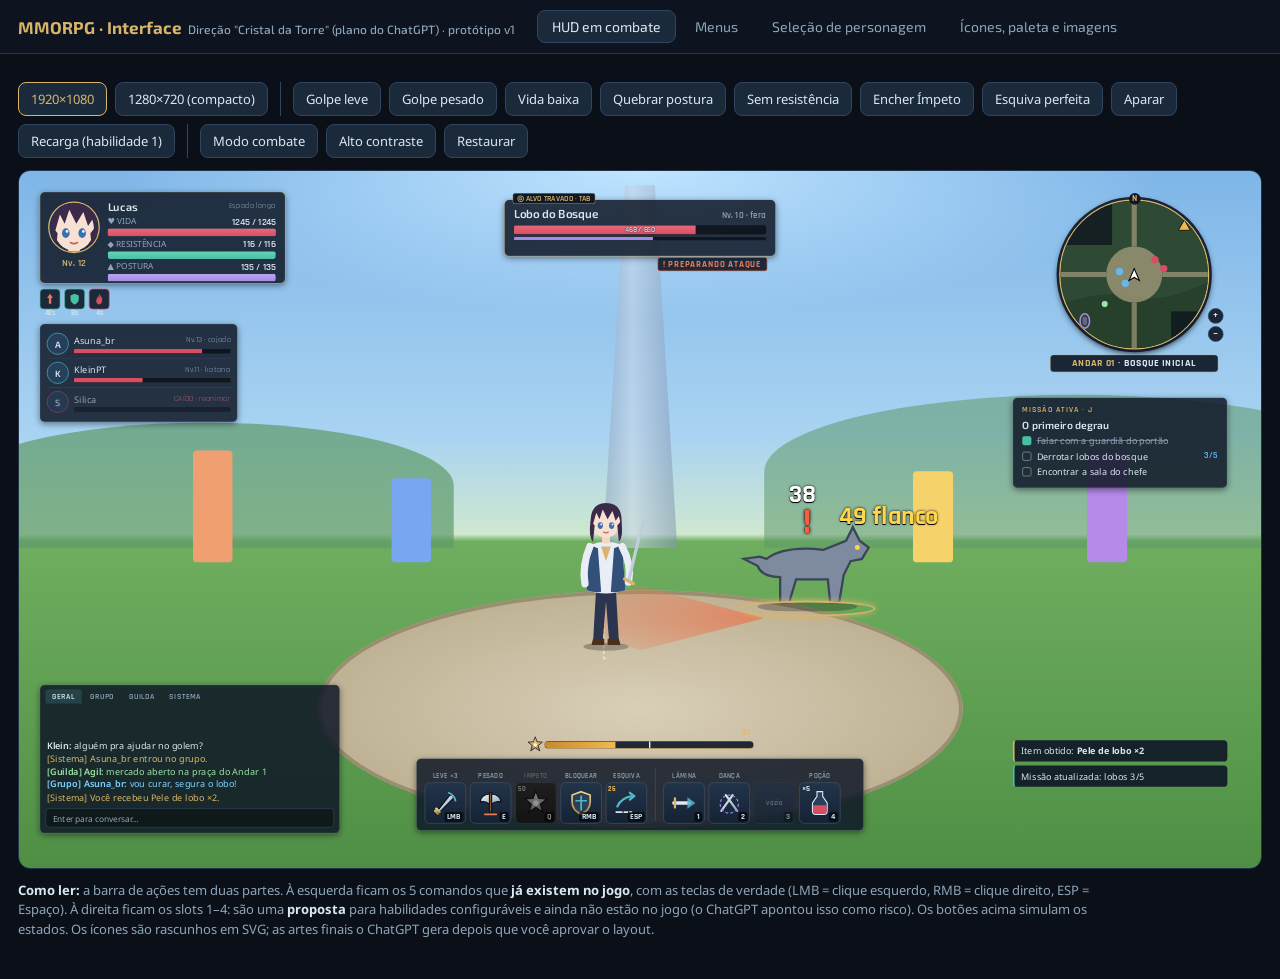
<file: ui/prototipo_interface_v1.html>
<!DOCTYPE html>
<html lang="pt-BR">
<head>
<meta charset="utf-8">
<meta name="viewport" content="width=device-width, initial-scale=1">
<title>MMORPG — Protótipo de Interface (Cristal da Torre) v1</title>
<link rel="preconnect" href="https://fonts.googleapis.com">
<link href="https://fonts.googleapis.com/css2?family=Rajdhani:wght@500;600;700&family=Exo+2:wght@500;600;700&family=Noto+Sans:wght@400;500;600&display=swap" rel="stylesheet">
<style>
:root{
  --bg:#101827; --panel:#1B2A3B; --txt:#D9E7F0; --txt2:#8EA6B9; --ouro:#D8B56A; --cristal:#52B6C7;
  --vida:#D94D62; --res:#49BFA3; --post:#A38AE5; --imp:#F0B94F; --aviso:#E97954; --info:#65B9ED;
  --hudop:.86;
}
*{box-sizing:border-box;margin:0;padding:0}
html,body{height:100%;background:#0a0f18;color:var(--txt);font-family:"Noto Sans",system-ui,sans-serif}
button{font:inherit;color:inherit;cursor:pointer}
.num{font-family:Rajdhani,sans-serif;font-weight:600;letter-spacing:.02em}
.tit{font-family:"Exo 2",sans-serif;font-weight:600}

/* ---------- barra superior da página ---------- */
.topo{display:flex;align-items:center;gap:14px;padding:10px 18px;background:#0d1420;border-bottom:1px solid #22344a;position:sticky;top:0;z-index:50;flex-wrap:wrap}
.topo h1{font-family:"Exo 2";font-size:17px;font-weight:700;color:var(--ouro);margin-right:8px}
.topo h1 small{color:var(--txt2);font-weight:500;font-size:12px;margin-left:6px}
.abas{display:flex;gap:4px;flex-wrap:wrap}
.abas a{padding:7px 14px;border-radius:8px;color:var(--txt2);text-decoration:none;font-family:"Exo 2";font-size:14px;border:1px solid transparent}
.abas a.on{color:var(--txt);background:var(--panel);border-color:#2f4560}
.vista{display:none;padding:16px 18px 40px}
.vista.on{display:block}

/* ---------- palco do HUD (escala para caber) ---------- */
.palco-wrap{position:relative;width:100%;overflow:hidden;border-radius:12px;border:1px solid #22344a;background:#000}
.palco{position:absolute;left:0;top:0;transform-origin:0 0;overflow:hidden}
.palco.r1080{width:1920px;height:1080px}
.palco.r720{width:1280px;height:720px}
.controles{display:flex;flex-wrap:wrap;gap:8px;margin:12px 0}
.controles button,.chip{background:var(--panel);border:1px solid #2f4560;border-radius:8px;padding:7px 12px;font-size:13px}
.controles button:hover{border-color:var(--cristal)}
.controles .sep{width:1px;background:#2f4560;margin:0 4px}
.controles button.on{border-color:var(--ouro);color:var(--ouro)}
.nota{color:var(--txt2);font-size:13px;line-height:1.5;max-width:1100px}
.nota b{color:var(--txt)}

/* cena de fundo (sem imagens: só gradientes) */
.cena{position:absolute;inset:0;background:
  radial-gradient(ellipse 60% 30% at 50% 0%,#bfe4ff 0%,transparent 70%),
  linear-gradient(#7fb6e8 0%,#a9d3f2 38%,#cfe8d0 52%,#6fae5f 53%,#4f8f45 100%)}
.cena .torre{position:absolute;left:47%;top:2%;width:6%;height:52%;background:linear-gradient(90deg,#8aa0bd,#c9d6e6 40%,#7d93b0);clip-path:polygon(30% 0,70% 0,100% 100%,0 100%);opacity:.55}
.cena .morro{position:absolute;bottom:46%;border-radius:50% 50% 0 0;background:#5f9a6a;opacity:.7}
.cena .piso{position:absolute;left:24%;top:60%;width:52%;height:34%;border-radius:50%;background:radial-gradient(#d9cfb8,#bfb294 70%,#a99c7d);box-shadow:0 0 0 6px #9a8e70 inset}
.cena .pilar{position:absolute;width:3.2%;height:16%;border-radius:6px;bottom:44%}
.r720 .cena .pilar{border-radius:4px}
.telegrafo{position:absolute;left:47%;top:58%;width:13%;height:12%;background:radial-gradient(ellipse at 100% 50%,rgba(233,121,84,.8),rgba(233,121,84,.25) 75%,transparent 77%);clip-path:polygon(100% 50%,0 0,0 100%);animation:pul 1s infinite}
.telegrafo::after{content:"";position:absolute;inset:0;border:3px dashed rgba(255,230,210,.8);clip-path:inherit}
@keyframes pul{50%{opacity:.55}}
.ent{position:absolute}
.ent svg{width:100%;height:100%;overflow:visible}
.excl{position:absolute;left:50%;transform:translateX(-50%);top:-22%;font:700 54px Rajdhani;color:#ff5a3c;text-shadow:0 0 6px #000,0 0 2px #000}
.r720 .excl{font-size:36px}
.anel-alvo{position:absolute;left:8%;right:8%;bottom:-6%;height:18%;border:3px solid var(--ouro);border-radius:50%;box-shadow:0 0 10px var(--ouro)}
.dano{position:absolute;font:700 40px Rajdhani;color:#fff;text-shadow:0 2px 0 #000,0 0 4px #000;animation:sobe 1.4s ease-out infinite}
.dano.fl{color:#ffd54a}.dano.pq{color:#ff8ad8}
.r720 .dano{font-size:28px}
@keyframes sobe{0%{transform:translateY(0);opacity:0}10%{opacity:1}70%{opacity:1}100%{transform:translateY(-60px);opacity:0}}

/* ---------- componentes do HUD ---------- */
.hud{position:absolute;inset:0;font-size:16px}
.pn{position:absolute;background:rgba(16,24,39,var(--hudop));border:1px solid rgba(142,166,185,.28);border-radius:8px;box-shadow:0 3px 10px rgba(0,0,0,.45)}
.pn.ouro{border-color:rgba(216,181,106,.55)}
.alto-contraste .pn{background:rgba(5,8,14,.96);border-color:#fff}
.alto-contraste .barra .fundo{background:#000;outline:1px solid #fff}

/* jogador */
#pJog{left:32px;top:32px;width:380px;height:142px;padding:12px 14px 12px 104px}
.retrato{position:absolute;left:12px;top:14px;width:80px;height:80px;border-radius:50%;border:2px solid var(--ouro);background:radial-gradient(circle at 50% 35%,#35506e,#152234);overflow:hidden}
.retrato svg{width:100%;height:100%}
.nv{position:absolute;left:12px;top:100px;width:80px;text-align:center;font-size:15px;color:var(--ouro)}
.nome{font-size:17px;margin-bottom:6px;display:flex;justify-content:space-between}
.nome span:last-child{color:var(--txt2);font-size:13px;font-family:Rajdhani}
.barra{margin:5px 0}
.barra .rot{display:flex;justify-content:space-between;font-size:13px;color:var(--txt2);line-height:1}
.barra .rot b{font-family:Rajdhani;font-weight:600;color:var(--txt);font-size:15px}
.barra .fundo{position:relative;height:12px;background:rgba(0,0,0,.55);border-radius:3px;overflow:hidden;margin-top:3px}
.barra .ench{position:absolute;inset:0 auto 0 0;border-radius:3px;transition:width .25s}
.barra .atras{position:absolute;inset:0 auto 0 0;background:#fff8;transition:width .6s .35s}
.barra.vida .ench{background:linear-gradient(#e8687b,var(--vida))}
.barra.res .ench{background:linear-gradient(#63d6b9,var(--res))}
.barra.post .ench{background:linear-gradient(#bba6f0,var(--post))}
.barra .ico{display:inline-block;width:12px;margin-right:4px}
.vida-baixa .barra.vida .fundo{animation:perigo .9s infinite}
@keyframes perigo{50%{box-shadow:0 0 0 2px #ff3b55,0 0 12px #ff3b55}}
.quebrada{position:absolute;right:10px;top:8px;font:700 13px Rajdhani;color:#ff8ad8;letter-spacing:.06em;display:none;align-items:center;gap:4px}
.post-quebrada .quebrada{display:flex}
.post-quebrada .nome span:last-child{visibility:hidden}
.post-quebrada .barra.post .fundo{background:repeating-linear-gradient(45deg,#3a2a52 0 6px,#20172e 6px 12px)}
.sem-res .barra.res .fundo{animation:pisca .18s 2}
@keyframes pisca{50%{box-shadow:0 0 0 2px #fff}}

/* buffs (abaixo do painel do jogador) */
#buffs{position:absolute;left:32px;top:182px;display:flex;gap:6px}
.buff{width:32px;height:32px;border-radius:6px;background:rgba(16,24,39,.9);border:1px solid #49BFA3;position:relative;display:grid;place-items:center}
.buff.deb{border-color:var(--vida)}
.buff svg{width:22px;height:22px}
.buff i{position:absolute;bottom:-14px;left:0;right:0;text-align:center;font:600 12px Rajdhani;font-style:normal;color:var(--txt)}
.buff.fim{animation:pisca 1s infinite}

/* grupo */
#pGrupo{left:32px;top:236px;width:306px;padding:8px 10px}
.memb{display:flex;align-items:center;gap:8px;padding:5px 0;border-bottom:1px solid rgba(142,166,185,.15)}
.memb:last-child{border:0}
.memb .av{width:34px;height:34px;border-radius:50%;background:#26405c;border:1px solid var(--cristal);display:grid;place-items:center;font:600 14px "Exo 2"}
.memb .info{flex:1}
.memb .info div:first-child{font-size:14px;display:flex;justify-content:space-between}
.memb .info small{color:var(--txt2);font-family:Rajdhani;font-size:13px}
.memb .mini{height:7px;background:rgba(0,0,0,.55);border-radius:2px;margin-top:3px;overflow:hidden}
.memb .mini i{display:block;height:100%;background:var(--vida)}
.memb.caido{opacity:.6}.memb.caido .av{border-color:var(--vida)}

/* alvo travado */
#pAlvo{left:750px;top:44px;width:420px;height:88px;padding:10px 14px}
#pAlvo .l1{display:flex;justify-content:space-between;align-items:baseline}
#pAlvo .l1 .tit{font-size:18px}
#pAlvo .l1 .num{color:var(--txt2);font-size:14px}
#pAlvo .hp{height:14px;background:rgba(0,0,0,.55);border-radius:3px;margin-top:6px;position:relative;overflow:hidden}
#pAlvo .hp i{position:absolute;inset:0 auto 0 0;background:linear-gradient(#e8687b,var(--vida))}
#pAlvo .hp span{position:absolute;inset:0;text-align:center;font:600 12px/14px Rajdhani;text-shadow:0 1px 2px #000}
#pAlvo .pt{height:5px;background:rgba(0,0,0,.55);border-radius:2px;margin-top:4px;overflow:hidden}
#pAlvo .pt i{display:block;height:100%;background:var(--post)}
#pAlvo .estado{position:absolute;right:12px;bottom:-24px;font:700 14px Rajdhani;color:var(--aviso);letter-spacing:.08em;background:rgba(16,24,39,.9);padding:1px 8px;border-radius:4px;border:1px solid var(--aviso)}
.alvo-trava{position:absolute;left:12px;top:-11px;font:600 12px Rajdhani;color:var(--ouro);background:var(--bg);padding:0 6px;border:1px solid rgba(216,181,106,.55);border-radius:4px}

/* minimapa */
#mini{left:1580px;top:32px;width:288px;height:288px;background:none;border:0;box-shadow:none}
.mapa-c{position:absolute;left:28px;top:12px;width:232px;height:232px;border-radius:50%;overflow:hidden;border:2px solid var(--ouro);box-shadow:0 0 0 4px rgba(16,24,39,.9),0 4px 12px #000;background:#22382a}
.mapa-c svg{width:100%;height:100%}
.norte{position:absolute;left:136px;top:2px;font:700 14px Rajdhani;color:var(--ouro);background:var(--bg);border-radius:50%;width:18px;height:18px;text-align:center;line-height:18px}
.andar{position:absolute;left:14px;right:14px;top:252px;text-align:center;font:700 15px Rajdhani;letter-spacing:.08em;background:rgba(16,24,39,.92);border:1px solid rgba(216,181,106,.55);border-radius:6px;padding:3px 0;color:var(--txt)}
.andar b{color:var(--ouro)}
.mini-bts{position:absolute;right:6px;top:180px;display:flex;flex-direction:column;gap:4px}
.mini-bts span{width:24px;height:24px;border-radius:50%;background:rgba(16,24,39,.92);border:1px solid #2f4560;display:grid;place-items:center;font:700 14px Rajdhani}

/* missão */
#pMissao{left:1536px;top:350px;width:332px;padding:10px 14px}
#pMissao h4{font:600 13px Rajdhani;letter-spacing:.1em;color:var(--ouro);margin-bottom:6px}
.obj{font-size:14px;margin:5px 0;display:flex;gap:8px;align-items:flex-start}
.obj .ck{width:14px;height:14px;border:1px solid var(--txt2);border-radius:3px;margin-top:3px;flex:none}
.obj.ok{color:var(--txt2);text-decoration:line-through}
.obj.ok .ck{background:var(--res);border-color:var(--res)}
.obj .num{margin-left:auto;color:var(--info)}
.qtit{font:600 16px "Exo 2";margin-bottom:4px}

/* chat */
#pChat{left:32px;top:794px;width:464px;height:230px;display:flex;flex-direction:column}
.chat-abas{display:flex;gap:2px;padding:6px 8px 0}
.chat-abas span{font:600 13px Rajdhani;letter-spacing:.05em;padding:3px 10px;border-radius:5px 5px 0 0;color:var(--txt2)}
.chat-abas span.on{background:rgba(82,182,199,.18);color:var(--txt)}
.chat-msgs{flex:1;padding:6px 10px;font-size:14px;line-height:1.45;overflow:hidden;display:flex;flex-direction:column;justify-content:flex-end}
.chat-msgs .g{color:#d9e7f0}.chat-msgs .p{color:#7fd3ff}.chat-msgs .s{color:var(--ouro)}.chat-msgs .gu{color:#9be3a5}
.chat-msgs b{font-weight:600}
.chat-in{margin:0 8px 8px;height:30px;border-radius:6px;background:rgba(0,0,0,.4);border:1px solid #2f4560;color:var(--txt2);font-size:13px;padding:6px 10px}

/* barra de ações */
#barra{left:614px;top:908px;width:692px;height:112px;padding:10px 12px;display:flex;gap:10px;align-items:flex-end}
.grupo-acoes{display:flex;gap:6px}
.div-v{width:1px;align-self:stretch;background:rgba(142,166,185,.3);margin:4px 2px}
.slot{width:64px;height:64px;border-radius:8px;position:relative;background:linear-gradient(#22344a,#152234);border:1px solid #3a5470;display:grid;place-items:center}
.slot svg{width:42px;height:42px}
.slot .tecla{position:absolute;right:3px;bottom:2px;font:700 12px Rajdhani;background:rgba(0,0,0,.6);padding:0 4px;border-radius:3px;color:var(--txt)}
.slot .nm{position:absolute;left:0;right:0;top:-17px;text-align:center;font:600 11px Rajdhani;color:var(--txt2);letter-spacing:.04em;white-space:nowrap}
.slot.vazio{border-style:dashed;opacity:.55}
.slot.vazio::after{content:"vazio";font:600 11px Rajdhani;color:var(--txt2)}
.slot .cd{position:absolute;inset:0;border-radius:7px;background:conic-gradient(rgba(0,0,0,.72) var(--p,0%),transparent 0);display:none;place-items:center;font:700 22px Rajdhani;text-shadow:0 1px 2px #000}
.slot.recarga .cd{display:grid}
.slot.indisp{filter:grayscale(1) brightness(.6)}
.slot.pronto{border-color:var(--imp);box-shadow:0 0 0 1px var(--imp),0 0 14px rgba(240,185,79,.6)}
.slot.flash{animation:flash .25s}
@keyframes flash{50%{box-shadow:0 0 0 3px #fff,0 0 22px #fff}}
.slot.custo::before{content:attr(data-custo);position:absolute;left:3px;top:2px;font:700 11px Rajdhani;color:var(--imp)}

/* ímpeto */
#imp{left:784px;top:876px;width:352px;height:22px;background:none;border:0;box-shadow:none}
#imp .fundo{position:absolute;left:28px;right:0;top:5px;height:12px;background:rgba(16,24,39,.9);border:1px solid rgba(240,185,79,.5);border-radius:6px;overflow:hidden}
#imp .ench{position:absolute;inset:0 auto 0 0;background:linear-gradient(90deg,#c98a2a,var(--imp));transition:width .3s}
#imp .marca{position:absolute;left:50%;top:-3px;bottom:-3px;width:2px;background:#fff}
#imp .emb{position:absolute;left:0;top:-3px;width:28px;height:28px}
#imp .val{position:absolute;right:4px;top:-17px;font:700 14px Rajdhani;color:var(--imp)}
#imp.cheio .fundo{box-shadow:0 0 10px rgba(240,185,79,.8)}

/* notificações */
#notif{position:absolute;left:1536px;top:880px;width:332px;display:flex;flex-direction:column;gap:6px}
.nt{background:rgba(16,24,39,.92);border-left:3px solid var(--info);border-radius:6px;padding:7px 10px;font-size:14px;animation:entra .25s}
.nt.ouro{border-color:var(--ouro)}.nt.res{border-color:var(--res)}
@keyframes entra{from{transform:translateX(30px);opacity:0}}

/* mensagens centrais de combate */
#msgCentro{position:absolute;left:0;right:0;top:300px;text-align:center;font:700 34px "Exo 2";letter-spacing:.06em;text-shadow:0 2px 0 #000,0 0 10px #000;opacity:0;transition:opacity .2s}
#msgCentro.on{opacity:1}
.flashTela{position:absolute;inset:0;pointer-events:none;opacity:0}
.flashTela.on{animation:fl .4s}
@keyframes fl{20%{opacity:1}}

/* modo combate: esconde o secundário */
.modo-combate #pChat .chat-msgs, .modo-combate #pChat .chat-abas{opacity:.15}
.modo-combate #pMissao{opacity:.35}
.modo-combate #pGrupo{opacity:.55}

/* ---------- versão 1280x720 (compacta) ---------- */
.r720 .hud{font-size:14px}
.r720 #pJog{left:20px;top:20px;width:290px;height:116px;padding:8px 10px 8px 78px}
.r720 .retrato{left:8px;top:10px;width:60px;height:60px}
.r720 .nv{left:8px;top:74px;width:60px;font-size:13px}
.r720 .nome{font-size:14px;margin-bottom:2px}
.r720 .barra{margin:3px 0}
.r720 .barra .rot{font-size:12px}.r720 .barra .rot b{font-size:14px}
.r720 .barra .fundo{height:9px;margin-top:2px}
.r720 #buffs{left:20px;top:142px}
.r720 .buff{width:26px;height:26px}.r720 .buff svg{width:18px;height:18px}
.r720 #pGrupo{left:20px;top:184px;width:240px;padding:5px 8px}
.r720 .memb{padding:3px 0}.r720 .memb .av{width:26px;height:26px;font-size:12px}
.r720 .memb .info div:first-child{font-size:13px}
.r720 #pAlvo{left:485px;top:22px;width:310px;height:66px;padding:6px 10px}
.r720 #pAlvo .l1 .tit{font-size:15px}
.r720 #pAlvo .hp{height:11px;margin-top:4px}
.r720 #pAlvo .estado{font-size:12px;bottom:-20px}
.r720 #mini{left:1086px;top:16px;width:174px;height:174px}
.r720 .mapa-c{left:14px;top:8px;width:146px;height:146px}
.r720 .norte{left:78px;top:0;font-size:12px;width:16px;height:16px;line-height:16px}
.r720 .andar{left:-20px;right:-20px;top:160px;font-size:12px;padding:2px 0;white-space:nowrap}
.r720 .mini-bts{display:none}
.r720 #pMissao{left:1010px;top:214px;width:250px;padding:6px 10px}
.r720 #pMissao .obj:nth-of-type(n+3){display:none}
.r720 .obj{font-size:13px}.r720 .qtit{font-size:14px}
.r720 #pChat{left:20px;top:560px;width:330px;height:140px}
.r720 .chat-msgs{font-size:13px}
.r720 .chat-msgs div:nth-last-child(n+3){display:none}
.r720 #barra{left:416px;top:628px;width:476px;height:80px;padding:6px 8px;gap:6px}
.r720 .grupo-acoes{gap:4px}
.r720 .slot{width:44px;height:44px}.r720 .slot svg{width:28px;height:28px}
.r720 .slot .nm{display:none}
.r720 .slot .tecla{font-size:11px}
.r720 .slot.vazio::after{font-size:10px}
.r720 .slot .cd{font-size:16px}
.r720 #imp{left:500px;top:604px;width:280px}
.r720 #notif{left:1010px;top:600px;width:250px}
.r720 .nt{font-size:13px;padding:5px 8px}
.r720 #msgCentro{top:200px;font-size:26px}

/* ---------- menus ---------- */
.menu{max-width:1280px;margin:0 auto;background:rgba(16,24,39,.96);border:1px solid rgba(216,181,106,.45);border-radius:12px;box-shadow:0 10px 40px #000;overflow:hidden;display:grid;grid-template-rows:auto 1fr auto;min-height:680px}
.menu-topo{display:flex;align-items:center;gap:4px;padding:10px 14px;border-bottom:1px solid rgba(142,166,185,.25);background:linear-gradient(#1B2A3B,#152234);flex-wrap:wrap}
.menu-topo .tt{font:700 18px "Exo 2";color:var(--ouro);margin-right:14px}
.mt{padding:6px 12px;border-radius:7px;font:600 14px "Exo 2";color:var(--txt2);border:1px solid transparent;background:none}
.mt kbd{font:700 11px Rajdhani;background:#0b121d;border:1px solid #2f4560;border-radius:3px;padding:0 4px;margin-left:6px;color:var(--txt2)}
.mt.on{background:rgba(82,182,199,.15);color:var(--txt);border-color:rgba(82,182,199,.5)}
.menu-corpo{padding:16px;min-height:560px}
.menu-rodape{display:flex;justify-content:space-between;padding:10px 16px;border-top:1px solid rgba(142,166,185,.25);font-size:13px;color:var(--txt2)}
.menu-rodape kbd,.k{font:700 12px Rajdhani;background:#0b121d;border:1px solid #2f4560;border-radius:3px;padding:0 5px;margin:0 3px;color:var(--txt)}
.mp{display:none}.mp.on{display:block}
.cols{display:grid;gap:16px}
.cx{background:rgba(27,42,59,.55);border:1px solid rgba(142,166,185,.22);border-radius:10px;padding:14px}
.cx h3{font:600 15px "Exo 2";color:var(--ouro);margin-bottom:10px;letter-spacing:.03em}
.filtros{display:flex;gap:6px;margin-bottom:10px;flex-wrap:wrap}
.filtros span{font:600 13px Rajdhani;padding:3px 10px;border-radius:12px;border:1px solid #2f4560;color:var(--txt2)}
.filtros span.on{border-color:var(--cristal);color:var(--txt)}
.grade{display:grid;grid-template-columns:repeat(8,64px);gap:6px}
.cel{width:64px;height:64px;border-radius:8px;background:#0e1724;border:1px solid #2a3d54;position:relative;display:grid;place-items:center}
.cel svg{width:40px;height:40px}
.cel i{position:absolute;right:4px;bottom:1px;font:700 13px Rajdhani;font-style:normal}
.cel.comum{border-color:#8EA6B9}.cel.inc{border-color:#49BFA3}.cel.raro{border-color:#65B9ED}.cel.epico{border-color:#A38AE5}.cel.lend{border-color:#D8B56A;box-shadow:0 0 8px rgba(216,181,106,.4) inset}
.cel.sel{outline:2px solid #fff;outline-offset:1px}
.raridade{font:600 13px Rajdhani;letter-spacing:.08em}
.linha{display:flex;justify-content:space-between;padding:4px 0;font-size:14px;border-bottom:1px solid rgba(142,166,185,.12)}
.linha b{font-family:Rajdhani;font-size:16px;font-weight:600}
.mais{color:#6be3a0}.menos{color:#ff7a8a}
.bt{background:linear-gradient(#2a4058,#1d2e42);border:1px solid #3e5a78;border-radius:8px;padding:8px 14px;font:600 14px "Exo 2"}
.bt.pri{background:linear-gradient(#d8b56a,#a8853f);color:#1a1206;border-color:#e8cc8c}
.vrm{position:relative;border-radius:10px;background:radial-gradient(ellipse at 50% 85%,rgba(82,182,199,.25),transparent 60%),linear-gradient(#1b2a3b,#0e1724);border:1px solid rgba(142,166,185,.25);display:grid;place-items:center;overflow:hidden}
.vrm .etq{position:absolute;left:10px;top:8px;font:600 12px Rajdhani;color:var(--txt2);letter-spacing:.08em}
.vrm .gira{position:absolute;bottom:10px;left:0;right:0;text-align:center;font-size:12px;color:var(--txt2)}
.eqslot{display:flex;align-items:center;gap:10px;padding:7px;border-radius:8px;background:#0e1724;border:1px solid #2a3d54;margin-bottom:8px}
.eqslot .cel{width:48px;height:48px}.eqslot .cel svg{width:30px;height:30px}
.eqslot small{display:block;color:var(--txt2);font:600 12px Rajdhani;letter-spacing:.06em}
.attr{display:grid;grid-template-columns:70px 1fr 50px 70px;align-items:center;gap:8px;padding:7px 0;border-bottom:1px solid rgba(142,166,185,.12)}
.attr .sig{font:700 18px Rajdhani;color:var(--ouro)}
.attr .desc{font-size:13px;color:var(--txt2)}
.attr .v{font:700 20px Rajdhani;text-align:center}
.attr .pm{display:flex;gap:4px}
.attr .pm button{width:28px;height:28px;border-radius:6px;background:#1d2e42;border:1px solid #3e5a78;font:700 16px Rajdhani}
.arvore{position:relative;height:500px;background:radial-gradient(ellipse at 50% 30%,rgba(82,182,199,.08),transparent 70%)}
.arvore svg.lig{position:absolute;inset:0;width:100%;height:100%}
.no{position:absolute;width:64px;height:64px;transform:translate(-50%,-50%);border-radius:12px;display:grid;place-items:center;background:#0e1724;border:2px solid #3a5470}
.no svg{width:36px;height:36px}
.no.adq{border-color:var(--ouro);background:linear-gradient(#3a3020,#1c1810)}
.no.disp{border-color:var(--cristal);box-shadow:0 0 10px rgba(82,182,199,.5)}
.no.bloq{opacity:.45;border-style:dashed}
.no.bloq::after{content:"🔒";position:absolute;right:-6px;top:-8px;font-size:13px}
.no small{position:absolute;top:68px;white-space:nowrap;font:600 12px Rajdhani;color:var(--txt2)}
.no.sel{outline:2px solid #fff;outline-offset:3px}
.cfg{display:grid;grid-template-columns:1fr 260px 60px;gap:10px;align-items:center;padding:9px 0;border-bottom:1px solid rgba(142,166,185,.12);font-size:14px}
.cfg input[type=range]{width:100%;accent-color:var(--cristal)}
.cfg .num{text-align:right}
.tog{width:44px;height:24px;border-radius:12px;background:#2a3d54;position:relative;border:1px solid #3e5a78}
.tog::after{content:"";position:absolute;left:2px;top:2px;width:18px;height:18px;border-radius:50%;background:#8EA6B9;transition:.15s}
.tog.on{background:rgba(82,182,199,.5)}.tog.on::after{left:22px;background:#fff}
.missao{padding:10px;border-radius:8px;border:1px solid #2a3d54;margin-bottom:8px;background:#0e1724}
.missao.on{border-color:var(--ouro)}
.missao small{color:var(--txt2);font-family:Rajdhani;font-size:13px}
.tag{font:700 11px Rajdhani;padding:1px 6px;border-radius:4px;letter-spacing:.06em;margin-right:6px}
.tag.pri{background:rgba(216,181,106,.2);color:var(--ouro)}.tag.sec{background:rgba(101,185,237,.2);color:var(--info)}

/* seleção de personagem */
.selpers{display:grid;grid-template-columns:320px 1fr 300px;gap:16px;max-width:1280px;margin:0 auto;min-height:640px}
.pslot{padding:12px;border-radius:10px;border:1px solid #2a3d54;background:#0e1724;margin-bottom:10px;display:flex;gap:12px;align-items:center}
.pslot.on{border-color:var(--ouro);box-shadow:0 0 0 1px var(--ouro)}
.pslot .av{width:52px;height:52px;border-radius:50%;background:#26405c;border:2px solid var(--cristal);overflow:hidden}
.pslot small{color:var(--txt2);font:600 13px Rajdhani}
.pslot.novo{border-style:dashed;justify-content:center;color:var(--txt2);min-height:76px}

/* ícones e paleta */
.pal{display:grid;grid-template-columns:repeat(auto-fill,minmax(150px,1fr));gap:10px}
.sw{border-radius:10px;overflow:hidden;border:1px solid #2a3d54}
.sw div{height:64px}.sw p{padding:6px 10px;font-size:13px;background:#0e1724}.sw p b{display:block;font:600 14px Rajdhani}
.icos{display:grid;grid-template-columns:repeat(auto-fill,minmax(110px,1fr));gap:10px}
.icc{background:#0e1724;border:1px solid #2a3d54;border-radius:10px;padding:12px 6px;text-align:center;font-size:12px;color:var(--txt2)}
.icc .slot{margin:0 auto 8px}
table.ass{width:100%;border-collapse:collapse;font-size:13px}
table.ass th,table.ass td{padding:6px 8px;border-bottom:1px solid rgba(142,166,185,.15);text-align:left}
table.ass th{color:var(--ouro);font-family:"Exo 2";font-weight:600}
table.ass td:first-child{font-family:Rajdhani;font-weight:600;font-size:14px;color:var(--txt)}
.p0{color:#ff8a9a;font:700 12px Rajdhani}.p1{color:var(--imp);font:700 12px Rajdhani}.p2{color:var(--info);font:700 12px Rajdhani}.p3{color:var(--txt2);font:700 12px Rajdhani}
</style>
</head>
<body>

<!-- ícones (rascunhos em SVG; as artes finais serão geradas depois) -->
<svg width="0" height="0" style="position:absolute">
<defs>
  <linearGradient id="gAco" x1="0" y1="0" x2="1" y2="1"><stop offset="0" stop-color="#f2f7ff"/><stop offset="1" stop-color="#8ea6b9"/></linearGradient>
  <linearGradient id="gOuro" x1="0" y1="0" x2="0" y2="1"><stop offset="0" stop-color="#f3d58f"/><stop offset="1" stop-color="#a8853f"/></linearGradient>
  <symbol id="i-leve" viewBox="0 0 48 48"><path d="M10 38 L32 10 L38 10 L38 16 L14 40Z" fill="url(#gAco)" stroke="#0b121d" stroke-width="2"/><path d="M8 34l6 6M11 43l-5-5" stroke="url(#gOuro)" stroke-width="4" stroke-linecap="round"/><path d="M30 6 q10 4 12 14" stroke="#52B6C7" stroke-width="3" fill="none" stroke-linecap="round"/></symbol>
  <symbol id="i-pesado" viewBox="0 0 48 48"><path d="M22 6 h4 v34 h-4z" fill="#8a5a2e" stroke="#0b121d" stroke-width="2"/><path d="M26 8 q16 2 16 14 q-10 -2 -16 4z M22 8 q-16 2 -16 14 q10 -2 16 4z" fill="url(#gAco)" stroke="#0b121d" stroke-width="2"/><path d="M14 44 h20" stroke="#E97954" stroke-width="3" stroke-linecap="round"/></symbol>
  <symbol id="i-bloq" viewBox="0 0 48 48"><path d="M24 4 L40 10 V22 C40 33 33 40 24 44 C15 40 8 33 8 22 V10Z" fill="#2a4058" stroke="url(#gOuro)" stroke-width="3"/><path d="M24 12 V36 M15 20 H33" stroke="#52B6C7" stroke-width="3" stroke-linecap="round"/></symbol>
  <symbol id="i-esq" viewBox="0 0 48 48"><path d="M8 30 q8 -16 26 -18" stroke="#52B6C7" stroke-width="4" fill="none" stroke-linecap="round"/><path d="M30 6 l8 6 -8 6" fill="none" stroke="#52B6C7" stroke-width="4" stroke-linecap="round" stroke-linejoin="round"/><path d="M6 40 h10 M20 40 h6 M30 40 h3" stroke="#D9E7F0" stroke-width="3" stroke-linecap="round"/></symbol>
  <symbol id="i-imp" viewBox="0 0 48 48"><path d="M24 3 l5 13 14 1 -11 9 4 14 -12 -8 -12 8 4 -14 -11 -9 14 -1z" fill="url(#gOuro)" stroke="#0b121d" stroke-width="2"/><circle cx="24" cy="24" r="5" fill="#fff4cf"/></symbol>
  <symbol id="i-aparar" viewBox="0 0 48 48"><path d="M10 38 L34 14 M14 14 L38 38" stroke="url(#gAco)" stroke-width="5" stroke-linecap="round"/><circle cx="24" cy="26" r="6" fill="none" stroke="#F0B94F" stroke-width="3"/><path d="M24 6v6M8 26h6M34 26h6" stroke="#F0B94F" stroke-width="3" stroke-linecap="round"/></symbol>
  <symbol id="i-fogo" viewBox="0 0 48 48"><path d="M24 4 C30 14 38 18 36 30 C35 39 29 44 24 44 C17 44 11 38 12 29 C13 22 18 20 18 12 C22 16 22 20 24 22 C26 16 22 10 24 4Z" fill="#E97954" stroke="#0b121d" stroke-width="2"/><path d="M24 26 C28 31 29 35 24 40 C19 36 20 31 24 26Z" fill="#ffd27a"/></symbol>
  <symbol id="i-agua" viewBox="0 0 48 48"><path d="M24 4 C32 16 38 23 38 31 A14 14 0 0 1 10 31 C10 23 16 16 24 4Z" fill="#65B9ED" stroke="#0b121d" stroke-width="2"/><path d="M17 31 a7 7 0 0 0 7 7" stroke="#e8f7ff" stroke-width="3" fill="none" stroke-linecap="round"/></symbol>
  <symbol id="i-vento" viewBox="0 0 48 48"><path d="M6 18 h24 a6 6 0 1 0 -6 -6 M6 26 h32 a6 6 0 1 1 -6 6 M6 34 h14" stroke="#9be3d0" stroke-width="4" fill="none" stroke-linecap="round"/></symbol>
  <symbol id="i-terra" viewBox="0 0 48 48"><path d="M6 40 L16 18 L22 26 L30 8 L42 40Z" fill="#b08a5a" stroke="#0b121d" stroke-width="2"/><path d="M26 18 l4 -8 4 10" fill="#d8c29a"/></symbol>
  <symbol id="i-lamina" viewBox="0 0 48 48"><path d="M6 24 H34" stroke="#dfe8f2" stroke-width="6" stroke-linecap="round"/><path d="M30 14 L44 24 L30 34" fill="#52B6C7" opacity=".85"/><path d="M8 16 v16" stroke="#D8B56A" stroke-width="4" stroke-linecap="round"/></symbol>
  <symbol id="i-danca" viewBox="0 0 48 48"><path d="M10 38 L30 10 M38 38 L18 10" stroke="url(#gAco)" stroke-width="4" stroke-linecap="round"/><circle cx="24" cy="26" r="16" fill="none" stroke="#A38AE5" stroke-width="2" stroke-dasharray="5 4"/></symbol>
  <symbol id="i-cura" viewBox="0 0 48 48"><path d="M20 8h8v12h12v8H28v12h-8V28H8v-8h12z" fill="#49BFA3" stroke="#0b121d" stroke-width="2"/></symbol>
  <symbol id="i-pocao" viewBox="0 0 48 48"><path d="M19 4h10v8l8 12v14a6 6 0 0 1-6 6H17a6 6 0 0 1-6-6V24l8-12z" fill="#2a4058" stroke="#D9E7F0" stroke-width="2"/><path d="M12 28h24v10a5 5 0 0 1-5 5H17a5 5 0 0 1-5-5z" fill="#D94D62"/></symbol>
  <symbol id="i-elmo" viewBox="0 0 48 48"><path d="M8 30 C8 14 16 6 24 6 C32 6 40 14 40 30 V38 H30 V30 H18 V38 H8Z" fill="url(#gAco)" stroke="#0b121d" stroke-width="2"/><path d="M24 6 V22" stroke="#D8B56A" stroke-width="3"/></symbol>
  <symbol id="i-peito" viewBox="0 0 48 48"><path d="M10 10 L18 6 Q24 12 30 6 L38 10 L40 22 L34 24 V42 H14 V24 L8 22Z" fill="#6e8aa8" stroke="#0b121d" stroke-width="2"/><path d="M24 14 V40" stroke="#D8B56A" stroke-width="2"/></symbol>
  <symbol id="i-bota" viewBox="0 0 48 48"><path d="M14 6 H28 V30 L40 34 V42 H12 V30Z" fill="#7a5233" stroke="#0b121d" stroke-width="2"/><path d="M12 36 H40" stroke="#D8B56A" stroke-width="2"/></symbol>
  <symbol id="i-luva" viewBox="0 0 48 48"><path d="M14 44 V22 L12 10 Q14 6 17 10 L19 20 L20 6 Q23 3 25 7 L25 20 L27 8 Q30 6 31 10 L31 22 L35 14 Q39 13 38 18 L34 34 V44Z" fill="#8a6a4a" stroke="#0b121d" stroke-width="2"/></symbol>
  <symbol id="i-anel" viewBox="0 0 48 48"><circle cx="24" cy="28" r="12" fill="none" stroke="url(#gOuro)" stroke-width="5"/><path d="M18 12 L24 4 L30 12 L24 18Z" fill="#A38AE5" stroke="#0b121d" stroke-width="1.5"/></symbol>
  <symbol id="i-minerio" viewBox="0 0 48 48"><path d="M8 34 L14 14 L30 8 L42 22 L36 40 L16 42Z" fill="#5a6a80" stroke="#0b121d" stroke-width="2"/><path d="M20 20 L26 16 L30 24 L24 28Z" fill="#52B6C7"/></symbol>
  <symbol id="i-pele" viewBox="0 0 48 48"><path d="M10 12 Q24 4 38 12 L36 24 L42 34 Q24 44 6 34 L12 24Z" fill="#8a7a6a" stroke="#0b121d" stroke-width="2"/></symbol>
  <symbol id="i-chave" viewBox="0 0 48 48"><circle cx="14" cy="24" r="8" fill="none" stroke="url(#gOuro)" stroke-width="4"/><path d="M22 24 H42 M36 24 v8 M42 24 v6" stroke="#D8B56A" stroke-width="4" stroke-linecap="round"/></symbol>
  <symbol id="i-cajado" viewBox="0 0 48 48"><path d="M14 44 L30 14" stroke="#8a5a2e" stroke-width="4" stroke-linecap="round"/><circle cx="33" cy="10" r="7" fill="#52B6C7" stroke="#D8B56A" stroke-width="2"/></symbol>
  <symbol id="i-katana" viewBox="0 0 48 48"><path d="M8 42 Q26 28 42 6" stroke="url(#gAco)" stroke-width="4" fill="none" stroke-linecap="round"/><path d="M10 36 l6 6" stroke="#D94D62" stroke-width="5" stroke-linecap="round"/></symbol>
  <symbol id="i-machado" viewBox="0 0 48 48"><path d="M16 44 L30 8" stroke="#8a5a2e" stroke-width="4" stroke-linecap="round"/><path d="M26 10 Q42 8 42 24 Q34 18 24 22Z" fill="url(#gAco)" stroke="#0b121d" stroke-width="2"/></symbol>
  <symbol id="i-buffAtk" viewBox="0 0 48 48"><path d="M24 6 l10 14 h-6 v20 h-8 V20 h-6z" fill="#E97954"/></symbol>
  <symbol id="i-buffDef" viewBox="0 0 48 48"><path d="M24 6 L38 12 V24 C38 34 31 40 24 42 C17 40 10 34 10 24 V12Z" fill="#49BFA3"/></symbol>
  <symbol id="i-queima" viewBox="0 0 48 48"><path d="M24 6 C30 16 36 20 34 30 C33 38 28 42 24 42 C18 42 13 37 14 29 C15 22 20 20 20 13 C23 17 23 20 24 22 C26 16 22 11 24 6Z" fill="#D94D62"/></symbol>
  <symbol id="i-portal" viewBox="0 0 48 48"><ellipse cx="24" cy="24" rx="12" ry="18" fill="none" stroke="#A38AE5" stroke-width="4"/><ellipse cx="24" cy="24" rx="6" ry="11" fill="#A38AE5" opacity=".5"/></symbol>
  <symbol id="i-quebra" viewBox="0 0 48 48"><circle cx="24" cy="24" r="16" fill="none" stroke="#ff8ad8" stroke-width="4"/><path d="M24 6 L20 18 L28 24 L22 34 L26 42" stroke="#ff8ad8" stroke-width="3" fill="none"/></symbol>
  <!-- personagem estilo anime (rascunho; no jogo será o modelo VRM) -->
  <symbol id="pers" viewBox="0 0 100 200">
    <ellipse cx="50" cy="196" rx="28" ry="5" fill="#000" opacity=".25"/>
    <path d="M38 120 L34 190 H46 L50 140 L54 190 H66 L62 120Z" fill="#2b3550"/>
    <path d="M34 186 h14 v8 h-16z M52 186 h14 l2 8 h-16z" fill="#4a2e1e"/>
    <path d="M30 70 Q50 62 70 70 L74 126 Q50 134 26 126Z" fill="#e9eef6"/>
    <path d="M30 70 L26 126 Q38 130 44 128 L40 74Z M70 70 L74 126 Q62 130 56 128 L60 74Z" fill="#33507a"/>
    <path d="M44 72 L50 90 L56 72" fill="#D8B56A"/>
    <path d="M30 72 Q20 96 24 118" stroke="#e9eef6" stroke-width="9" fill="none" stroke-linecap="round"/>
    <path d="M70 72 Q82 94 78 116" stroke="#e9eef6" stroke-width="9" fill="none" stroke-linecap="round"/>
    <path d="M78 114 L96 40" stroke="url(#gAco)" stroke-width="4" stroke-linecap="round"/><path d="M73 112 L84 118" stroke="#D8B56A" stroke-width="4" stroke-linecap="round"/>
    <rect x="45" y="56" width="10" height="12" fill="#f4d6c4"/>
    <ellipse cx="50" cy="42" rx="17" ry="19" fill="#f8e1d2"/>
    <path d="M31 44 Q30 18 50 18 Q72 18 69 46 L66 34 L62 40 L58 28 L52 38 L46 26 L42 38 L38 30 L34 44Z" fill="#3b2a4a"/>
    <path d="M31 40 Q28 60 34 66 L36 46Z M69 40 Q72 60 66 66 L64 46Z" fill="#3b2a4a"/>
    <ellipse cx="43" cy="46" rx="3.2" ry="4.2" fill="#3a6fb0"/><ellipse cx="57" cy="46" rx="3.2" ry="4.2" fill="#3a6fb0"/>
    <circle cx="44" cy="44.5" r="1.1" fill="#fff"/><circle cx="58" cy="44.5" r="1.1" fill="#fff"/>
    <path d="M47 54 q3 2 6 0" stroke="#b46a5a" stroke-width="1.4" fill="none" stroke-linecap="round"/>
  </symbol>
  <symbol id="lobo" viewBox="0 0 120 80">
    <ellipse cx="60" cy="76" rx="44" ry="5" fill="#000" opacity=".25"/>
    <path d="M24 34 Q40 22 74 26 L94 18 L100 6 L106 18 L114 24 L108 34 L98 36 L92 48 L88 72 H80 L78 52 L50 52 L44 72 H36 L36 50 Q20 50 16 40 L4 34 L18 32Z" fill="#7d8aa0" stroke="#3a4558" stroke-width="2"/>
    <circle cx="104" cy="24" r="2.2" fill="#ffd54a"/>
  </symbol>
</defs>
</svg>

<header class="topo">
  <h1>MMORPG · Interface<small>Direção "Cristal da Torre" (plano do ChatGPT) · protótipo v1</small></h1>
  <nav class="abas" id="abas">
    <a href="#hud" data-v="hud">HUD em combate</a>
    <a href="#menus" data-v="menus">Menus</a>
    <a href="#personagem" data-v="personagem">Seleção de personagem</a>
    <a href="#icones" data-v="icones">Ícones, paleta e imagens</a>
  </nav>
</header>

<!-- ======================= HUD ======================= -->
<section class="vista" id="v-hud">
  <div class="controles" id="ctrl">
    <button data-res="1080" class="on">1920×1080</button>
    <button data-res="720">1280×720 (compacto)</button>
    <span class="sep"></span>
    <button data-acao="leve">Golpe leve</button>
    <button data-acao="pesado">Golpe pesado</button>
    <button data-acao="vida">Vida baixa</button>
    <button data-acao="postura">Quebrar postura</button>
    <button data-acao="semres">Sem resistência</button>
    <button data-acao="impeto">Encher Ímpeto</button>
    <button data-acao="perfeita">Esquiva perfeita</button>
    <button data-acao="aparar">Aparar</button>
    <button data-acao="recarga">Recarga (habilidade 1)</button>
    <span class="sep"></span>
    <button data-tog="modo-combate">Modo combate</button>
    <button data-tog="alto-contraste">Alto contraste</button>
    <button data-acao="reset">Restaurar</button>
  </div>
  <div class="palco-wrap" id="wrap">
    <div class="palco r1080" id="palco">
      <div class="cena">
        <div class="torre"></div>
        <div class="morro" style="left:-5%;width:40%;height:18%"></div>
        <div class="morro" style="left:60%;width:50%;height:22%;opacity:.55"></div>
        <div class="pilar" style="left:14%;background:#f0a070"></div>
        <div class="pilar" style="left:30%;background:#79a6f0;height:12%"></div>
        <div class="pilar" style="left:72%;background:#f5d26a;height:13%"></div>
        <div class="pilar" style="left:86%;background:#b58ae8"></div>
        <div class="piso"></div>
        <div class="telegrafo"></div>
        <div class="ent" style="left:57%;top:50%;width:13%;height:13%"><svg><use href="#lobo"/></svg><div class="excl">!</div><div class="anel-alvo"></div></div>
        <div class="ent" style="left:44%;top:45%;width:6.5%;height:24%"><svg><use href="#pers"/></svg></div>
        <div class="dano" style="left:62%;top:44%">38</div>
        <div class="dano fl" style="left:66%;top:47%;animation-delay:.5s">49 flanco</div>
      </div>
      <div class="flashTela" id="flash"></div>

      <div class="hud" id="hud">
        <!-- jogador -->
        <div class="pn ouro" id="pJog">
          <div class="retrato"><svg viewBox="29 20 42 42"><use href="#pers" width="100" height="200"/></svg></div>
          <div class="nv num">Nv. 12</div>
          <div class="quebrada"><svg width="16" height="16"><use href="#i-quebra"/></svg>POSTURA QUEBRADA <span id="tq">2.0</span>s</div>
          <div class="nome"><span class="tit">Lucas</span><span>Espada longa</span></div>
          <div class="barra vida"><div class="rot"><span>♥ VIDA</span><b id="tVida">1245 / 1245</b></div><div class="fundo"><div class="atras" id="aVida" style="width:100%"></div><div class="ench" id="bVida" style="width:100%"></div></div></div>
          <div class="barra res"><div class="rot"><span>◆ RESISTÊNCIA</span><b id="tRes">116 / 116</b></div><div class="fundo"><div class="ench" id="bRes" style="width:100%"></div></div></div>
          <div class="barra post"><div class="rot"><span>▲ POSTURA</span><b id="tPost">135 / 135</b></div><div class="fundo"><div class="ench" id="bPost" style="width:100%"></div></div></div>
        </div>
        <div id="buffs">
          <div class="buff" title="Ataque +10%"><svg><use href="#i-buffAtk"/></svg><i>42s</i></div>
          <div class="buff" title="Barreira de terra"><svg><use href="#i-buffDef"/></svg><i>8s</i></div>
          <div class="buff deb fim" title="Queimadura"><svg><use href="#i-queima"/></svg><i>4s</i></div>
        </div>

        <!-- grupo -->
        <div class="pn" id="pGrupo">
          <div class="memb"><div class="av">A</div><div class="info"><div>Asuna_br <small>Nv.13 · cajado</small></div><div class="mini"><i style="width:82%"></i></div></div></div>
          <div class="memb"><div class="av">K</div><div class="info"><div>KleinPT <small>Nv.11 · katana</small></div><div class="mini"><i style="width:44%"></i></div></div></div>
          <div class="memb caido"><div class="av">S</div><div class="info"><div>Silica <small style="color:#ff7a8a">CAÍDO · reanimar</small></div><div class="mini"><i style="width:0%"></i></div></div></div>
        </div>

        <!-- alvo travado -->
        <div class="pn ouro" id="pAlvo">
          <span class="alvo-trava">◎ ALVO TRAVADO · TAB</span>
          <div class="l1"><span class="tit">Lobo do Bosque</span><span class="num">Nv. 10 · fera</span></div>
          <div class="hp"><i id="bAlvo" style="width:72%"></i><span id="tAlvo">468 / 650</span></div>
          <div class="pt"><i id="bAlvoP" style="width:55%"></i></div>
          <div class="estado" id="estAlvo">! PREPARANDO ATAQUE</div>
        </div>

        <!-- minimapa -->
        <div class="pn" id="mini">
          <div class="mapa-c">
            <svg viewBox="0 0 200 200">
              <rect width="200" height="200" fill="#2e4a34"/>
              <path d="M0 140 Q60 120 100 130 T200 110 V200 H0Z" fill="#26402c"/>
              <circle cx="100" cy="100" r="38" fill="#a99c7d" opacity=".75"/>
              <path d="M100 0 V62 M100 138 V200 M0 100 H62 M138 100 H200" stroke="#b7aa8a" stroke-width="7" opacity=".6"/>
              <rect x="0" y="0" width="70" height="60" fill="#0b121d" opacity=".75"/>
              <rect x="150" y="150" width="50" height="50" fill="#0b121d" opacity=".75"/>
              <circle cx="128" cy="80" r="5" fill="#D94D62"/><circle cx="140" cy="92" r="5" fill="#D94D62"/>
              <circle cx="88" cy="112" r="5" fill="#65B9ED"/><circle cx="80" cy="96" r="5" fill="#65B9ED"/>
              <path d="M160 40 l8 -14 8 14z" fill="#F0B94F" stroke="#000"/>
              <use href="#i-portal" x="20" y="150" width="26" height="26"/>
              <circle cx="60" cy="140" r="5" fill="#9be3a5" stroke="#000"/>
              <path d="M100 92 l7 16 -7 -4 -7 4z" fill="#fff" stroke="#000" stroke-width="1.5"/>
            </svg>
          </div>
          <div class="norte">N</div>
          <div class="mini-bts"><span>+</span><span>−</span></div>
          <div class="andar"><b>ANDAR 01</b> · BOSQUE INICIAL</div>
        </div>

        <!-- missão -->
        <div class="pn" id="pMissao">
          <h4>MISSÃO ATIVA · J</h4>
          <div class="qtit">O primeiro degrau</div>
          <div class="obj ok"><span class="ck"></span>Falar com a guardiã do portão</div>
          <div class="obj"><span class="ck"></span>Derrotar lobos do bosque<span class="num">3/5</span></div>
          <div class="obj"><span class="ck"></span>Encontrar a sala do chefe</div>
        </div>

        <!-- chat -->
        <div class="pn" id="pChat">
          <div class="chat-abas"><span class="on">GERAL</span><span>GRUPO</span><span>GUILDA</span><span>SISTEMA</span></div>
          <div class="chat-msgs">
            <div class="g"><b>Klein:</b> alguém pra ajudar no golem?</div>
            <div class="s">[Sistema] Asuna_br entrou no grupo.</div>
            <div class="gu"><b>[Guilda] Agil:</b> mercado aberto na praça do Andar 1</div>
            <div class="p"><b>[Grupo] Asuna_br:</b> vou curar, segura o lobo!</div>
            <div class="s">[Sistema] Você recebeu Pele de lobo ×2.</div>
          </div>
          <div class="chat-in">Enter para conversar…</div>
        </div>

        <!-- ímpeto -->
        <div class="pn" id="imp">
          <svg class="emb"><use href="#i-imp"/></svg>
          <div class="fundo"><div class="ench" id="bImp" style="width:34%"></div><div class="marca"></div></div>
          <span class="val" id="tImp">34</span>
        </div>

        <!-- barra de ações -->
        <div class="pn" id="barra">
          <div class="grupo-acoes">
            <div class="slot" id="sLeve"><span class="nm">LEVE ×3</span><svg><use href="#i-leve"/></svg><span class="tecla">LMB</span></div>
            <div class="slot" id="sPesado"><span class="nm">PESADO</span><svg><use href="#i-pesado"/></svg><span class="tecla">E</span></div>
            <div class="slot custo indisp" id="sImp" data-custo="50"><span class="nm">ÍMPETO</span><svg><use href="#i-imp"/></svg><span class="tecla">Q</span></div>
            <div class="slot" id="sBloq"><span class="nm">BLOQUEAR</span><svg><use href="#i-bloq"/></svg><span class="tecla">RMB</span></div>
            <div class="slot custo" id="sEsq" data-custo="26"><span class="nm">ESQUIVA</span><svg><use href="#i-esq"/></svg><span class="tecla">ESP</span></div>
          </div>
          <div class="div-v"></div>
          <div class="grupo-acoes">
            <div class="slot" id="s1"><span class="nm">LÂMINA</span><svg><use href="#i-lamina"/></svg><span class="tecla">1</span><div class="cd" id="cd1">6.0</div></div>
            <div class="slot"><span class="nm">DANÇA</span><svg><use href="#i-danca"/></svg><span class="tecla">2</span></div>
            <div class="slot vazio"><span class="tecla">3</span></div>
            <div class="slot"><span class="nm">POÇÃO</span><svg><use href="#i-pocao"/></svg><span class="tecla">4</span><i style="position:absolute;left:4px;top:1px;font:700 12px Rajdhani;font-style:normal">×5</i></div>
          </div>
        </div>

        <div id="notif">
          <div class="nt ouro">Item obtido: <b>Pele de lobo ×2</b></div>
          <div class="nt res">Missão atualizada: lobos 3/5</div>
        </div>
        <div id="msgCentro"></div>
      </div>
    </div>
  </div>
  <p class="nota" style="margin-top:12px">
    <b>Como ler:</b> a barra de ações tem duas partes. À esquerda ficam os 5 comandos que <b>já existem no jogo</b>, com as teclas de verdade (LMB = clique esquerdo, RMB = clique direito, ESP = Espaço). À direita ficam os slots 1–4: são uma <b>proposta</b> para habilidades configuráveis e ainda não estão no jogo (o ChatGPT apontou isso como risco).
    Os botões acima simulam os estados. Os ícones são rascunhos em SVG; as artes finais o ChatGPT gera depois que você aprovar o layout.
  </p>
</section>

<!-- ======================= MENUS ======================= -->
<section class="vista" id="v-menus">
  <div class="menu">
    <div class="menu-topo" id="mtopo">
      <span class="tt">◈ TORRE</span>
      <button class="mt on" data-m="inv">Inventário<kbd>I</kbd></button>
      <button class="mt" data-m="eq">Equipamento<kbd>C</kbd></button>
      <button class="mt" data-m="st">Status<kbd>P</kbd></button>
      <button class="mt" data-m="hab">Habilidades<kbd>K</kbd></button>
      <button class="mt" data-m="mapa">Mapa<kbd>M</kbd></button>
      <button class="mt" data-m="mis">Missões<kbd>J</kbd></button>
      <button class="mt" data-m="grp">Grupo<kbd>O</kbd></button>
      <button class="mt" data-m="cfg">Configurações<kbd>Esc</kbd></button>
    </div>
    <div class="menu-corpo">

      <!-- inventário -->
      <div class="mp on" id="m-inv">
        <div class="cols" style="grid-template-columns:auto 1fr">
          <div class="cx">
            <div class="filtros"><span class="on">Tudo</span><span>Armas</span><span>Armaduras</span><span>Consumíveis</span><span>Materiais</span><span>Missão</span></div>
            <div class="grade" id="grade"></div>
            <div style="display:flex;justify-content:space-between;margin-top:10px;font-size:13px;color:var(--txt2)"><span>Espaços <b class="num" style="color:var(--txt)">17 / 48</b></span><span>Col <b class="num" style="color:var(--ouro)">1.240</b></span></div>
          </div>
          <div class="cx">
            <h3>Espada da Guardiã</h3>
            <div class="raridade" style="color:#65B9ED">RARO · ESPADA LONGA</div>
            <div style="display:flex;gap:14px;margin:12px 0"><div class="cel raro" style="width:96px;height:96px"><svg style="width:64px;height:64px"><use href="#i-leve"/></svg></div>
              <div style="flex:1;font-size:14px;color:var(--txt2);line-height:1.5">Forjada com o aço dos portões do Andar 1. Equilibrada para golpes rápidos.</div></div>
            <div class="linha"><span>P_arma</span><b>62,0 <span class="mais">+4,5</span></b></div>
            <div class="linha"><span>Leve (K)</span><b>0,62</b></div>
            <div class="linha"><span>Pesado (K)</span><b>1,45</b></div>
            <div class="linha"><span>Impacto</span><b>10 / 26</b></div>
            <div class="linha"><span>Peso</span><b>3 <span class="menos">+0,5</span></b></div>
            <div style="display:flex;gap:8px;margin-top:14px"><button class="bt pri">Equipar</button><button class="bt">Comparar</button><button class="bt">Descartar</button></div>
            <p class="nota" style="margin-top:12px">Comparação com a arma equipada: verde = melhor, vermelho = pior.</p>
          </div>
        </div>
      </div>

      <!-- equipamento -->
      <div class="mp" id="m-eq">
        <div class="cols" style="grid-template-columns:260px 1fr 260px">
          <div>
            <div class="eqslot"><div class="cel raro"><svg><use href="#i-leve"/></svg></div><div><small>ARMA</small>Espada da Guardiã</div></div>
            <div class="eqslot"><div class="cel"><svg style="opacity:.25"><use href="#i-bloq"/></svg></div><div><small>SECUNDÁRIA</small><span style="color:var(--txt2)">vazio</span></div></div>
            <div class="eqslot"><div class="cel inc"><svg><use href="#i-elmo"/></svg></div><div><small>CABEÇA</small>Elmo de couro</div></div>
            <div class="eqslot"><div class="cel inc"><svg><use href="#i-peito"/></svg></div><div><small>CORPO</small>Armadura média</div></div>
            <div class="eqslot"><div class="cel comum"><svg><use href="#i-luva"/></svg></div><div><small>MÃOS</small>Luvas simples</div></div>
          </div>
          <div class="vrm" style="min-height:540px">
            <span class="etq">PRÉVIA DO MODELO VRM · SUBVIEWPORT 3D</span>
            <svg viewBox="0 0 100 200" style="height:470px"><use href="#pers"/></svg>
            <span class="gira">⟲ arraste para girar · roda = zoom · aparência à parte do status</span>
          </div>
          <div>
            <div class="eqslot"><div class="cel comum"><svg><use href="#i-bota"/></svg></div><div><small>PÉS</small>Botas de viagem</div></div>
            <div class="eqslot"><div class="cel epico"><svg><use href="#i-anel"/></svg></div><div><small>ACESSÓRIO 1</small>Anel do cristal</div></div>
            <div class="eqslot"><div class="cel"><svg style="opacity:.25"><use href="#i-anel"/></svg></div><div><small>ACESSÓRIO 2</small><span style="color:var(--txt2)">vazio</span></div></div>
            <div class="cx" style="margin-top:12px">
              <h3>Totais</h3>
              <div class="linha"><span>Armadura</span><b>85</b></div>
              <div class="linha"><span>Peso total</span><b>12</b></div>
              <div class="linha"><span>Custo da esquiva</span><b>26</b></div>
            </div>
          </div>
        </div>
      </div>

      <!-- status -->
      <div class="mp" id="m-st">
        <div class="cols" style="grid-template-columns:1.1fr 1fr">
          <div class="cx">
            <h3>Atributos <span style="float:right;font:600 14px Rajdhani;color:var(--txt2)">Pontos livres: <b id="livres" style="color:var(--ouro)">5</b></span></h3>
            <div id="attrs"></div>
            <p class="nota" style="margin-top:10px">Use + e − para ver os valores derivados mudarem. São as fórmulas da calibração v1.1: r(x) = x/(x+40).</p>
          </div>
          <div class="cx">
            <h3>Valores derivados</h3>
            <div id="deriv"></div>
          </div>
        </div>
      </div>

      <!-- habilidades -->
      <div class="mp" id="m-hab">
        <div class="cols" style="grid-template-columns:1fr 300px">
          <div class="cx">
            <div class="filtros"><span class="on">Espada longa</span><span>Katana</span><span>Machado grande</span><span>Dois machados</span><span>Duas espadas</span><span>Cajado</span></div>
            <div class="arvore" id="arvore">
              <svg class="lig" viewBox="0 0 800 500" preserveAspectRatio="none">
                <g stroke-width="3" fill="none">
                  <path d="M400 70 V170" stroke="#D8B56A"/>
                  <path d="M400 170 L240 280" stroke="#D8B56A"/>
                  <path d="M400 170 L560 280" stroke="#52B6C7" stroke-dasharray="0"/>
                  <path d="M240 280 V400" stroke="#3a5470" stroke-dasharray="6 6"/>
                  <path d="M560 280 V400" stroke="#3a5470" stroke-dasharray="6 6"/>
                  <path d="M240 400 L400 460 L560 400" stroke="#3a5470" stroke-dasharray="6 6"/>
                </g>
              </svg>
              <div class="no adq" style="left:50%;top:14%"><svg><use href="#i-leve"/></svg><small>Corte básico</small></div>
              <div class="no adq" style="left:50%;top:34%"><svg><use href="#i-pesado"/></svg><small>Golpe pesado</small></div>
              <div class="no adq sel" style="left:30%;top:56%"><svg><use href="#i-lamina"/></svg><small>Lâmina projetada</small></div>
              <div class="no disp" style="left:70%;top:56%"><svg><use href="#i-aparar"/></svg><small>Contra-ataque</small></div>
              <div class="no bloq" style="left:30%;top:80%"><svg><use href="#i-danca"/></svg><small>Dança de lâminas</small></div>
              <div class="no bloq" style="left:70%;top:80%"><svg><use href="#i-imp"/></svg><small>Ímpeto ampliado</small></div>
              <div class="no bloq" style="left:50%;top:92%"><svg><use href="#i-quebra"/></svg><small>Quebra-guarda</small></div>
            </div>
          </div>
          <div class="cx">
            <h3>Lâmina projetada</h3>
            <div class="raridade" style="color:var(--ouro)">ADQUIRIDA · NÍVEL 1</div>
            <p style="font-size:14px;color:var(--txt2);margin:10px 0;line-height:1.5">Projeta o corte à distância. Bom contra alvos que fogem do alcance.</p>
            <div class="linha"><span>K</span><b>0,85</b></div>
            <div class="linha"><span>Recarga</span><b>6 s</b></div>
            <div class="linha"><span>Requisito</span><b>Golpe pesado</b></div>
            <p class="nota" style="margin-top:12px">Legenda: <b style="color:var(--ouro)">dourado</b> = adquirida · <b style="color:var(--cristal)">brilho ciano</b> = disponível · tracejado com cadeado = bloqueada. A forma também muda, não só a cor.</p>
            <button class="bt pri" style="margin-top:10px;width:100%">Atribuir à barra (1–4)</button>
          </div>
        </div>
      </div>

      <!-- mapa -->
      <div class="mp" id="m-mapa">
        <div class="cols" style="grid-template-columns:1fr 260px">
          <div class="cx" style="padding:0;overflow:hidden">
            <svg viewBox="0 0 800 520" style="width:100%;display:block">
              <rect width="800" height="520" fill="#22382a"/>
              <path d="M0 380 Q200 330 400 360 T800 320 V520 H0Z" fill="#1d3124"/>
              <circle cx="400" cy="260" r="90" fill="#a99c7d" opacity=".75"/>
              <path d="M400 0 V170 M400 350 V520 M0 260 H310 M490 260 H800" stroke="#b7aa8a" stroke-width="14" opacity=".55"/>
              <rect x="0" y="0" width="260" height="180" fill="#0b121d" opacity=".8"/>
              <rect x="600" y="400" width="200" height="120" fill="#0b121d" opacity=".8"/>
              <text x="130" y="95" fill="#8EA6B9" font-family="Rajdhani" font-size="20" text-anchor="middle">não explorado</text>
              <path d="M640 120 l18 -32 18 32z" fill="#F0B94F" stroke="#000" stroke-width="2"/>
              <text x="658" y="146" fill="#D9E7F0" font-family="Exo 2" font-size="15" text-anchor="middle">Sala do chefe</text>
              <use href="#i-portal" x="70" y="400" width="54" height="54"/>
              <text x="97" y="470" fill="#D9E7F0" font-family="Exo 2" font-size="15" text-anchor="middle">Portal da cidade</text>
              <circle cx="470" cy="210" r="9" fill="#D94D62"/><circle cx="500" cy="235" r="9" fill="#D94D62"/>
              <circle cx="250" cy="330" r="9" fill="#9be3a5" stroke="#000" stroke-width="2"/>
              <text x="250" y="358" fill="#D9E7F0" font-family="Exo 2" font-size="14" text-anchor="middle">Guardiã</text>
              <path d="M380 290 l14 32 -14 -8 -14 8z" fill="#fff" stroke="#000" stroke-width="2"/>
              <text x="20" y="505" fill="#D8B56A" font-family="Rajdhani" font-size="22" font-weight="700">ANDAR 01 · BOSQUE INICIAL</text>
            </svg>
          </div>
          <div class="cx">
            <h3>Legenda</h3>
            <div class="linha"><span>▲ Você</span></div>
            <div class="linha"><span style="color:#65B9ED">● Grupo</span></div>
            <div class="linha"><span style="color:#D94D62">● Inimigo relevante</span></div>
            <div class="linha"><span style="color:#9be3a5">● NPC</span></div>
            <div class="linha"><span style="color:#F0B94F">▲ Objetivo</span></div>
            <div class="linha"><span style="color:#A38AE5">◎ Portal</span></div>
            <div class="linha"><span style="color:#8EA6B9">■ Névoa (não explorado)</span></div>
            <h3 style="margin-top:14px">Andares</h3>
            <div class="linha"><span style="color:var(--ouro)">Andar 01</span><b>atual</b></div>
            <div class="linha"><span style="color:var(--txt2)">Andar 02</span><b style="color:var(--txt2)">bloqueado</b></div>
          </div>
        </div>
      </div>

      <!-- missões -->
      <div class="mp" id="m-mis">
        <div class="cols" style="grid-template-columns:340px 1fr">
          <div>
            <div class="filtros"><span class="on">Ativas</span><span>Concluídas</span></div>
            <div class="missao on"><span class="tag pri">PRINCIPAL</span><b>O primeiro degrau</b><br><small>Andar 01 · 1/3 objetivos</small></div>
            <div class="missao"><span class="tag sec">SECUNDÁRIA</span><b>Pele para o curtidor</b><br><small>Andar 01 · 2/6 peles</small></div>
            <div class="missao"><span class="tag sec">SECUNDÁRIA</span><b>O golem adormecido</b><br><small>Andar 01 · recomendado em grupo</small></div>
          </div>
          <div class="cx">
            <h3>O primeiro degrau</h3>
            <p style="font-size:14px;color:var(--txt2);line-height:1.6;margin-bottom:12px">A guardiã do portão diz que ninguém sobe a torre sem provar o próprio valor no bosque. Limpe o caminho e encontre a sala do chefe do Andar 1.</p>
            <div class="obj ok"><span class="ck"></span>Falar com a guardiã do portão</div>
            <div class="obj"><span class="ck"></span>Derrotar lobos do bosque<span class="num">3/5</span></div>
            <div class="obj"><span class="ck"></span>Encontrar a sala do chefe</div>
            <h3 style="margin-top:16px">Recompensas</h3>
            <div style="display:flex;gap:8px"><div class="cel raro"><svg><use href="#i-leve"/></svg></div><div class="cel comum"><svg><use href="#i-pocao"/></svg><i>×3</i></div><div class="cel" style="font:700 15px Rajdhani;color:var(--ouro)">300 Col</div></div>
            <div style="display:flex;gap:8px;margin-top:14px"><button class="bt pri">Acompanhar</button><button class="bt">Marcar no mapa</button></div>
          </div>
        </div>
      </div>

      <!-- grupo -->
      <div class="mp" id="m-grp">
        <div class="cols" style="grid-template-columns:1fr 1fr">
          <div class="cx">
            <h3>Grupo (3/4)</h3>
            <div class="memb"><div class="av">L</div><div class="info"><div>Lucas (líder) <small>Nv.12 · espada longa</small></div><div class="mini"><i style="width:100%"></i></div></div></div>
            <div class="memb"><div class="av">A</div><div class="info"><div>Asuna_br <small>Nv.13 · cajado</small></div><div class="mini"><i style="width:82%"></i></div></div></div>
            <div class="memb"><div class="av">K</div><div class="info"><div>KleinPT <small>Nv.11 · katana</small></div><div class="mini"><i style="width:44%"></i></div></div></div>
            <div style="display:flex;gap:8px;margin-top:12px"><button class="bt">Convidar</button><button class="bt">Sair do grupo</button></div>
          </div>
          <div class="cx">
            <h3>Guilda · Lâminas do Parecis <span style="float:right;color:var(--txt2);font:600 13px Rajdhani">G</span></h3>
            <div class="linha"><span>Agil · Mestre</span><b style="color:#6be3a0">online</b></div>
            <div class="linha"><span>Silica · Oficial</span><b style="color:#6be3a0">online</b></div>
            <div class="linha"><span>Liz · Membro</span><b style="color:var(--txt2)">há 2 h</b></div>
            <div class="linha"><span>Thinker · Membro</span><b style="color:var(--txt2)">há 1 dia</b></div>
          </div>
        </div>
      </div>

      <!-- configurações -->
      <div class="mp" id="m-cfg">
        <div class="cols" style="grid-template-columns:200px 1fr">
          <div>
            <div class="missao on">Interface</div><div class="missao">Vídeo</div><div class="missao">Áudio</div><div class="missao">Controles</div><div class="missao">Acessibilidade</div>
          </div>
          <div class="cx">
            <h3>Interface e acessibilidade</h3>
            <div class="cfg"><span>Escala da interface</span><input type="range" min="80" max="140" value="100" id="cEscala"><span class="num" id="vEscala">100%</span></div>
            <div class="cfg"><span>Opacidade do HUD</span><input type="range" min="40" max="100" value="86" id="cOp"><span class="num" id="vOp">86%</span></div>
            <div class="cfg"><span>Tamanho do texto</span><span><button class="chip">Normal</button> <button class="chip">Grande</button> <button class="chip">Extra</button></span><span></span></div>
            <div class="cfg"><span>Números de dano</span><span class="tog on"></span><span></span></div>
            <div class="cfg"><span>Alto contraste</span><span class="tog"></span><span></span></div>
            <div class="cfg"><span>Modo para daltonismo</span><span><button class="chip">Nenhum</button> <button class="chip">Protanopia</button> <button class="chip">Deuteranopia</button></span><span></span></div>
            <div class="cfg"><span>Reduzir flashes e tremores</span><span class="tog"></span><span></span></div>
            <div class="cfg"><span>Mostrar chat em combate</span><span class="tog"></span><span></span></div>
            <p class="nota" style="margin-top:10px">Os interruptores clicam (só visual). Escala e opacidade mudam o HUD de verdade: veja na aba HUD.</p>
          </div>
        </div>
      </div>

    </div>
    <div class="menu-rodape"><span><kbd>Q</kbd><kbd>E</kbd> trocar aba · <kbd>↑↓←→</kbd> navegar · <kbd>Enter</kbd> confirmar</span><span><kbd>Esc</kbd> fechar</span></div>
  </div>
</section>

<!-- ======================= SELEÇÃO DE PERSONAGEM ======================= -->
<section class="vista" id="v-personagem">
  <div class="selpers">
    <div class="cx">
      <h3>Seus personagens</h3>
      <div class="pslot on"><div class="av"><svg viewBox="29 20 42 42"><use href="#pers" width="100" height="200"/></svg></div><div><b class="tit">Lucas</b><br><small>Nv. 12 · Espada longa · Andar 01</small></div></div>
      <div class="pslot"><div class="av" style="border-color:#A38AE5"><svg viewBox="29 20 42 42"><use href="#pers" width="100" height="200"/></svg></div><div><b class="tit">Lyra</b><br><small>Nv. 7 · Cajado · Andar 01</small></div></div>
      <div class="pslot novo">+ Criar personagem (VRM)</div>
    </div>
    <div class="vrm" style="min-height:620px">
      <span class="etq">PRÉVIA VRM · POSE DE ENTRADA</span>
      <svg viewBox="0 0 100 200" style="height:560px"><use href="#pers"/></svg>
      <span class="gira">O modelo VRM escolhido aparece aqui, iluminado, girando devagar</span>
    </div>
    <div class="cx" style="display:flex;flex-direction:column">
      <h3>Lucas</h3>
      <div class="linha"><span>Nível</span><b>12</b></div>
      <div class="linha"><span>Arma</span><b>Espada longa</b></div>
      <div class="linha"><span>Andar mais alto</span><b>01</b></div>
      <div class="linha"><span>Tempo de jogo</span><b>3 h 20 min</b></div>
      <div class="linha"><span>Servidor</span><b>Brasil · 1</b></div>
      <div style="flex:1"></div>
      <button class="bt pri" style="padding:14px;font-size:17px">Entrar na torre</button>
      <div style="display:flex;gap:8px;margin-top:8px"><button class="bt" style="flex:1">Configurações</button><button class="bt" style="flex:1">Sair</button></div>
    </div>
  </div>
</section>

<!-- ======================= ÍCONES / PALETA ======================= -->
<section class="vista" id="v-icones">
  <div class="cols" style="grid-template-columns:1fr 1fr;max-width:1280px">
    <div class="cx">
      <h3>Paleta oficial</h3>
      <div class="pal" id="pal"></div>
      <h3 style="margin-top:16px">Tipografia (Google Fonts)</h3>
      <p style="font:700 30px Rajdhani">1245 / 1245 · ANDAR 01 · 6.0s</p><p class="nota">Rajdhani: números, andar e cronômetros</p>
      <p style="font:600 22px 'Exo 2';margin-top:8px">Lâmina projetada · Lobo do Bosque</p><p class="nota">Exo 2: títulos e nomes</p>
      <p style="font:400 16px 'Noto Sans';margin-top:8px">Forjada com o aço dos portões do Andar 1. Ação, coração, missão.</p><p class="nota">Noto Sans: chat, descrições e menus (acentos ok)</p>
    </div>
    <div class="cx">
      <h3>Ícones (rascunhos para aprovar a silhueta)</h3>
      <div class="icos" id="icos"></div>
    </div>
  </div>
  <div class="cx" style="max-width:1280px;margin-top:16px">
    <h3>Imagens que o ChatGPT vai gerar depois que você aprovar</h3>
    <table class="ass">
      <tr><th>Arquivo</th><th>Tamanho</th><th>Fundo</th><th>Prioridade</th><th>Uso</th></tr>
      <tr><td>hud_frame_player.png</td><td>768×288</td><td>transparente</td><td class="p0">P0</td><td>moldura do painel do jogador (nine-slice)</td></tr>
      <tr><td>hud_frame_target.png</td><td>840×176</td><td>transparente</td><td class="p0">P0</td><td>moldura do alvo travado</td></tr>
      <tr><td>hud_frame_boss.png</td><td>1280×160</td><td>transparente</td><td class="p0">P0</td><td>barra de chefe</td></tr>
      <tr><td>hud_slot_skill.png / _active.png</td><td>128×128</td><td>transparente</td><td class="p0">P0</td><td>fundo dos slots normal / pronto</td></tr>
      <tr><td>hud_impulse_emblem.png</td><td>128×128</td><td>transparente</td><td class="p0">P0</td><td>emblema do Ímpeto</td></tr>
      <tr><td>hud_posture_broken.png</td><td>128×128</td><td>transparente</td><td class="p0">P0</td><td>ícone de postura quebrada</td></tr>
      <tr><td>hud_minimap_ring.png</td><td>512×512</td><td>transparente</td><td class="p0">P0</td><td>anel do minimapa</td></tr>
      <tr><td>hud_floor_emblem.png</td><td>256×256</td><td>transparente</td><td class="p0">P0</td><td>emblema do andar</td></tr>
      <tr><td>hud_target_marker.png</td><td>128×128</td><td>transparente</td><td class="p0">P0</td><td>marcador de alvo travado</td></tr>
      <tr><td>skill_light / heavy / block / dodge / impulse.png</td><td>128×128 (+64)</td><td>transparente</td><td class="p1">P1</td><td>comandos de combate</td></tr>
      <tr><td>element_fire / water / wind / earth.png</td><td>128×128</td><td>transparente</td><td class="p1">P1</td><td>elementos</td></tr>
      <tr><td>skill_* das habilidades reais</td><td>128×128</td><td>transparente</td><td class="p1">P1</td><td>só as que existirem (sem inventar)</td></tr>
      <tr><td>molduras de menu, separadores, botões, marcadores do mapa</td><td>vários</td><td>transparente</td><td class="p2">P2</td><td>menus (o máximo possível em StyleBox nativo)</td></tr>
      <tr><td>fundo da seleção de personagem, emblemas de chefe</td><td>1920×1080 / 256</td><td>opaco / transp.</td><td class="p3">P3</td><td>polimento</td></tr>
    </table>
  </div>
</section>

<script>
/* ---------- navegação por hash ---------- */
const vistas=["hud","menus","personagem","icones"];
function mostrar(){let v=(location.hash||"#hud").slice(1); if(!vistas.includes(v)) v="hud";
  document.querySelectorAll(".vista").forEach(s=>s.classList.toggle("on",s.id==="v-"+v));
  document.querySelectorAll("#abas a").forEach(a=>a.classList.toggle("on",a.dataset.v===v));
  if(v==="hud") ajustar();}
window.addEventListener("hashchange",mostrar);

/* ---------- escala do palco ---------- */
const palco=document.getElementById("palco"), wrap=document.getElementById("wrap");
let res=1080;
function ajustar(){const w=res===1080?1920:1280,h=res===1080?1080:720; const s=wrap.clientWidth/w; palco.style.transform=`scale(${s})`; wrap.style.height=(h*s)+"px";}
window.addEventListener("resize",ajustar);

/* ---------- estado do HUD ---------- */
const E={vida:1245,vmax:1245,res:116,rmax:116,post:135,pmax:135,imp:34,alvo:468,amax:650,aPost:55};
const $=id=>document.getElementById(id), hud=$("hud");
function render(){
  $("bVida").style.width=(E.vida/E.vmax*100)+"%"; $("aVida").style.width=(E.vida/E.vmax*100)+"%"; $("tVida").textContent=`${Math.round(E.vida)} / ${E.vmax}`;
  $("bRes").style.width=(E.res/E.rmax*100)+"%"; $("tRes").textContent=`${Math.round(E.res)} / ${E.rmax}`;
  $("bPost").style.width=(E.post/E.pmax*100)+"%"; $("tPost").textContent=`${Math.round(E.post)} / ${E.pmax}`;
  $("bImp").style.width=E.imp+"%"; $("tImp").textContent=Math.round(E.imp);
  $("imp").classList.toggle("cheio",E.imp>=50);
  const si=$("sImp"); si.classList.toggle("indisp",E.imp<50); si.classList.toggle("pronto",E.imp>=50);
  hud.classList.toggle("vida-baixa",E.vida/E.vmax<.3);
  $("bAlvo").style.width=(E.alvo/E.amax*100)+"%"; $("tAlvo").textContent=`${Math.round(E.alvo)} / ${E.amax}`;
  $("bAlvoP").style.width=E.aPost+"%";
}
function msg(t,cor){const m=$("msgCentro"); m.textContent=t; m.style.color=cor; m.classList.add("on"); clearTimeout(m._t); m._t=setTimeout(()=>m.classList.remove("on"),900);}
function flash(cor){const f=$("flash"); f.style.background=`radial-gradient(circle,transparent 40%,${cor})`; f.classList.remove("on"); void f.offsetWidth; f.classList.add("on");}
function bater(id){const s=$(id); s.classList.remove("flash"); void s.offsetWidth; s.classList.add("flash");}
function notif(t,cls){const n=document.createElement("div"); n.className="nt "+(cls||""); n.innerHTML=t; const c=$("notif"); c.prepend(n); while(c.children.length>3) c.lastChild.remove();}
function danoNum(v,cls){const d=document.createElement("div"); d.className="dano "+(cls||""); d.textContent=v; d.style.left=(60+Math.random()*8)+"%"; d.style.top=(42+Math.random()*6)+"%"; d.style.animationIterationCount=1; document.querySelector(".cena").appendChild(d); setTimeout(()=>d.remove(),1400);}
let tqTimer=null, cdTimer=null;
const acoes={
  leve(){bater("sLeve"); E.alvo=Math.max(0,E.alvo-38); E.imp=Math.min(100,E.imp+4); E.aPost=Math.max(0,E.aPost-7); danoNum("38"); render();},
  pesado(){bater("sPesado"); E.alvo=Math.max(0,E.alvo-89); E.imp=Math.min(100,E.imp+8); E.aPost=Math.max(0,E.aPost-18); danoNum("89","fl"); render();},
  vida(){E.vida=E.vmax*.22; render(); msg("VIDA CRÍTICA","#ff6b7d");},
  postura(){E.post=0; hud.classList.add("post-quebrada"); render(); msg("POSTURA QUEBRADA","#ff8ad8"); let t=2.0; clearInterval(tqTimer);
    tqTimer=setInterval(()=>{t-=.1; $("tq").textContent=Math.max(0,t).toFixed(1); if(t<=0){clearInterval(tqTimer); hud.classList.remove("post-quebrada");}},100);},
  semres(){E.res=8; render(); hud.classList.remove("sem-res"); void hud.offsetWidth; hud.classList.add("sem-res"); msg("Sem resistência para esquivar","#63d6b9");},
  impeto(){E.imp=100; render(); bater("sImp"); notif("Ímpeto pronto: aperte <b>Q</b>","ouro");},
  perfeita(){E.imp=Math.min(100,E.imp+20); render(); bater("sEsq"); flash("rgba(82,182,199,.55)"); msg("ESQUIVA PERFEITA  +20 Ímpeto","#9fefff");},
  aparar(){E.imp=Math.min(100,E.imp+15); E.aPost=Math.max(0,E.aPost-30); render(); bater("sBloq"); flash("rgba(240,185,79,.5)"); msg("APARADO!","#ffd35a");},
  recarga(){const s=$("s1"); let t=6.0; s.classList.add("recarga"); clearInterval(cdTimer);
    cdTimer=setInterval(()=>{t-=.1; $("cd1").textContent=t.toFixed(1); s.style.setProperty("--p",(t/6*100)+"%"); if(t<=0){clearInterval(cdTimer); s.classList.remove("recarga"); bater("s1");}},100);},
  reset(){Object.assign(E,{vida:1245,res:116,post:135,imp:34,alvo:468,aPost:55}); hud.classList.remove("post-quebrada","vida-baixa"); render();}
};
document.querySelectorAll("#ctrl button").forEach(b=>b.addEventListener("click",()=>{
  if(b.dataset.res){res=+b.dataset.res; palco.className="palco r"+res+[...palco.classList].filter(c=>c==="modo-combate"||c==="alto-contraste").map(c=>" "+c).join("");
    document.querySelectorAll("[data-res]").forEach(x=>x.classList.toggle("on",x===b)); ajustar(); return;}
  if(b.dataset.tog){palco.classList.toggle(b.dataset.tog); b.classList.toggle("on"); return;}
  acoes[b.dataset.acao]&&acoes[b.dataset.acao]();
}));
/* regeneração simples para dar vida */
setInterval(()=>{E.res=Math.min(E.rmax,E.res+18*.25); if(!hud.classList.contains("post-quebrada")) E.post=Math.min(E.pmax,E.post+12*.25); render();},250);

/* ---------- menus ---------- */
document.querySelectorAll(".mt").forEach(b=>b.addEventListener("click",()=>{
  document.querySelectorAll(".mt").forEach(x=>x.classList.toggle("on",x===b));
  document.querySelectorAll(".mp").forEach(p=>p.classList.toggle("on",p.id==="m-"+b.dataset.m));}));
const itens=[["i-leve","raro"],["i-katana","inc"],["i-machado","comum"],["i-cajado","epico"],["i-pocao","comum",5],["i-pocao","comum",2],["i-elmo","inc"],["i-peito","comum"],["i-bota","comum"],["i-luva","inc"],["i-anel","lend"],["i-pele","comum",12],["i-minerio","comum",7],["i-chave","epico"],["i-fogo","raro",3],["i-agua","raro",1],["i-cura","inc",4]];
const g=$("grade"); for(let i=0;i<48;i++){const c=document.createElement("div"); const it=itens[i]; c.className="cel "+(it?it[1]:""); if(i===0)c.classList.add("sel");
  if(it) c.innerHTML=`<svg><use href="#${it[0]}"/></svg>`+(it[2]?`<i>${it[2]}</i>`:""); g.appendChild(c);}
document.querySelectorAll(".tog").forEach(t=>t.addEventListener("click",()=>t.classList.toggle("on")));
$("cEscala").addEventListener("input",e=>{$("vEscala").textContent=e.target.value+"%"; hud.style.transformOrigin="0 0"; hud.style.transform=`scale(${e.target.value/100})`; hud.style.width=(100/(e.target.value/100))+"%"; hud.style.height=(100/(e.target.value/100))+"%";});
$("cOp").addEventListener("input",e=>{$("vOp").textContent=e.target.value+"%"; palco.style.setProperty("--hudop",e.target.value/100);});

/* ---------- status com as fórmulas reais ---------- */
const A={FOR:20,DES:20,VIG:15,PER:10,CON:10,POT:0}; const base={...A}; let livres=5;
const descA={FOR:"dano físico e impacto",DES:"precisão e dano leve",VIG:"vida, resistência, postura",PER:"janela de aparar",CON:"impacto causado",POT:"energia e magia"};
const r=x=>x/(x+40);
function rAttr(){const el=$("attrs"); el.innerHTML=""; for(const k in A){const d=document.createElement("div"); d.className="attr";
  d.innerHTML=`<span class="sig">${k}</span><span class="desc">${descA[k]}</span><span class="v">${A[k]}</span><span class="pm"><button data-k="${k}" data-d="-1">−</button><button data-k="${k}" data-d="1">+</button></span>`; el.appendChild(d);}
  el.querySelectorAll("button").forEach(b=>b.onclick=()=>{const k=b.dataset.k,dd=+b.dataset.d; if(dd>0&&livres<=0)return; if(dd<0&&A[k]<=base[k])return; A[k]+=dd; livres-=dd; rAttr();});
  $("livres").textContent=livres;
  const vida=1000*(1+.9*r(A.VIG)), res=100*(1+.6*r(A.VIG)), ene=100*(1+.6*r(A.POT)), post=100*(1+.8*r(A.VIG)+.4*r(A.FOR)), jan=Math.min(180,140+67*r(A.PER)), leve=57.5*.62*(1+.3*r(A.FOR)+.7*r(A.DES)), imp=10*(1+.6*r(A.FOR)+.4*r(A.CON));
  const linhas=[["Vida",vida.toFixed(0)],["Resistência",res.toFixed(0)],["Energia",ene.toFixed(0)],["Postura",post.toFixed(0)],["Janela de aparar",jan.toFixed(0)+" ms"],["Dano do golpe leve (sem armadura)",leve.toFixed(1)],["Impacto do golpe leve",imp.toFixed(1)],["Custo da esquiva (peso 12)","26"]];
  $("deriv").innerHTML=linhas.map(l=>`<div class="linha"><span>${l[0]}</span><b>${l[1]}</b></div>`).join("");}
rAttr();

/* ---------- paleta e ícones ---------- */
const cores=[["Fundo principal","#101827"],["Painéis","#1B2A3B"],["Texto","#D9E7F0"],["Texto secundário","#8EA6B9"],["Dourado da torre","#D8B56A"],["Cristal","#52B6C7"],["Vida / perigo","#D94D62"],["Resistência","#49BFA3"],["Postura","#A38AE5"],["Ímpeto","#F0B94F"],["Aviso de ataque","#E97954"],["Informação","#65B9ED"]];
$("pal").innerHTML=cores.map(c=>`<div class="sw"><div style="background:${c[1]}"></div><p><b>${c[1]}</b>${c[0]}</p></div>`).join("");
const ics=[["i-leve","Ataque leve"],["i-pesado","Ataque pesado"],["i-bloq","Bloquear"],["i-esq","Esquiva"],["i-imp","Ímpeto"],["i-aparar","Aparar"],["i-quebra","Postura quebrada"],["i-fogo","Fogo"],["i-agua","Água"],["i-vento","Vento"],["i-terra","Terra"],["i-lamina","Lâmina projetada"],["i-danca","Dança de lâminas"],["i-katana","Katana"],["i-machado","Machado"],["i-cajado","Cajado"],["i-pocao","Poção"],["i-portal","Portal"]];
$("icos").innerHTML=ics.map(i=>`<div class="icc"><div class="slot"><svg><use href="#${i[0]}"/></svg></div>${i[1]}</div>`).join("");

render(); mostrar();
</script>
</body>
</html>
</file>
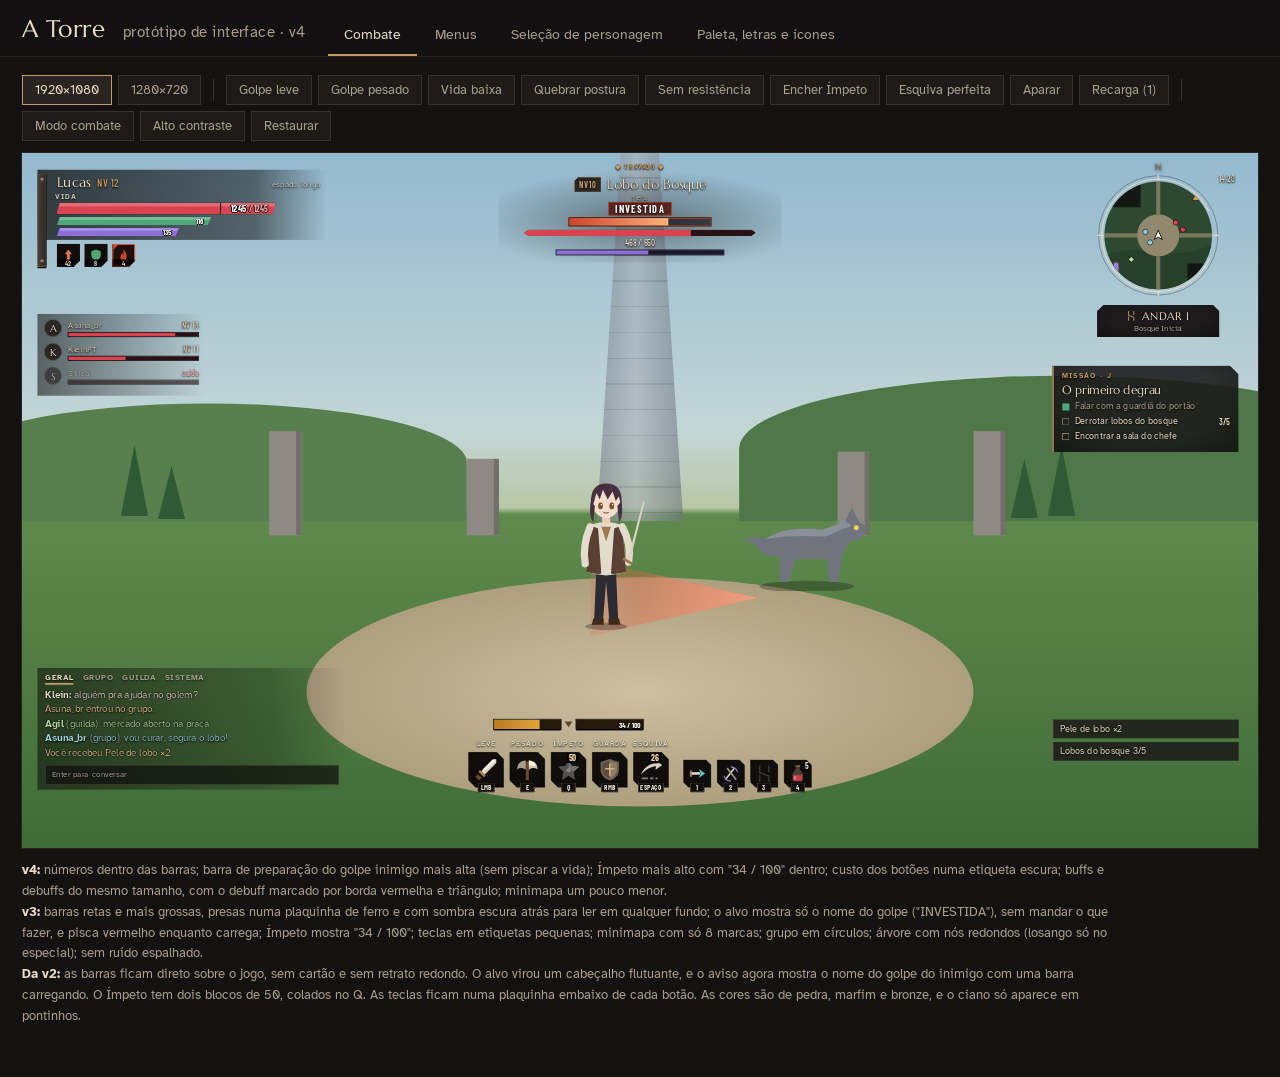
<file: ui/prototipo_interface_v4.html>
<!DOCTYPE html>
<html lang="pt-BR">
<head>
<meta charset="utf-8">
<meta name="viewport" content="width=device-width, initial-scale=1">
<title>MMORPG — Protótipo de Interface v4 (Pedra, Marfim e Luz)</title>
<link rel="preconnect" href="https://fonts.googleapis.com">
<link href="https://fonts.googleapis.com/css2?family=Marcellus&family=Barlow+Condensed:wght@500;600;700&family=Atkinson+Hyperlegible:wght@400;700&display=swap" rel="stylesheet">
<style>
:root{
  --carvao:#1C1A1A; --pedra:#2A2725; --pedra2:#3A342F; --cav:#0F0E0D;
  --marfim:#E8DCC6; --marfim2:#A99E8E; --bronze:#9D7752; --bronze2:#C29A63; --linha:#6E604F;
  --vida:#D9434F; --vidaT:#2A1214; --res:#4FA878; --resT:#10241A; --post:#8E6FD8; --postT:#1E1630;
  --imp:#E2A63C; --imp2:#F6CF62; --perigo:#E8613F; --cristal:#5FC4C9;
  --tit:"Marcellus",Georgia,serif; --num:"Barlow Condensed","Arial Narrow",sans-serif; --txt:"Atkinson Hyperlegible",system-ui,sans-serif;
  --sombra:0 2px 0 #050505;
  --borda-suja:radial-gradient(ellipse at 50% 40%,transparent 55%,rgba(0,0,0,.35) 100%);
  --ruido-off:url("data:image/svg+xml;utf8,<svg xmlns='http://www.w3.org/2000/svg' width='140' height='140'><filter id='n'><feTurbulence type='fractalNoise' baseFrequency='.85' numOctaves='2' stitchTiles='stitch'/><feColorMatrix values='0 0 0 0 1  0 0 0 0 1  0 0 0 0 1  0 0 0 .05 0'/></filter><rect width='140' height='140' filter='url(%23n)'/></svg>");
}
*{box-sizing:border-box;margin:0;padding:0}
html,body{min-height:100%;background:#141211;color:var(--marfim);font-family:var(--txt)}
button{font:inherit;color:inherit;cursor:pointer;background:none;border:0}
.n{font-family:var(--num);font-variant-numeric:tabular-nums;font-weight:600}
.t{font-family:var(--tit);font-weight:400}

/* ---------- página ---------- */
.topo{display:flex;align-items:flex-end;gap:22px;padding:14px 22px 0;background:#121010;border-bottom:1px solid #2c2622;position:sticky;top:0;z-index:50;flex-wrap:wrap}
.topo h1{font:24px var(--tit);color:var(--marfim);padding-bottom:12px;letter-spacing:.02em}
.topo h1 span{color:var(--marfim2);font:15px var(--txt);margin-left:10px}
.abas{display:flex;gap:2px}
.abas a{padding:10px 16px 11px;color:var(--marfim2);text-decoration:none;font-size:14px;border-bottom:2px solid transparent}
.abas a.on{color:var(--marfim);border-bottom-color:var(--bronze2)}
.vista{display:none;padding:18px 22px 50px}
.vista.on{display:block}
.ctl{display:flex;flex-wrap:wrap;gap:6px;margin-bottom:12px;align-items:center}
.ctl button{padding:6px 12px;font-size:13px;color:var(--marfim2);border:1px solid #3a332d;background:#1d1a18}
.ctl button:hover{color:var(--marfim);border-color:var(--bronze)}
.ctl button.on{color:var(--marfim);border-color:var(--bronze2);background:#2a2420}
.ctl i{width:1px;height:22px;background:#3a332d;margin:0 6px}
.nota{color:var(--marfim2);font-size:13px;line-height:1.6;max-width:1100px}
.nota b{color:var(--marfim);font-weight:700}

/* ---------- palco ---------- */
.wrap{position:relative;width:100%;overflow:hidden;background:#000;outline:1px solid #2c2622}
.palco{position:absolute;left:0;top:0;transform-origin:0 0;overflow:hidden}
.palco.r1080{width:1920px;height:1080px}.palco.r720{width:1280px;height:720px}
.cena{position:absolute;inset:0;background:linear-gradient(#93b9cf 0%,#c3d6d6 40%,#b9c7a6 51%,#5f8a4c 52%,#3f6b37 100%)}
.cena .torre{position:absolute;left:46.5%;top:0;width:7%;height:53%;background:linear-gradient(90deg,#77808c,#aab1b8 45%,#6c7580);clip-path:polygon(28% 0,72% 0,100% 100%,0 100%);opacity:.6}
.cena .torre::after{content:"";position:absolute;inset:0;background:repeating-linear-gradient(transparent 0 38px,rgba(0,0,0,.18) 38px 40px)}
.cena .morro{position:absolute;bottom:47%;border-radius:50% 50% 0 0;background:#58804f}
.cena .arv{position:absolute;bottom:46%;width:2.2%;height:12%;background:#2f5a35;clip-path:polygon(50% 0,100% 85%,0 85%)}
.cena .piso{position:absolute;left:23%;top:61%;width:54%;height:33%;border-radius:50%;background:radial-gradient(#cdbf9f,#ae9f7f 70%,#968866)}
.cena .pilar{position:absolute;bottom:45%;width:2.6%;height:15%;background:#8e8a83;box-shadow:inset -8px 0 0 rgba(0,0,0,.2)}
.ent{position:absolute}.ent svg{width:100%;height:100%;overflow:visible}
.tele{position:absolute;left:46%;top:58.5%;width:13.5%;height:11%;clip-path:polygon(100% 50%,0 0,0 100%);background:linear-gradient(270deg,rgba(232,97,63,.75),rgba(232,97,63,.18));}
.tele::before{content:"";position:absolute;inset:0;background:linear-gradient(270deg,rgba(255,200,170,.55),transparent);width:var(--carga,40%);right:0;left:auto}
.dano{position:absolute;font:700 46px var(--num);color:#fff;text-shadow:0 2px 0 #000,0 0 3px #000;animation:sobe 1.3s ease-out 1 forwards}
.dano.fl{color:#ffd35c}.dano.pq{color:#e9a2ff}
@keyframes sobe{0%{transform:translateY(8px);opacity:0}12%{opacity:1;transform:translateY(0)}75%{opacity:1}100%{transform:translateY(-54px);opacity:0}}
.r720 .dano{font-size:32px}

/* ---------- HUD ---------- */
.hud{position:absolute;inset:0}
.sobre{text-shadow:0 1px 3px rgba(0,0,0,.95),0 0 1px #000}

/* jogador: sem cartão, barras em escada */
#jog{position:absolute;left:24px;top:22px;width:440px;padding:10px 0 12px 30px;isolation:isolate;z-index:1}
#jog::before{content:"";position:absolute;left:0;right:-10px;top:4px;bottom:54px;background:linear-gradient(90deg,rgba(8,7,6,.72),rgba(8,7,6,.5) 75%,transparent);z-index:-1}
#jog .ancora{position:absolute;left:0;top:10px;bottom:12px;width:14px;background:linear-gradient(90deg,#4a4038,#2c2622);box-shadow:inset 0 0 0 1px #6e604f,var(--sombra)}
#jog .ancora::before,#jog .ancora::after{content:"";position:absolute;left:4px;width:6px;height:6px;border-radius:50%;background:#8a7a66;box-shadow:inset 0 -1px 0 #2a2420}
#jog .ancora::before{top:6px}#jog .ancora::after{bottom:6px}
#jog .cab{display:flex;align-items:baseline;gap:10px;margin-bottom:6px}
#jog .cab .nm{font:22px var(--tit)}
#jog .cab .nv{font:600 16px var(--num);color:var(--bronze2);letter-spacing:.04em}
#jog .cab .arma{font-size:13px;color:#e9e1d2;opacity:.85;margin-left:auto}
.br{position:relative;display:flex;align-items:center;gap:10px;margin:4px 0}
.br .trilho{position:relative;height:var(--h);width:var(--w);background:var(--tr);clip-path:polygon(5px 0,100% 0,calc(100% - 5px) 100%,0 100%);box-shadow:var(--sombra);overflow:hidden;outline:1px solid #000}
.br .ench{position:absolute;inset:0 auto 0 0;background:var(--c);transition:width .22s}
.br .ench::after{content:"";position:absolute;left:0;right:0;top:0;height:35%;background:rgba(255,255,255,.22)}
.br .atras{position:absolute;inset:0 auto 0 0;background:#f3e3c8;opacity:.55;transition:width .7s .35s}
.br .div{position:absolute;inset:0;background:repeating-linear-gradient(90deg,transparent 0 calc(25% - 1px),#0F0E0D calc(25% - 1px) 25%)}
.br .v{position:absolute;right:12px;top:50%;transform:translateY(-50%);font:700 var(--fs,14px)/1 var(--num);color:#fff;text-shadow:0 0 2px #000,0 1px 0 #000,1px 0 0 #000,-1px 0 0 #000;z-index:3;pointer-events:none}
.br .v small{font-size:.8em;color:#f0e4d0;opacity:.9}
.br .trilho{z-index:1}
.br .v small{font-size:13px;color:#d8cdb9;opacity:.8}
.br .rot{position:absolute;left:-2px;top:-15px;font:700 11px var(--txt);letter-spacing:.12em;color:#efe6d6;opacity:.8}
.vida{--fs:15px;--w:340px;--h:18px;--c:var(--vida);--tr:var(--vidaT)}
.res{--fs:12px;--w:240px;--h:13px;--c:var(--res);--tr:var(--resT)}
.post{--fs:12px;--w:190px;--h:13px;--c:var(--post);--tr:var(--postT)}
#jog .vida{margin-top:18px}
#jog .res,#jog .post{margin-left:0}
.vida-baixa .vida .trilho{animation:perigo 1s infinite}
@keyframes perigo{50%{box-shadow:0 0 0 2px #ff4a55,0 0 14px #ff4a55}}
.vida-baixa #jog .vida .trilho{background:#160809}
.quebra{display:none;position:absolute;left:196px;top:-6px;font:700 19px var(--num);letter-spacing:.1em;color:#e9b8ff;align-items:center;gap:5px;white-space:nowrap}
.post-quebrada .quebra{display:flex}
.post-quebrada .post .trilho{background:repeating-linear-gradient(90deg,#3a2550 0 5px,#140e1f 5px 9px)}
.post-quebrada .post .v{visibility:hidden}
.sem-res .res .trilho{animation:pisca .16s 3}
@keyframes pisca{50%{box-shadow:0 0 0 2px #fff}}
#buffs{display:flex;gap:7px;margin-top:12px;align-items:flex-end}
.bf{width:36px;height:36px;background:var(--cav);box-shadow:0 0 0 1px #4b4038,var(--sombra);position:relative;display:grid;place-items:center;clip-path:polygon(0 0,100% 0,100% 72%,72% 100%,0 100%)}
.bf svg{width:22px;height:22px}
.bf b{position:absolute;left:0;right:0;bottom:-1px;text-align:center;font:600 11px var(--num);background:rgba(0,0,0,.6)}
.bf.ruim{background:#1d0f0d;box-shadow:inset 0 0 0 2px #e0503a,var(--sombra)}
.bf.ruim::after{content:"";position:absolute;left:2px;top:2px;border-left:7px solid #e0503a;border-bottom:7px solid transparent}
.bf.acaba{animation:pisca 1s infinite}

/* grupo: sem caixa, linhas finas */
#grp{position:absolute;left:24px;top:250px;width:260px;padding:8px 10px;background:linear-gradient(90deg,rgba(10,9,8,.55),transparent)}
.gm{display:grid;grid-template-columns:30px 1fr;gap:8px;align-items:center;margin-bottom:9px}
.gm .ret{width:28px;height:28px;background:var(--pedra);border-radius:50%;box-shadow:inset 0 0 0 1px var(--linha);display:grid;place-items:center;font:15px var(--tit)}
.gm .l1{display:flex;justify-content:space-between;font-size:13px}
.gm .l1 span:last-child{font:600 13px var(--num);color:#ddd2bf}
.gm .mb{height:6px;background:var(--vidaT);margin-top:3px;outline:1px solid #000}
.gm .mb i{display:block;height:100%;background:var(--vida)}
.gm.caido{opacity:.65}.gm.caido .l1 span:last-child{color:#ff9a96}

/* alvo: cabeçalho flutuante sem caixa */
#alvo{position:absolute;left:740px;top:26px;width:440px;text-align:center;padding:10px 0 12px;background:radial-gradient(ellipse 60% 55% at 50% 55%,rgba(10,9,8,.42),transparent 100%)}
#alvo .l1{display:flex;justify-content:center;align-items:center;gap:10px}
#alvo .selo{height:24px;padding:0 8px;background:var(--pedra);box-shadow:inset 0 0 0 1px var(--bronze);clip-path:polygon(7px 0,100% 0,100% 100%,0 100%,0 7px);display:grid;place-items:center;font:700 13px var(--num);color:var(--bronze2)}
#alvo .nome{font:21px var(--tit)}
#alvo .tipo{font-size:12px;color:#ddd2bf;letter-spacing:.08em}
#alvo .hp{position:relative;width:360px;height:10px;margin:6px auto 0;background:var(--vidaT);clip-path:polygon(2% 0,98% 0,100% 50%,98% 100%,2% 100%,0 50%)}
#alvo .hp i{position:absolute;inset:0 auto 0 0;background:var(--vida);transition:width .2s}
#alvo .hpn{font:600 14px var(--num);margin-top:2px;color:#e7dccb}
#alvo .pt{width:260px;height:7px;outline:1px solid #000;margin:3px auto 0;background:var(--postT)}
#alvo .pt i{display:block;height:100%;background:var(--post);transition:width .2s}
#alvo .golpe{margin:0 auto 6px;width:220px;text-align:center}
#alvo.perigo .golpe .gb{box-shadow:inset 0 0 0 1px #c9452c,0 0 8px rgba(232,97,63,.6)}
@keyframes pal{50%{filter:drop-shadow(0 0 6px #ff6a3c)}}
#alvo .golpe .gn{display:inline-block;font:700 16px var(--num);letter-spacing:.12em;color:#fff;background:rgba(80,20,10,.85);padding:1px 10px;box-shadow:inset 0 0 0 1px #c9452c}
#alvo .golpe .gb{height:12px;width:220px;outline:1px solid #000;background:rgba(0,0,0,.6);margin-top:3px;box-shadow:0 0 0 1px #6b2c1e}
#alvo .golpe .gb i{display:block;height:100%;background:linear-gradient(90deg,#c9452c,#ffb07a);width:var(--carga,40%)}
#alvo .marca-alvo{position:absolute;left:50%;top:-12px;transform:translateX(-50%);font:700 11px var(--num);letter-spacing:.2em;color:var(--bronze2)}

/* minimapa */
#mini{position:absolute;left:1640px;top:28px;width:250px;height:290px}
#mini .bus{position:absolute;left:25px;top:0;width:200px;height:200px}
#mini .bus svg{width:100%;height:100%;overflow:visible}
#mini .placa{position:absolute;left:30px;width:190px;top:208px;text-align:center;background:var(--carvao);background-image:var(--borda-suja);box-shadow:0 0 0 1px var(--linha),var(--sombra);clip-path:polygon(10px 0,calc(100% - 10px) 0,100% 10px,100% 100%,0 100%,0 10px);padding:6px 0 7px}
#mini .placa .an{font:17px var(--tit);letter-spacing:.06em;display:flex;align-items:center;justify-content:center;gap:8px}
#mini .placa .zn{font-size:12px;color:var(--marfim2);margin-top:1px}
#mini .hora{position:absolute;right:6px;top:4px;font:600 13px var(--num);color:#e8dcc6}

/* missão: placa com corte e linha de acento */
#mis{position:absolute;left:1600px;top:330px;width:290px;padding:10px 14px 10px 16px;background:rgba(28,26,26,.88);background-image:var(--borda-suja);clip-path:polygon(0 0,calc(100% - 14px) 0,100% 14px,100% 100%,0 100%);box-shadow:inset 3px 0 0 var(--bronze)}
#mis .tg{font:700 11px var(--txt);letter-spacing:.14em;color:var(--bronze2)}
#mis .qt{font:18px var(--tit);margin:3px 0 6px}
.ob{display:flex;gap:8px;font-size:14px;margin:5px 0;line-height:1.3}
.ob .ck{width:11px;height:11px;margin-top:4px;flex:none;box-shadow:inset 0 0 0 1px var(--marfim2)}
.ob.ok{color:var(--marfim2)}.ob.ok .ck{background:var(--res);box-shadow:none}
.ob .q{margin-left:auto;font:600 14px var(--num);color:var(--marfim)}

/* chat: sem caixa quando inativo */
#chat{position:absolute;left:24px;top:800px;width:480px;padding:8px 12px;background:linear-gradient(90deg,rgba(10,9,8,.55),rgba(10,9,8,.25) 75%,transparent)}
#chat .abs{display:flex;gap:14px;margin-bottom:6px;font:700 12px var(--txt);letter-spacing:.1em}
#chat .abs span{color:#cfc4b2;opacity:.7;padding-bottom:2px}
#chat .abs span.on{opacity:1;color:var(--marfim);box-shadow:0 2px 0 var(--bronze2)}
#chat .ms{font-size:15px;line-height:1.5;-webkit-text-stroke:.2px #000}
#chat .ms .s{color:#e7c98f}.ms .p{color:#9fd6dc}.ms .gu{color:#b6dca0}
#chat .in{margin-top:8px;height:30px;background:rgba(15,14,13,.7);box-shadow:inset 0 0 0 1px #4b4038;font-size:13px;color:#a99e8e;padding:6px 10px}

/* barra de ações */
#acoes{position:absolute;left:0;right:0;top:930px;display:flex;justify-content:center;align-items:flex-end;gap:22px}
.base{display:flex;gap:8px;align-items:flex-end;position:relative}
.sl{position:relative;width:56px;height:56px;background:var(--cav);background-image:var(--borda-suja);clip-path:polygon(0 0,calc(100% - 12px) 0,100% 12px,100% 100%,12px 100%,0 calc(100% - 12px));display:grid;place-items:center}
.sl::before{content:"";position:absolute;inset:0;clip-path:inherit;box-shadow:inset 0 0 0 1px #5a4c40;pointer-events:none}
.sl svg{width:38px;height:38px}
.slw{position:relative;display:flex;flex-direction:column;align-items:center}
.tk{margin-top:-8px;z-index:2;min-width:22px;height:15px;line-height:15px;text-align:center;font:700 11px var(--num);letter-spacing:.04em;background:var(--cav);color:#efe4d0;padding:0 4px;box-shadow:inset 0 0 0 1px #5a4c40}
.sl.peq{width:44px;height:44px;clip-path:polygon(0 0,calc(100% - 9px) 0,100% 9px,100% 100%,9px 100%,0 calc(100% - 9px))}
.sl.peq svg{width:28px;height:28px}
.sl.vazio svg{opacity:.18}
.sl .cd{position:absolute;inset:0;background:conic-gradient(rgba(0,0,0,.75) var(--p,0%),transparent 0);display:none;place-items:center;font:700 22px var(--num);text-shadow:0 1px 2px #000}
.sl.recarga .cd{display:grid}
.sl.indisp svg{filter:grayscale(1) brightness(.55)}
.sl .qtd{position:absolute;right:4px;top:2px;font:700 13px var(--num)}
.sl .cst{position:absolute;right:13px;top:2px;font:700 14px/1 var(--num);color:#f6dca6;background:rgba(8,7,6,.85);padding:1px 3px;z-index:2}
.sl.pronto{background-color:#2a1f0e}
.sl.pronto::before{box-shadow:inset 0 0 0 2px var(--imp),inset 0 0 14px rgba(226,166,60,.45)}
.sl.flash{animation:fl .22s}
@keyframes fl{50%{filter:brightness(2.2)}}
.rotulo{position:absolute;top:-19px;left:0;right:0;text-align:center;font:700 11px var(--txt);letter-spacing:.1em;color:#efe6d6;opacity:.75;white-space:nowrap}

/* ímpeto: 2 blocos de 50, colado ao Q */
#imp{position:absolute;left:50%;top:-50px;transform:translateX(-50%);display:flex;align-items:center;gap:6px}
#imp .bl{position:relative;width:104px;height:15px;background:#24190a;outline:1px solid #000;box-shadow:var(--sombra);overflow:hidden}
#imp .bl i{position:absolute;inset:0 auto 0 0;background:linear-gradient(90deg,#b8791f,var(--imp));transition:width .2s}
#imp .bl.cheio i{background:linear-gradient(90deg,var(--imp),var(--imp2))}
#imp .bl.cheio{box-shadow:0 0 0 1px #000,0 0 10px rgba(246,207,98,.75)}
#imp .impn{position:absolute;right:5px;top:50%;transform:translateY(-50%);font:700 12px/1 var(--num);color:#fff;text-shadow:0 0 2px #000,0 1px 0 #000;z-index:2}
#imp .entalhe{width:0;height:0;border-left:6px solid transparent;border-right:6px solid transparent;border-top:9px solid #5a4630}
#imp.meio .entalhe{border-top-color:var(--imp2)}
#imp .vl{position:absolute;right:calc(104px + 6px);display:none}#imp .vl small{font-size:12px;color:#c9a46a}

/* notificações e central */
#notif{position:absolute;left:1600px;top:880px;width:290px;display:flex;flex-direction:column;gap:6px}
.nt{font-size:14px;padding:6px 10px 6px 12px;background:rgba(28,26,26,.86);box-shadow:inset 2px 0 0 var(--linha);animation:entra .25s}
.nt.imp{box-shadow:inset 2px 0 0 var(--imp)}
@keyframes entra{from{transform:translateX(24px);opacity:0}}
#centro{position:absolute;left:0;right:0;top:300px;text-align:center;font:36px var(--tit);letter-spacing:.08em;text-shadow:0 2px 0 #000,0 0 12px #000;opacity:0;transition:opacity .18s}
#centro.on{opacity:1}
#flash{position:absolute;inset:0;pointer-events:none;opacity:0}
#flash.on{animation:fx .4s}
@keyframes fx{20%{opacity:1}}

.modo-combate #chat .ms,.modo-combate #chat .abs{opacity:.12}
.modo-combate #mis{opacity:.3}
.modo-combate #grp{opacity:.55}
.alto-contraste .sobre{text-shadow:0 0 0 #000,0 0 4px #000,0 0 4px #000}
.alto-contraste #chat .ms,.alto-contraste #grp{background:rgba(0,0,0,.75)}

/* 1280x720 */
.r720 #jog{left:20px;top:18px;width:300px}
.r720 #jog .cab .nm{font-size:17px}.r720 #jog .cab .nv{font-size:14px}.r720 #jog .cab .arma{display:none}
.r720 .vida{--w:230px;--h:12px}.r720 .res{--w:150px;--h:6px}.r720 .post{--w:116px;--h:6px}
.r720 .br .v{font-size:14px;min-width:60px}
.r720 #jog .vida{margin-top:14px}
.r720 .quebra{left:130px;font-size:11px}
.r720 #buffs{margin-top:8px}.r720 .bf{width:24px;height:24px}.r720 .bf svg{width:17px;height:17px}
.r720 #grp{left:20px;top:156px;width:190px}
.r720 .gm{grid-template-columns:24px 1fr;margin-bottom:6px}.r720 .gm .ret{width:24px;height:24px;font-size:12px}
.r720 .gm .l1{font-size:12px}
.r720 #alvo{left:465px;top:18px;width:350px}
.r720 #alvo .nome{font-size:16px}.r720 #alvo .hp{width:260px;height:8px}.r720 #alvo .pt{width:190px}
.r720 #alvo .golpe{width:190px;margin-top:6px}
.r720 #mini{left:1100px;top:14px;width:170px;height:200px}
.r720 #mini .bus{left:13px;width:144px;height:144px}
.r720 #mini .placa{left:12px;width:146px;top:150px;padding:4px 0}
.r720 #mini .placa .an{font-size:13px}.r720 #mini .placa .zn{font-size:11px}
.r720 #mis{left:1040px;top:226px;width:225px;padding:6px 10px}
.r720 #mis .qt{font-size:14px}.r720 .ob{font-size:12px}.r720 #mis .ob:nth-of-type(n+3){display:none}
.r720 #chat{left:20px;top:560px;width:330px}
.r720 #chat .ms{font-size:13px}.r720 #chat .ms div:nth-last-child(n+3){display:none}
.r720 #acoes{top:640px;gap:14px}
.r720 .sl{width:46px;height:46px}.r720 .sl svg{width:30px;height:30px}
.r720 .sl.peq{width:38px;height:38px}.r720 .sl.peq svg{width:24px;height:24px}
.r720 .rotulo{display:none}
.r720 #imp{top:-22px}.r720 #imp .bl{width:70px;height:7px}
.r720 #notif{left:1040px;top:600px;width:225px}.r720 .nt{font-size:12px}
.r720 #centro{top:200px;font-size:26px}

/* ---------- menus ---------- */
.jan{max-width:1500px;margin:0 auto;position:relative;background:var(--carvao);background-image:var(--borda-suja),linear-gradient(#211e1d,#181615);box-shadow:0 0 0 1px #4b4038,0 3px 0 #050505;clip-path:polygon(18px 0,100% 0,100% calc(100% - 18px),calc(100% - 18px) 100%,0 100%,0 18px);display:grid;grid-template-columns:230px 1fr;min-height:760px}
.jan::before{content:"";position:absolute;inset:6px;border:1px solid rgba(157,119,82,.28);pointer-events:none;clip-path:polygon(14px 0,100% 0,100% calc(100% - 14px),calc(100% - 14px) 100%,0 100%,0 14px)}
.lat{border-right:1px solid #352e29;padding:22px 0;background:rgba(0,0,0,.18)}
.lat .marca{display:flex;align-items:center;gap:10px;padding:0 22px 18px;font:21px var(--tit);color:var(--marfim)}
.lat .sub{padding:0 22px 8px;font:700 11px var(--txt);letter-spacing:.16em;color:var(--marfim2)}
.rom{font:13px var(--tit);color:var(--bronze2);letter-spacing:0;margin-right:2px}
.it{display:flex;justify-content:space-between;align-items:center;width:100%;padding:11px 22px;font-size:15px;color:var(--marfim2);text-align:left;position:relative}
.it kbd{font:600 13px var(--num);color:#7d7264}
.it:hover{color:var(--marfim)}
.it.on{color:var(--marfim);background:linear-gradient(90deg,rgba(157,119,82,.22),transparent)}
.it.on::before{content:"";position:absolute;left:0;top:6px;bottom:6px;width:3px;background:var(--bronze2)}
.cont{padding:24px 28px;position:relative}
.cont .cab{display:flex;align-items:baseline;gap:14px;margin-bottom:18px;padding-bottom:12px;position:relative}
.cont .cab::after{content:"";position:absolute;left:0;right:0;bottom:0;height:7px;background:linear-gradient(#352e29,#352e29) 0 6px/38% 1px no-repeat,linear-gradient(#352e29,#352e29) 100% 0/calc(62% - 9px) 1px no-repeat,linear-gradient(to top right,transparent calc(50% - 1px),#9D7752 50%,transparent calc(50% + 1px)) 38% 0/9px 7px no-repeat}
.cont .cab h2{font:30px var(--tit);font-weight:400}
.cont .cab span{font-size:14px;color:var(--marfim2)}
.cont .cab .dir{margin-left:auto;font:600 16px var(--num);color:var(--marfim)}
.pg{display:none}.pg.on{display:block}
.duas{display:grid;gap:26px}
.sec{font:700 11px var(--txt);letter-spacing:.16em;color:var(--marfim2);margin-bottom:10px}
.fil{display:flex;gap:18px;margin-bottom:14px;font-size:14px;color:var(--marfim2)}
.fil span.on{color:var(--marfim);box-shadow:0 2px 0 var(--bronze2);padding-bottom:3px}
.grd{display:grid;grid-template-columns:repeat(8,60px);gap:6px}
.ce{width:60px;height:60px;background:var(--cav);position:relative;display:grid;place-items:center;clip-path:polygon(0 0,calc(100% - 8px) 0,100% 8px,100% 100%,0 100%)}
.ce::before{content:"";position:absolute;inset:0;box-shadow:inset 0 0 0 1px #3a322b;pointer-events:none}
.ce svg{width:40px;height:40px}
.ce b{position:absolute;right:4px;bottom:1px;font:700 13px var(--num)}
.ce::after{content:"";position:absolute;right:0;top:0;width:12px;height:12px;background:var(--rar,transparent);clip-path:polygon(0 0,100% 0,100% 100%)}
.ce.c1{--rar:#a99e8e}.ce.c2{--rar:#4FA878}.ce.c3{--rar:#5aa7d6}.ce.c4{--rar:#9b7ee0}.ce.c5{--rar:#e2a63c}
.ce.esc::before{box-shadow:inset 0 0 0 2px var(--marfim)}
.det{background:rgba(0,0,0,.22);padding:18px 20px;box-shadow:inset 0 0 0 1px #352e29}
.det h3{font:24px var(--tit);font-weight:400}
.rar{font:700 12px var(--txt);letter-spacing:.14em;margin:4px 0 12px}
.ln{display:flex;justify-content:space-between;padding:6px 0;border-bottom:1px dotted #3d352f;font-size:14px}
.ln b{font:600 17px var(--num)}
.up{color:#7fd09e}.dn{color:#ef8a87}
.bts{display:flex;gap:8px;margin-top:16px}
.bt{padding:9px 16px;font-size:14px;background:#2a2521;box-shadow:inset 0 0 0 1px #54473b,var(--sombra)}
.bt:hover{box-shadow:inset 0 0 0 1px var(--bronze2),var(--sombra)}
.bt.p{background:linear-gradient(#a98458,#7c5c39);color:#1a120a;font-weight:700;box-shadow:inset 0 0 0 1px #d2ad78,var(--sombra)}
.flavor{font-style:italic;color:#c9bca7;font-size:14px;line-height:1.55;margin:10px 0 12px;border-left:2px solid #4b4038;padding-left:10px}
.vrm{position:relative;background:radial-gradient(ellipse at 50% 88%,rgba(194,154,99,.18),transparent 55%),linear-gradient(#1f1c1a,#121110);box-shadow:inset 0 0 0 1px #352e29;display:grid;place-items:center;overflow:hidden}
.vrm .lg{position:absolute;left:14px;top:10px;font:700 11px var(--txt);letter-spacing:.16em;color:var(--marfim2)}
.vrm .rd{position:absolute;bottom:12px;left:0;right:0;text-align:center;font-size:12px;color:var(--marfim2)}
.vrm .chao{position:absolute;bottom:40px;left:50%;transform:translateX(-50%);width:260px;height:40px;border-radius:50%;box-shadow:0 0 0 1px rgba(194,154,99,.35)}
.eq{display:flex;gap:12px;align-items:center;padding:8px 0;border-bottom:1px solid #2f2925}
.eq .ce{width:52px;height:52px}.eq .ce svg{width:34px;height:34px}
.eq small{display:block;font:700 11px var(--txt);letter-spacing:.14em;color:var(--marfim2);margin-bottom:2px}
.eq .vz{color:#7d7264;font-style:italic}
.at{display:grid;grid-template-columns:62px 1fr 56px 74px;gap:10px;align-items:center;padding:9px 0;border-bottom:1px solid #2f2925}
.at .sg{font:24px var(--tit);color:var(--bronze2)}
.at .ds{font-size:13px;color:var(--marfim2)}
.at .v{font:700 24px var(--num);text-align:center}
.at .pm{display:flex;gap:4px}
.at .pm button{width:30px;height:30px;background:#2a2521;box-shadow:inset 0 0 0 1px #54473b;font:700 18px var(--num)}
.at .pm button:hover{box-shadow:inset 0 0 0 1px var(--bronze2)}
.arv{position:relative;height:540px;background-image:radial-gradient(rgba(194,154,99,.07) 1px,transparent 1px);background-size:22px 22px}
.arv svg.lig{position:absolute;inset:0;width:100%;height:100%}
.no{position:absolute;width:56px;height:56px;transform:translate(-50%,-50%);display:grid;place-items:center;background:var(--cav);clip-path:circle(50%)}
.no.esp{width:66px;height:66px;clip-path:polygon(50% 0,100% 50%,50% 100%,0 50%)}
.no svg{width:30px;height:30px}
.no::before{content:"";position:absolute;inset:0;clip-path:inherit;box-shadow:inset 0 0 0 2px var(--bd,#4b4038)}
.no.adq{--bd:var(--bronze2);background:#4a3720}
.no.disp{--bd:var(--cristal)}
.no.bloq svg{opacity:.3}
.nol{position:absolute;transform:translateX(-50%);font-size:12px;color:var(--marfim2);white-space:nowrap;text-align:center}
.nol.on{color:var(--marfim)}
.nol small{display:block;font:600 11px var(--num);letter-spacing:.08em}
.cfg{display:grid;grid-template-columns:1fr 280px 56px;gap:12px;align-items:center;padding:11px 0;border-bottom:1px solid #2f2925;font-size:14px}
.cfg input[type=range]{width:100%;accent-color:var(--bronze2)}
.sw{width:42px;height:20px;background:#2a2521;box-shadow:inset 0 0 0 1px #54473b;position:relative}
.sw::after{content:"";position:absolute;left:3px;top:3px;width:14px;height:14px;background:#7d7264;transition:.15s}
.sw.on{background:#3d3020}.sw.on::after{left:25px;background:var(--bronze2)}
.opc{display:flex;gap:4px}.opc span{padding:4px 10px;font-size:13px;color:var(--marfim2);box-shadow:inset 0 0 0 1px #3d352f}.opc span.on{color:var(--marfim);box-shadow:inset 0 0 0 1px var(--bronze2)}
.mi{padding:12px 14px;margin-bottom:6px;box-shadow:inset 0 0 0 1px #2f2925;cursor:pointer}
.mi.on{box-shadow:inset 3px 0 0 var(--bronze2),inset 0 0 0 1px #4b4038;background:rgba(157,119,82,.08)}
.mi small{display:block;color:var(--marfim2);font-size:12px;margin-top:3px}
.mi .tp{font:700 11px var(--txt);letter-spacing:.14em;color:var(--bronze2)}
.mi .tp.sec2{color:#8fb7c4}

/* seleção de personagem */
.sel{max-width:1500px;margin:0 auto;display:grid;grid-template-columns:330px 1fr 320px;min-height:720px;background:linear-gradient(#1a1817,#0f0e0d);box-shadow:0 0 0 1px #352e29;position:relative}
.sel .lista{padding:26px 22px;border-right:1px solid #2f2925}
.sel h2{font:28px var(--tit);font-weight:400;margin-bottom:16px}
.pc{display:flex;gap:12px;align-items:center;padding:12px 10px;border-bottom:1px solid #2a2421;cursor:pointer}
.pc.on{background:linear-gradient(90deg,rgba(157,119,82,.18),transparent);box-shadow:inset 3px 0 0 var(--bronze2)}
.pc .rt{width:50px;height:50px;background:var(--pedra);clip-path:polygon(50% 0,100% 50%,50% 100%,0 50%);overflow:hidden}
.pc small{display:block;color:var(--marfim2);font-size:12px}
.pc.novo{color:var(--marfim2);justify-content:center;border:1px dashed #3d352f;margin-top:14px}
.sel .info{padding:26px 24px;border-left:1px solid #2f2925;display:flex;flex-direction:column}
.entrar{margin-top:auto;padding:16px;font:22px var(--tit);background:linear-gradient(#a98458,#6f5032);color:#1a120a;box-shadow:inset 0 0 0 1px #d2ad78,var(--sombra);clip-path:polygon(12px 0,calc(100% - 12px) 0,100% 50%,calc(100% - 12px) 100%,12px 100%,0 50%)}

/* ícones/paleta */
.grade2{display:grid;grid-template-columns:1fr 1fr;gap:26px;max-width:1500px}
.bloco{background:var(--carvao);background-image:var(--borda-suja);box-shadow:0 0 0 1px #352e29;padding:20px 22px}
.bloco h3{font:22px var(--tit);font-weight:400;margin-bottom:14px}
.pal{display:grid;grid-template-columns:repeat(auto-fill,minmax(130px,1fr));gap:8px}
.cor{box-shadow:0 0 0 1px #352e29}.cor div{height:52px}.cor p{padding:6px 8px;font-size:12px;color:var(--marfim2)}.cor p b{display:block;font:600 15px var(--num);color:var(--marfim)}
.icg{display:grid;grid-template-columns:repeat(auto-fill,minmax(96px,1fr));gap:12px}
.icg div{text-align:center;font-size:12px;color:var(--marfim2)}
.icg .sl{margin:0 auto 6px}
table{width:100%;border-collapse:collapse;font-size:13px}
th,td{text-align:left;padding:7px 8px;border-bottom:1px solid #2f2925}
th{font:700 11px var(--txt);letter-spacing:.14em;color:var(--marfim2)}
td:first-child{font:600 15px var(--num)}
.pr0{color:#ef8a87}.pr1{color:var(--imp2)}.pr2{color:#8fb7c4}.pr3{color:var(--marfim2)}
</style>
</head>
<body>
<svg width="0" height="0" style="position:absolute" aria-hidden="true">
<defs>
  <!-- símbolo da torre: duas colunas e o degrau -->
  <symbol id="torre" viewBox="0 0 24 24"><path d="M6 2v9l12 4v7M18 2v7M6 15v7" stroke="currentColor" stroke-width="2.2" fill="none" stroke-linecap="square"/></symbol>
  <!-- ícones: silhueta cheia em dois tons (gravura), sem gradiente -->
  <symbol id="i-leve" viewBox="0 0 48 48"><path d="M37 4l7 0 0 7-23 23-7-7z" fill="#d9d2c4"/><path d="M37 4l7 0-23 23-3.5-3.5z" fill="#fff8ea"/><path d="M12 25l11 11-3 3-11-11z" fill="#b88a4e"/><path d="M8 33l7 7-5 5-7-7z" fill="#6b4a2b"/></symbol>
  <symbol id="i-pesado" viewBox="0 0 48 48"><path d="M21 8h6v36h-6z" fill="#6b4a2b"/><path d="M27 6c11 0 17 7 17 17-6-3-11-3-17 1z" fill="#cfc6b6"/><path d="M21 6C10 6 4 13 4 23c6-3 11-3 17 1z" fill="#a69c8b"/><path d="M27 6c7 1 12 5 14 11-4-2-9-2-14 0z" fill="#fff6e4"/></symbol>
  <symbol id="i-bloq" viewBox="0 0 48 48"><path d="M24 3l18 6v14c0 12-8 19-18 22C14 42 6 35 6 23V9z" fill="#6e604f"/><path d="M24 7l14 5v11c0 9-6 15-14 18z" fill="#8f7d66"/><path d="M24 7v34C16 38 10 32 10 23V12z" fill="#5a4e40"/><path d="M24 12v24M15 22h18" stroke="#d6b27a" stroke-width="3"/></symbol>
  <symbol id="i-esq" viewBox="0 0 48 48"><path d="M4 34c6-14 17-22 32-23l-2-7 12 11-13 9 1-7C22 18 12 25 4 34z" fill="#d9d2c4"/><path d="M6 41h12M22 41h7M33 41h4" stroke="#8a7d6a" stroke-width="3"/></symbol>
  <symbol id="i-imp" viewBox="0 0 48 48"><path d="M24 2l6 14 15 2-11 10 3 16-13-8-13 8 3-16L3 18l15-2z" fill="#c98f2e"/><path d="M24 2l6 14 15 2-11 10-10-6z" fill="#f6cf62"/><circle cx="24" cy="25" r="4" fill="#fff3cf"/></symbol>
  <symbol id="i-aparar" viewBox="0 0 48 48"><path d="M7 37L36 8l4 4-29 29z" fill="#d9d2c4"/><path d="M11 8l29 29-4 4L7 12z" fill="#a69c8b"/><path d="M24 18l6 6-6 6-6-6z" fill="#e2a63c"/></symbol>
  <symbol id="i-fogo" viewBox="0 0 48 48"><path d="M24 2c7 11 15 15 13 28-1 9-7 14-13 14-8 0-14-6-13-15 1-7 6-9 6-17 4 4 4 8 6 10 2-6-2-12 1-20z" fill="#c9452c"/><path d="M24 22c5 6 6 10 1 17-6-3-6-9-1-17z" fill="#ffc46b"/></symbol>
  <symbol id="i-agua" viewBox="0 0 48 48"><path d="M24 3c9 13 15 20 15 29a15 15 0 0 1-30 0c0-9 6-16 15-29z" fill="#3c86b5"/><path d="M24 3c9 13 15 20 15 29a15 15 0 0 1-15 15z" fill="#5aa7d6"/><path d="M16 32a8 8 0 0 0 7 8" stroke="#e5f5ff" stroke-width="3" fill="none"/></symbol>
  <symbol id="i-vento" viewBox="0 0 48 48"><path d="M4 16h26a5 5 0 1 0-5-5" stroke="#9fd6c4" stroke-width="4.5" fill="none"/><path d="M4 26h34a6 6 0 1 1-6 6" stroke="#7fb9a6" stroke-width="4.5" fill="none"/><path d="M4 35h14" stroke="#9fd6c4" stroke-width="4.5"/></symbol>
  <symbol id="i-terra" viewBox="0 0 48 48"><path d="M3 42l11-24 7 9 9-20 15 35z" fill="#8a6a45"/><path d="M30 7l15 35H25z" fill="#a8845a"/><path d="M26 17l4-9 4 10z" fill="#d6be93"/></symbol>
  <symbol id="i-lamina" viewBox="0 0 48 48"><path d="M5 21h26v6H5z" fill="#d9d2c4"/><path d="M5 21h26v2H5z" fill="#fff8ea"/><path d="M28 12l17 12-17 12 5-12z" fill="#5fc4c9"/><path d="M5 15h4v18H5z" fill="#b88a4e"/></symbol>
  <symbol id="i-danca" viewBox="0 0 48 48"><path d="M8 39L32 8l3 3L11 42z" fill="#d9d2c4"/><path d="M40 39L16 8l-3 3 24 31z" fill="#a69c8b"/><path d="M24 6a20 20 0 0 1 18 14" stroke="#9b7ee0" stroke-width="3" fill="none"/><path d="M24 44A20 20 0 0 1 6 30" stroke="#9b7ee0" stroke-width="3" fill="none"/></symbol>
  <symbol id="i-pocao" viewBox="0 0 48 48"><path d="M19 3h10v9l9 13v14a6 6 0 0 1-6 6H16a6 6 0 0 1-6-6V25l9-13z" fill="#4b4038"/><path d="M12 28h24v11a5 5 0 0 1-5 5H17a5 5 0 0 1-5-5z" fill="#c23f48"/><path d="M15 31h4v8h-4z" fill="#f08a90"/><path d="M18 2h12v4H18z" fill="#8a6a45"/></symbol>
  <symbol id="i-elmo" viewBox="0 0 48 48"><path d="M7 31C7 14 15 5 24 5s17 9 17 26v9H30v-9H18v9H7z" fill="#a69c8b"/><path d="M24 5c9 0 17 9 17 26v9H30v-9h-6z" fill="#cfc6b6"/><path d="M22 5h4v18h-4z" fill="#8a6a45"/></symbol>
  <symbol id="i-peito" viewBox="0 0 48 48"><path d="M9 10l9-5c2 5 10 5 12 0l9 5 2 13-7 2v18H14V25l-7-2z" fill="#6e604f"/><path d="M24 9c3 0 5-1 6-4l9 5 2 13-7 2v18H24z" fill="#8f7d66"/><path d="M23 12h2v29h-2z" fill="#c29a63"/></symbol>
  <symbol id="i-bota" viewBox="0 0 48 48"><path d="M13 5h15v25l13 4v9H11V30z" fill="#6b4a2b"/><path d="M11 37h30v6H11z" fill="#3d2a19"/><path d="M13 9h15v4H13z" fill="#a8845a"/></symbol>
  <symbol id="i-luva" viewBox="0 0 48 48"><path d="M13 45V23l-2-12c1-4 5-4 6 0l2 9 1-14c2-4 5-3 6 0v13l2-11c2-3 5-2 5 1v13l4-8c3-2 6 0 5 3l-5 17v10z" fill="#8a6a45"/><path d="M13 36h22v4H13z" fill="#5a4330"/></symbol>
  <symbol id="i-anel" viewBox="0 0 48 48"><circle cx="24" cy="29" r="12" fill="none" stroke="#c29a63" stroke-width="5"/><path d="M17 13l7-10 7 10-7 6z" fill="#9b7ee0"/><path d="M24 3l7 10-7 6z" fill="#c6b2f2"/></symbol>
  <symbol id="i-pele" viewBox="0 0 48 48"><path d="M8 12c10-7 22-7 32 0l-3 11 6 11c-12 9-26 9-38 0l6-11z" fill="#8a7a66"/><path d="M14 18c7-3 13-3 20 0" stroke="#5e5244" stroke-width="2" fill="none"/></symbol>
  <symbol id="i-minerio" viewBox="0 0 48 48"><path d="M7 34l6-21 16-6 13 14-6 19-20 2z" fill="#4e4a47"/><path d="M29 7l13 14-6 19-12-15z" fill="#625d58"/><path d="M19 19l7-4 5 9-7 4z" fill="#5fc4c9"/></symbol>
  <symbol id="i-chave" viewBox="0 0 48 48"><circle cx="14" cy="24" r="8" fill="none" stroke="#c29a63" stroke-width="5"/><path d="M21 22h22v5H21zM34 27h4v7h-4zM40 27h3v5h-3z" fill="#c29a63"/></symbol>
  <symbol id="i-cajado" viewBox="0 0 48 48"><path d="M12 45l17-31 3 2-17 31z" fill="#6b4a2b"/><circle cx="33" cy="10" r="7" fill="#3c86b5"/><path d="M33 3a7 7 0 0 1 0 14z" fill="#5fc4c9"/></symbol>
  <symbol id="i-katana" viewBox="0 0 48 48"><path d="M8 40C20 30 32 18 42 4l2 2C35 21 22 33 10 42z" fill="#d9d2c4"/><path d="M5 37l6 6-3 3-6-6z" fill="#8a2f2a"/><path d="M9 34l5 5" stroke="#c29a63" stroke-width="3"/></symbol>
  <symbol id="i-machado" viewBox="0 0 48 48"><path d="M14 45L28 6l3 1-14 39z" fill="#6b4a2b"/><path d="M27 7c12-2 18 6 17 18-6-4-12-5-20-1z" fill="#cfc6b6"/><path d="M27 7c8-1 13 3 15 9-5-2-10-2-15 0z" fill="#fff6e4"/></symbol>
  <symbol id="i-atk" viewBox="0 0 48 48"><path d="M24 4l12 16h-7v22h-10V20h-7z" fill="#e0794f"/></symbol>
  <symbol id="i-def" viewBox="0 0 48 48"><path d="M24 4l16 6v12c0 11-7 17-16 20C15 39 8 33 8 22V10z" fill="#4FA878"/></symbol>
  <symbol id="i-queima" viewBox="0 0 48 48"><path d="M24 4c6 10 12 14 10 25-1 8-6 13-10 13-7 0-12-5-11-13 1-6 5-8 5-15 3 3 3 7 5 9 2-6-2-11 1-19z" fill="#c9452c"/></symbol>
  <symbol id="i-portal" viewBox="0 0 48 48"><path d="M12 44V20a12 12 0 0 1 24 0v24z" fill="#4b4038"/><path d="M16 44V21a8 8 0 0 1 16 0v23z" fill="#9b7ee0"/></symbol>
  <symbol id="i-quebra" viewBox="0 0 48 48"><path d="M24 4l20 20-20 20L4 24z" fill="none" stroke="#e9b8ff" stroke-width="4"/><path d="M24 6l-4 13 8 6-6 10 2 11" stroke="#e9b8ff" stroke-width="3" fill="none"/></symbol>
  <!-- personagem anime (rascunho; no jogo é o VRM) -->
  <symbol id="pers" viewBox="0 0 100 200">
    <ellipse cx="50" cy="196" rx="26" ry="4.5" fill="#000" opacity=".28"/>
    <path d="M38 120L35 190h11l4-50 4 50h11l-3-70z" fill="#2c2a33"/>
    <path d="M34 186h13v8H32zM53 186h13l2 8H53z" fill="#3d2a19"/>
    <path d="M30 70q20-8 40 0l5 58q-25 9-50 0z" fill="#e3dccd"/>
    <path d="M30 70l-5 58q13 4 19 2l-4-56zM70 70l5 58q-13 4-19 2l4-56z" fill="#5a3f33"/>
    <path d="M44 72l6 18 6-18" fill="#9d7752"/>
    <path d="M30 72q-10 24-6 46" stroke="#e3dccd" stroke-width="9" fill="none" stroke-linecap="round"/>
    <path d="M70 72q12 22 8 44" stroke="#e3dccd" stroke-width="9" fill="none" stroke-linecap="round"/>
    <path d="M77 112l19-72 2 1-18 72z" fill="#d9d2c4"/><path d="M72 110l12 7-2 3-12-7z" fill="#9d7752"/>
    <rect x="45" y="56" width="10" height="12" fill="#efcdb8"/>
    <ellipse cx="50" cy="42" rx="17" ry="19" fill="#f6dccb"/>
    <path d="M31 44q-1-26 19-26 22 0 19 28l-3-12-4 6-4-12-6 10-6-12-4 12-4-8-4 14z" fill="#463040"/>
    <path d="M31 40q-3 20 3 26l2-20zM69 40q3 20-3 26l-2-20z" fill="#463040"/>
    <ellipse cx="43" cy="46" rx="3" ry="4.2" fill="#7a4f2e"/><ellipse cx="57" cy="46" rx="3" ry="4.2" fill="#7a4f2e"/>
    <circle cx="44" cy="44.5" r="1" fill="#fff"/><circle cx="58" cy="44.5" r="1" fill="#fff"/>
    <path d="M47 54q3 2 6 0" stroke="#a8604f" stroke-width="1.4" fill="none" stroke-linecap="round"/>
  </symbol>
  <symbol id="lobo" viewBox="0 0 120 80">
    <ellipse cx="60" cy="76" rx="42" ry="5" fill="#000" opacity=".28"/>
    <path d="M24 34q16-12 50-8l20-8 6-12 6 12 8 6-6 10-10 2-6 12-4 24h-8l-2-20H50l-6 20h-8V50q-16 0-20-10L4 34l14-2z" fill="#6f747d"/>
    <path d="M24 34q16-12 50-8l20-8 6 4-24 10q-30-2-52 2z" fill="#8a909a"/>
    <circle cx="104" cy="24" r="2.2" fill="#ffd35c"/>
  </symbol>
</defs>
</svg>

<header class="topo">
  <h1>A Torre <span>protótipo de interface · v4</span></h1>
  <nav class="abas" id="abas">
    <a href="#hud" data-v="hud">Combate</a>
    <a href="#menus" data-v="menus">Menus</a>
    <a href="#personagem" data-v="personagem">Seleção de personagem</a>
    <a href="#icones" data-v="icones">Paleta, letras e ícones</a>
  </nav>
</header>

<!-- ================= COMBATE ================= -->
<section class="vista" id="v-hud">
  <div class="ctl" id="ctl">
    <button data-res="1080" class="on">1920×1080</button><button data-res="720">1280×720</button><i></i>
    <button data-a="leve">Golpe leve</button><button data-a="pesado">Golpe pesado</button><button data-a="vida">Vida baixa</button>
    <button data-a="postura">Quebrar postura</button><button data-a="semres">Sem resistência</button><button data-a="impeto">Encher Ímpeto</button>
    <button data-a="perfeita">Esquiva perfeita</button><button data-a="aparar">Aparar</button><button data-a="recarga">Recarga (1)</button><i></i>
    <button data-t="modo-combate">Modo combate</button><button data-t="alto-contraste">Alto contraste</button><button data-a="reset">Restaurar</button>
  </div>
  <div class="wrap" id="wrap">
    <div class="palco r1080" id="palco">
      <div class="cena" id="cena">
        <div class="torre"></div>
        <div class="morro" style="left:-6%;width:42%;height:17%"></div><div class="morro" style="left:58%;width:52%;height:21%;background:#4f7848"></div>
        <div class="arv" style="left:8%"></div><div class="arv" style="left:11%;height:9%"></div><div class="arv" style="left:80%;height:10%"></div><div class="arv" style="left:83%"></div>
        <div class="pilar" style="left:20%"></div><div class="pilar" style="left:36%;height:11%"></div><div class="pilar" style="left:66%;height:12%"></div><div class="pilar" style="left:77%"></div>
        <div class="piso"></div>
        <div class="tele" id="tele"></div>
        <div class="ent" style="left:57%;top:50%;width:13%;height:13%"><svg><use href="#lobo"/></svg></div>
        <div class="ent" style="left:44%;top:45%;width:6.5%;height:24%"><svg><use href="#pers"/></svg></div>
      </div>
      <div id="flash"></div>
      <div class="hud sobre" id="hud">

        <div id="jog"><div class="ancora"></div>
          <div class="cab"><span class="nm">Lucas</span><span class="nv">NV 12</span><span class="arma">espada longa</span></div>
          <div class="br vida"><span class="rot">VIDA</span><div class="trilho"><div class="atras" id="aVida" style="width:100%"></div><div class="ench" id="bVida" style="width:100%"></div><div class="div"></div><span class="v" id="tVida">1245 <small>/ 1245</small></span></div></div>
          <div class="br res"><div class="trilho"><div class="ench" id="bRes" style="width:100%"></div><span class="v" id="tRes">116</span></div></div>
          <div class="br post"><div class="trilho"><div class="ench" id="bPost" style="width:100%"></div><span class="v" id="tPost">135</span></div><span class="quebra"><svg width="15" height="15"><use href="#i-quebra"/></svg>POSTURA QUEBRADA <span id="tq">2.0</span>s</span></div>
          <div id="buffs">
            <div class="bf" title="Ataque +10%"><svg><use href="#i-atk"/></svg><b>42</b></div>
            <div class="bf" title="Barreira de terra"><svg><use href="#i-def"/></svg><b>8</b></div>
            <div class="bf ruim acaba" title="Queimadura"><svg><use href="#i-queima"/></svg><b>4</b></div>
          </div>
        </div>

        <div id="grp">
          <div class="gm"><div class="ret">A</div><div><div class="l1"><span>Asuna_br</span><span>NV 13</span></div><div class="mb"><i style="width:82%"></i></div></div></div>
          <div class="gm"><div class="ret">K</div><div><div class="l1"><span>KleinPT</span><span>NV 11</span></div><div class="mb"><i style="width:44%"></i></div></div></div>
          <div class="gm caido"><div class="ret">S</div><div><div class="l1"><span>Silica</span><span>caída</span></div><div class="mb"><i style="width:0"></i></div></div></div>
        </div>

        <div id="alvo" class="perigo">
          <div class="marca-alvo">◆ TRAVADO ◆</div>
          <div class="l1"><span class="selo n">NV 10</span><span class="nome">Lobo do Bosque</span></div>
          <div class="tipo">fera</div>
          <div class="golpe"><div class="gn">INVESTIDA</div><div class="gb"><i id="gCarga"></i></div></div>
          <div class="hp"><i id="bAlvo" style="width:72%"></i></div>
          <div class="hpn n" id="tAlvo">468 / 650</div>
          <div class="pt"><i id="bAlvoP" style="width:55%"></i></div>
        </div>

        <div id="mini">
          <div class="bus">
            <svg viewBox="0 0 220 220">
              <defs><clipPath id="cm"><circle cx="110" cy="110" r="92"/></clipPath></defs>
              <g clip-path="url(#cm)">
                <rect width="220" height="220" fill="#2d4a30"/>
                <path d="M0 150q60-22 110-12t110-20v102H0z" fill="#26402a"/>
                <circle cx="110" cy="110" r="36" fill="#a3957a" opacity=".85"/>
                <path d="M110 0v74M110 146v74M0 110h74M146 110h74" stroke="#a89a7d" stroke-width="7" opacity=".6"/>
                <path d="M0 0h80v62H0zM160 158h60v62h-60z" fill="#0f0e0d" opacity=".82"/>
                <circle cx="140" cy="88" r="4.5" fill="#d9434f" stroke="#000"/><circle cx="152" cy="100" r="4.5" fill="#d9434f" stroke="#000"/>
                <circle cx="96" cy="122" r="4.5" fill="#8fd0dc" stroke="#000"/><circle cx="88" cy="104" r="4.5" fill="#8fd0dc" stroke="#000"/>
                <path d="M168 50l7-12 7 12z" fill="#e2a63c" stroke="#000"/>
                <use href="#i-portal" x="26" y="150" width="24" height="24"/>
                <path d="M64 146l5 5-5 5-5-5z" fill="#b6dca0" stroke="#000"/>
                <path d="M110 101l7 16-7-4-7 4z" fill="#fff" stroke="#000" stroke-width="1.5"/>
              </g>
              <circle cx="110" cy="110" r="96" fill="none" stroke="#e8dcc6" stroke-width="2" stroke-dasharray="520 83" stroke-dashoffset="-40" opacity=".9"/>
              <circle cx="110" cy="110" r="102" fill="none" stroke="#000" stroke-width="1" opacity=".5"/>
              <g stroke="#e8dcc6" stroke-width="2"><path d="M110 6v10M110 204v10M6 110h10M204 110h10"/></g>
              <g stroke="#e8dcc6" stroke-width="1" opacity=".55" id="ticks"></g>
              <text x="110" y="-2" text-anchor="middle" font-family="Marcellus" font-size="15" fill="#c29a63">N</text>
            </svg>
          </div>
          <span class="hora n">14:20</span>
          <div class="placa"><div class="an"><svg width="16" height="16" style="color:#c29a63"><use href="#torre"/></svg>ANDAR I</div><div class="zn">Bosque Inicial</div></div>
        </div>

        <div id="mis">
          <div class="tg">MISSÃO · J</div>
          <div class="qt">O primeiro degrau</div>
          <div class="ob ok"><span class="ck"></span>Falar com a guardiã do portão</div>
          <div class="ob"><span class="ck"></span>Derrotar lobos do bosque<span class="q">3/5</span></div>
          <div class="ob"><span class="ck"></span>Encontrar a sala do chefe</div>
        </div>

        <div id="chat">
          <div class="abs"><span class="on">GERAL</span><span>GRUPO</span><span>GUILDA</span><span>SISTEMA</span></div>
          <div class="ms">
            <div><b>Klein:</b> alguém pra ajudar no golem?</div>
            <div class="s">Asuna_br entrou no grupo.</div>
            <div class="gu"><b>Agil</b> (guilda): mercado aberto na praça</div>
            <div class="p"><b>Asuna_br</b> (grupo): vou curar, segura o lobo!</div>
            <div class="s">Você recebeu Pele de lobo ×2.</div>
          </div>
          <div class="in">Enter para conversar</div>
        </div>

        <div id="acoes">
          <div class="base" id="base">
            <div id="imp"><div class="bl" id="imp1"><i style="width:68%"></i></div><span class="entalhe"></span><div class="bl" id="imp2"><i style="width:0"></i><span class="impn n" id="tImp">34</span></div></div>
            <div class="slw"><span class="rotulo">LEVE</span><div class="sl" id="sLeve"><svg><use href="#i-leve"/></svg></div><span class="tk">LMB</span></div>
            <div class="slw"><span class="rotulo">PESADO</span><div class="sl" id="sPesado"><svg><use href="#i-pesado"/></svg></div><span class="tk">E</span></div>
            <div class="slw"><span class="rotulo">ÍMPETO</span><div class="sl indisp" id="sImp"><span class="cst">50</span><svg><use href="#i-imp"/></svg></div><span class="tk">Q</span></div>
            <div class="slw"><span class="rotulo">GUARDA</span><div class="sl" id="sBloq"><svg><use href="#i-bloq"/></svg></div><span class="tk">RMB</span></div>
            <div class="slw"><span class="rotulo">ESQUIVA</span><div class="sl" id="sEsq"><span class="cst">26</span><svg><use href="#i-esq"/></svg></div><span class="tk">ESPAÇO</span></div>
          </div>
          <div class="base">
            <div class="slw"><div class="sl peq" id="s1"><svg><use href="#i-lamina"/></svg><div class="cd" id="cd1">6.0</div></div><span class="tk">1</span></div>
            <div class="slw"><div class="sl peq"><svg><use href="#i-danca"/></svg></div><span class="tk">2</span></div>
            <div class="slw"><div class="sl peq vazio"><svg><use href="#torre"/></svg></div><span class="tk">3</span></div>
            <div class="slw"><div class="sl peq"><span class="qtd">5</span><svg><use href="#i-pocao"/></svg></div><span class="tk">4</span></div>
          </div>
        </div>

        <div id="notif"><div class="nt">Pele de lobo ×2</div><div class="nt">Lobos do bosque 3/5</div></div>
        <div id="centro"></div>
      </div>
    </div>
  </div>
  <p class="nota" style="margin-top:12px"><b>v4:</b> números dentro das barras; barra de preparação do golpe inimigo mais alta (sem piscar a vida); Ímpeto mais alto com "34 / 100" dentro; custo dos botões numa etiqueta escura; buffs e debuffs do mesmo tamanho, com o debuff marcado por borda vermelha e triângulo; minimapa um pouco menor.<br><b>v3:</b> barras retas e mais grossas, presas numa plaquinha de ferro e com sombra escura atrás para ler em qualquer fundo; o alvo mostra só o nome do golpe ("INVESTIDA"), sem mandar o que fazer, e pisca vermelho enquanto carrega; Ímpeto mostra "34 / 100"; teclas em etiquetas pequenas; minimapa com só 8 marcas; grupo em círculos; árvore com nós redondos (losango só no especial); sem ruído espalhado. <br><b>Da v2:</b> as barras ficam direto sobre o jogo, sem cartão e sem retrato redondo. O alvo virou um cabeçalho flutuante, e o aviso agora mostra o nome do golpe do inimigo com uma barra carregando. O Ímpeto tem dois blocos de 50, colados no Q. As teclas ficam numa plaquinha embaixo de cada botão. As cores são de pedra, marfim e bronze, e o ciano só aparece em pontinhos.</p>
</section>

<!-- ================= MENUS ================= -->
<section class="vista" id="v-menus">
  <div class="jan">
    <aside class="lat">
      <div class="marca"><svg width="22" height="22" style="color:#c29a63"><use href="#torre"/></svg>Registros</div>
      <div class="sub"><span class="rom">I.</span> PERSONAGEM</div>
      <button class="it on" data-m="inv">Inventário <kbd>I</kbd></button>
      <button class="it" data-m="eq">Equipamento <kbd>C</kbd></button>
      <button class="it" data-m="st">Atributos <kbd>P</kbd></button>
      <button class="it" data-m="hab">Habilidades <kbd>K</kbd></button>
      <div class="sub" style="margin-top:14px"><span class="rom">II.</span> MUNDO</div>
      <button class="it" data-m="mapa">Mapa <kbd>M</kbd></button>
      <button class="it" data-m="mis">Missões <kbd>J</kbd></button>
      <button class="it" data-m="grp">Grupo e guilda <kbd>O</kbd></button>
      <div class="sub" style="margin-top:14px"><span class="rom">III.</span> SISTEMA</div>
      <button class="it" data-m="cfg">Opções <kbd>Esc</kbd></button>
    </aside>
    <div class="cont">

      <div class="pg on" id="m-inv">
        <div class="cab"><h2>Inventário</h2><span>17 de 48 espaços</span><span class="dir">1.240 col</span></div>
        <div class="duas" style="grid-template-columns:auto 1fr">
          <div>
            <div class="fil"><span class="on">Tudo</span><span>Armas</span><span>Armaduras</span><span>Consumíveis</span><span>Materiais</span><span>Missão</span></div>
            <div class="grd" id="grd"></div>
          </div>
          <div class="det">
            <h3>Espada da Guardiã</h3>
            <div class="rar" style="color:#5aa7d6">RARA · ESPADA LONGA</div>
            <div style="display:flex;gap:14px"><div class="ce c3" style="width:90px;height:90px"><svg style="width:62px;height:62px"><use href="#i-leve"/></svg></div>
            <p class="flavor" style="margin:0">"Forjada com o ferro dos portões do primeiro andar. Quem a empunha jura não descer."</p></div>
            <div style="margin-top:14px">
              <div class="ln"><span>Poder da arma</span><b>62,0 <span class="up">+4,5</span></b></div>
              <div class="ln"><span>Golpe leve (K)</span><b>0,62</b></div>
              <div class="ln"><span>Golpe pesado (K)</span><b>1,45</b></div>
              <div class="ln"><span>Impacto</span><b>10 / 26</b></div>
              <div class="ln"><span>Peso</span><b>3,5 <span class="dn">+0,5</span></b></div>
            </div>
            <div class="bts"><button class="bt p">Equipar</button><button class="bt">Comparar</button><button class="bt">Descartar</button></div>
          </div>
        </div>
      </div>

      <div class="pg" id="m-eq">
        <div class="cab"><h2>Equipamento</h2><span>armadura 85 · peso 12</span></div>
        <div class="duas" style="grid-template-columns:240px 1fr 240px">
          <div>
            <div class="eq"><div class="ce c3"><svg><use href="#i-leve"/></svg></div><div><small>ARMA</small>Espada da Guardiã</div></div>
            <div class="eq"><div class="ce"><svg style="opacity:.2"><use href="#i-bloq"/></svg></div><div><small>MÃO SECUNDÁRIA</small><span class="vz">vazio</span></div></div>
            <div class="eq"><div class="ce c2"><svg><use href="#i-elmo"/></svg></div><div><small>CABEÇA</small>Elmo de couro</div></div>
            <div class="eq"><div class="ce c2"><svg><use href="#i-peito"/></svg></div><div><small>CORPO</small>Gibão reforçado</div></div>
            <div class="eq"><div class="ce c1"><svg><use href="#i-luva"/></svg></div><div><small>MÃOS</small>Luvas de trabalho</div></div>
          </div>
          <div class="vrm" style="min-height:560px"><span class="lg">MODELO VRM</span><div class="chao"></div><svg viewBox="0 0 100 200" style="height:490px;position:relative"><use href="#pers"/></svg><span class="rd">arraste para girar · roda para aproximar</span></div>
          <div>
            <div class="eq"><div class="ce c1"><svg><use href="#i-bota"/></svg></div><div><small>PÉS</small>Botas de viagem</div></div>
            <div class="eq"><div class="ce c4"><svg><use href="#i-anel"/></svg></div><div><small>ANEL</small>Anel da guardiã</div></div>
            <div class="eq"><div class="ce"><svg style="opacity:.2"><use href="#i-anel"/></svg></div><div><small>AMULETO</small><span class="vz">vazio</span></div></div>
            <div style="margin-top:18px" class="sec">TOTAIS</div>
            <div class="ln"><span>Armadura</span><b>85</b></div>
            <div class="ln"><span>Peso</span><b>12</b></div>
            <div class="ln"><span>Custo da esquiva</span><b>26</b></div>
          </div>
        </div>
      </div>

      <div class="pg" id="m-st">
        <div class="cab"><h2>Atributos</h2><span>use os pontos e veja os valores mudarem</span><span class="dir">pontos livres <span id="livres" style="color:var(--imp2)">5</span></span></div>
        <div class="duas" style="grid-template-columns:1.15fr 1fr">
          <div id="attrs"></div>
          <div class="det"><div class="sec">VALORES DERIVADOS</div><div id="deriv"></div><p class="nota" style="margin-top:12px">Fórmulas da calibração v1.1, com r(x) = x / (x + 40).</p></div>
        </div>
      </div>

      <div class="pg" id="m-hab">
        <div class="cab"><h2>Habilidades</h2><span>espada longa</span><span class="dir">pontos 2</span></div>
        <div class="duas" style="grid-template-columns:1fr 300px">
          <div>
            <div class="fil"><span class="on">Espada longa</span><span>Katana</span><span>Machado grande</span><span>Dois machados</span><span>Duas espadas</span><span>Cajado</span></div>
            <div class="arv">
              <svg class="lig" viewBox="0 0 800 520" preserveAspectRatio="none">
                <g fill="none" stroke-width="2">
                  <path d="M400 60V160" stroke="#c29a63"/><path d="M400 160L250 270" stroke="#c29a63"/><path d="M400 160L550 270" stroke="#5fc4c9"/>
                  <path d="M250 270V390M550 270V390M250 390L400 460L550 390" stroke="#4b4038" stroke-dasharray="4 6"/>
                </g>
              </svg>
              <div class="no adq" style="left:50%;top:11.5%"><svg><use href="#i-leve"/></svg></div><div class="nol on" style="left:50%;top:17.5%">Corte básico<small>I</small></div>
              <div class="no adq" style="left:50%;top:30.8%"><svg><use href="#i-pesado"/></svg></div><div class="nol on" style="left:50%;top:36.8%">Golpe pesado<small>I</small></div>
              <div class="no adq" style="left:31.25%;top:52%;outline:none"><svg><use href="#i-lamina"/></svg></div><div class="nol on" style="left:31.25%;top:58%">Lâmina projetada<small>I · selecionada</small></div>
              <div class="no disp" style="left:68.75%;top:52%"><svg><use href="#i-aparar"/></svg></div><div class="nol on" style="left:68.75%;top:58%">Contragolpe<small>disponível</small></div>
              <div class="no bloq" style="left:31.25%;top:75%"><svg><use href="#i-danca"/></svg></div><div class="nol" style="left:31.25%;top:81%">Dança de lâminas<small>requer nv 15</small></div>
              <div class="no bloq" style="left:68.75%;top:75%"><svg><use href="#i-imp"/></svg></div><div class="nol" style="left:68.75%;top:81%">Ímpeto ampliado<small>requer contragolpe</small></div>
              <div class="no bloq esp" style="left:50%;top:88.5%"><svg><use href="#i-quebra"/></svg></div><div class="nol" style="left:50%;top:94%">Quebra-guarda</div>
            </div>
          </div>
          <div class="det">
            <h3>Lâmina projetada</h3>
            <div class="rar" style="color:var(--bronze2)">APRENDIDA · NÍVEL I</div>
            <p class="flavor">Lança o fio do corte para frente. Alcança o inimigo que recua.</p>
            <div class="ln"><span>Multiplicador</span><b>0,85</b></div>
            <div class="ln"><span>Recarga</span><b>6 s</b></div>
            <div class="ln"><span>Requer</span><b>Golpe pesado</b></div>
            <div class="bts"><button class="bt p">Pôr na barra</button></div>
            <p class="nota" style="margin-top:14px">Círculo bronze cheio = aprendida · contorno ciano = disponível · apagado = bloqueada · losango = nó especial (especialização).</p>
          </div>
        </div>
      </div>

      <div class="pg" id="m-mapa">
        <div class="cab"><h2>Andar I</h2><span>Bosque Inicial · 38% explorado</span></div>
        <div class="duas" style="grid-template-columns:1fr 240px">
          <svg viewBox="0 0 800 520" style="width:100%;box-shadow:inset 0 0 0 1px #352e29;background:#24392a">
            <path d="M0 380q200-50 400-20t400-40v200H0z" fill="#1d3022"/>
            <circle cx="400" cy="260" r="88" fill="#a3957a" opacity=".8"/>
            <path d="M400 0v172M400 348v172M0 260h312M488 260h312" stroke="#a89a7d" stroke-width="14" opacity=".5"/>
            <rect width="250" height="180" fill="#0f0e0d" opacity=".85"/><rect x="600" y="400" width="200" height="120" fill="#0f0e0d" opacity=".85"/>
            <text x="125" y="96" fill="#7d7264" font-family="Marcellus" font-size="20" text-anchor="middle">névoa</text>
            <path d="M640 120l18-32 18 32z" fill="#e2a63c" stroke="#000" stroke-width="2"/><text x="658" y="146" fill="#e8dcc6" font-family="Marcellus" font-size="17" text-anchor="middle">Sala do chefe</text>
            <use href="#i-portal" x="70" y="400" width="50" height="50"/><text x="95" y="470" fill="#e8dcc6" font-family="Marcellus" font-size="16" text-anchor="middle">Portão</text>
            <circle cx="470" cy="210" r="8" fill="#d9434f" stroke="#000"/><circle cx="500" cy="236" r="8" fill="#d9434f" stroke="#000"/>
            <path d="M250 320l9 9-9 9-9-9z" fill="#b6dca0" stroke="#000"/><text x="250" y="358" fill="#e8dcc6" font-family="Atkinson Hyperlegible" font-size="14" text-anchor="middle">Guardiã</text>
            <path d="M380 290l14 32-14-8-14 8z" fill="#fff" stroke="#000" stroke-width="2"/>
          </svg>
          <div class="det"><div class="sec">LEGENDA</div>
            <div class="ln"><span>▲ você</span></div><div class="ln"><span style="color:#8fd0dc">● grupo</span></div><div class="ln"><span style="color:#ef8a87">● inimigo</span></div>
            <div class="ln"><span style="color:#b6dca0">◆ personagem</span></div><div class="ln"><span style="color:var(--imp2)">▲ objetivo</span></div><div class="ln"><span style="color:#b9a6ec">◘ portão</span></div>
            <div class="sec" style="margin-top:18px">ANDARES</div>
            <div class="ln"><span>I · Bosque Inicial</span><b style="color:var(--bronze2)">aqui</b></div>
            <div class="ln"><span style="color:#7d7264">II · ???</span><b style="color:#7d7264">fechado</b></div>
          </div>
        </div>
      </div>

      <div class="pg" id="m-mis">
        <div class="cab"><h2>Missões</h2><span>3 ativas</span></div>
        <div class="duas" style="grid-template-columns:330px 1fr">
          <div>
            <div class="mi on"><div class="tp">PRINCIPAL</div>O primeiro degrau<small>Andar I · 1 de 3</small></div>
            <div class="mi"><div class="tp sec2">PEDIDO</div>Pele para o curtidor<small>Andar I · 2 de 6 peles</small></div>
            <div class="mi"><div class="tp sec2">PEDIDO</div>O golem adormecido<small>Andar I · melhor em grupo</small></div>
          </div>
          <div class="det">
            <h3>O primeiro degrau</h3>
            <p class="flavor">"Ninguém sobe a torre sem antes provar o próprio valor no bosque." — Guardiã do portão</p>
            <div class="ob ok"><span class="ck"></span>Falar com a guardiã do portão</div>
            <div class="ob"><span class="ck"></span>Derrotar lobos do bosque<span class="q">3/5</span></div>
            <div class="ob"><span class="ck"></span>Encontrar a sala do chefe</div>
            <div class="sec" style="margin-top:18px">RECOMPENSA</div>
            <div style="display:flex;gap:8px"><div class="ce c3"><svg><use href="#i-leve"/></svg></div><div class="ce c1"><svg><use href="#i-pocao"/></svg><b>3</b></div><div class="ce" style="font:700 16px var(--num);color:var(--imp2)">300</div></div>
            <div class="bts"><button class="bt p">Acompanhar</button><button class="bt">Ver no mapa</button></div>
          </div>
        </div>
      </div>

      <div class="pg" id="m-grp">
        <div class="cab"><h2>Grupo e guilda</h2></div>
        <div class="duas" style="grid-template-columns:1fr 1fr">
          <div class="det"><div class="sec">GRUPO · 3 DE 4</div>
            <div class="gm"><div class="ret">L</div><div><div class="l1"><span>Lucas · líder</span><span>NV 12</span></div><div class="mb"><i style="width:100%"></i></div></div></div>
            <div class="gm"><div class="ret">A</div><div><div class="l1"><span>Asuna_br</span><span>NV 13</span></div><div class="mb"><i style="width:82%"></i></div></div></div>
            <div class="gm"><div class="ret">K</div><div><div class="l1"><span>KleinPT</span><span>NV 11</span></div><div class="mb"><i style="width:44%"></i></div></div></div>
            <div class="bts"><button class="bt">Convidar</button><button class="bt">Sair</button></div></div>
          <div class="det"><div class="sec">LÂMINAS DO PARECIS · GUILDA</div>
            <div class="ln"><span>Agil · mestre</span><b class="up">online</b></div><div class="ln"><span>Silica · oficial</span><b class="up">online</b></div>
            <div class="ln"><span>Liz</span><b style="color:#7d7264">2 h</b></div><div class="ln"><span>Thinker</span><b style="color:#7d7264">1 dia</b></div></div>
        </div>
      </div>

      <div class="pg" id="m-cfg">
        <div class="cab"><h2>Opções</h2><span>interface e acessibilidade</span></div>
        <div style="max-width:760px">
          <div class="cfg"><span>Escala da interface</span><input type="range" min="80" max="140" value="100" id="cEsc"><span class="n" id="vEsc">100%</span></div>
          <div class="cfg"><span>Tamanho do texto</span><span class="opc"><span class="on">normal</span><span>grande</span><span>enorme</span></span><span></span></div>
          <div class="cfg"><span>Números de dano</span><span class="sw on"></span><span></span></div>
          <div class="cfg"><span>Alto contraste</span><span class="sw"></span><span></span></div>
          <div class="cfg"><span>Daltonismo</span><span class="opc"><span class="on">nenhum</span><span>protanopia</span><span>deuteranopia</span></span><span></span></div>
          <div class="cfg"><span>Reduzir clarões e tremores</span><span class="sw"></span><span></span></div>
          <div class="cfg"><span>Chat durante o combate</span><span class="sw"></span><span></span></div>
          <p class="nota" style="margin-top:12px">A escala muda o HUD de verdade (veja a aba Combate).</p>
        </div>
      </div>

    </div>
  </div>
</section>

<!-- ================= SELEÇÃO ================= -->
<section class="vista" id="v-personagem">
  <div class="sel">
    <div class="lista">
      <h2>Personagens</h2>
      <div class="pc on"><div class="rt"><svg viewBox="29 20 42 42"><use href="#pers" width="100" height="200"/></svg></div><div>Lucas<small>NV 12 · espada longa · andar I</small></div></div>
      <div class="pc"><div class="rt"><svg viewBox="29 20 42 42"><use href="#pers" width="100" height="200"/></svg></div><div>Lyra<small>NV 7 · cajado · andar I</small></div></div>
      <div class="pc novo">+ novo personagem (VRM)</div>
    </div>
    <div class="vrm"><span class="lg">MODELO VRM</span><div class="chao" style="width:320px;bottom:60px"></div><svg viewBox="0 0 100 200" style="height:600px;position:relative"><use href="#pers"/></svg></div>
    <div class="info">
      <h2>Lucas</h2>
      <div class="ln"><span>Nível</span><b>12</b></div><div class="ln"><span>Arma</span><b>espada longa</b></div>
      <div class="ln"><span>Andar mais alto</span><b>I</b></div><div class="ln"><span>Tempo de jogo</span><b>3 h 20</b></div><div class="ln"><span>Servidor</span><b>Brasil 1</b></div>
      <button class="entrar">Subir a torre</button>
      <div class="bts"><button class="bt" style="flex:1">Opções</button><button class="bt" style="flex:1">Sair</button></div>
    </div>
  </div>
</section>

<!-- ================= PALETA ================= -->
<section class="vista" id="v-icones">
  <div class="grade2">
    <div class="bloco">
      <h3>Paleta · pedra, marfim e luz</h3>
      <div class="pal" id="pal"></div>
      <h3 style="margin-top:22px">Letras</h3>
      <p style="font:34px var(--tit)">Andar I · Lobo do Bosque</p><p class="nota">Marcellus: andar, títulos, chefes</p>
      <p style="font:600 34px var(--num);margin-top:10px">1245 / 1245 · 6.0 s · 38</p><p class="nota">Barlow Condensed: números (todos com a mesma largura)</p>
      <p style="font:17px var(--txt);margin-top:10px">Forjada com o ferro dos portões do primeiro andar. Ação, coração, missão.</p><p class="nota">Atkinson Hyperlegible: textos, chat e menus</p>
    </div>
    <div class="bloco">
      <h3>Ícones · silhueta cheia em dois tons (rascunho)</h3>
      <div class="icg" id="icg"></div>
      <p class="nota" style="margin-top:14px">Regra: cada família tem forma própria. Espadas são longas e diagonais, machados pesam na cabeça, a defesa é compacta, a magia usa a forma do elemento. Nada de gradiente brilhante.</p>
    </div>
  </div>
  <div class="bloco" style="max-width:1500px;margin-top:26px">
    <h3>Imagens que o ChatGPT vai gerar depois da aprovação</h3>
    <table>
      <tr><th>ARQUIVO</th><th>TAMANHO</th><th>FUNDO</th><th>PRIORIDADE</th><th>USO</th></tr>
      <tr><td>emblema_torre.png</td><td>256×256</td><td>transparente</td><td class="pr0">P0</td><td>símbolo da torre (andar, cabeçalhos, chefes)</td></tr>
      <tr><td>placa_andar.png</td><td>512×128</td><td>transparente</td><td class="pr0">P0</td><td>placa do andar sob o minimapa</td></tr>
      <tr><td>anel_minimapa.png</td><td>512×512</td><td>transparente</td><td class="pr0">P0</td><td>aro incompleto + bússola</td></tr>
      <tr><td>slot_comando.png / slot_habilidade.png</td><td>128×128</td><td>transparente</td><td class="pr0">P0</td><td>fundo de pedra dos botões (nine-slice)</td></tr>
      <tr><td>skill_leve, pesado, guarda, esquiva, impeto</td><td>128×128</td><td>transparente</td><td class="pr1">P1</td><td>5 ícones de teste primeiro (validar a linguagem)</td></tr>
      <tr><td>elementos: fogo, água, vento, terra</td><td>128×128</td><td>transparente</td><td class="pr1">P1</td><td>magias</td></tr>
      <tr><td>textura_pedra_painel.png</td><td>512×512</td><td>opaco, repete</td><td class="pr2">P2</td><td>fundo dos menus (bem discreta)</td></tr>
      <tr><td>moldura_janela.png</td><td>1024×1024</td><td>transparente</td><td class="pr2">P2</td><td>janela principal (nine-slice)</td></tr>
      <tr><td>fundo_selecao.png</td><td>1920×1080</td><td>opaco</td><td class="pr3">P3</td><td>tela de seleção de personagem</td></tr>
    </table>
  </div>
</section>

<script>
const vistas=["hud","menus","personagem","icones"];
function mostrar(){let v=(location.hash||"#hud").slice(1); if(!vistas.includes(v))v="hud";
  document.querySelectorAll(".vista").forEach(s=>s.classList.toggle("on",s.id==="v-"+v));
  document.querySelectorAll("#abas a").forEach(a=>a.classList.toggle("on",a.dataset.v===v)); if(v==="hud")ajustar();}
addEventListener("hashchange",mostrar);
const palco=document.getElementById("palco"),wrap=document.getElementById("wrap"),$=i=>document.getElementById(i),hud=$("hud");
let res=1080;
function ajustar(){const w=res===1080?1920:1280,h=res===1080?1080:720,s=wrap.clientWidth/w;palco.style.transform=`scale(${s})`;wrap.style.height=(h*s)+"px";}
addEventListener("resize",ajustar);
/* bússola: traços a cada 15 graus */
(()=>{let g=$("ticks"),s="";for(let a=45;a<360;a+=90){const r=a*Math.PI/180,x1=110+Math.sin(r)*99,y1=110-Math.cos(r)*99,x2=110+Math.sin(r)*104,y2=110-Math.cos(r)*104;s+=`<path d="M${x1.toFixed(1)} ${y1.toFixed(1)}L${x2.toFixed(1)} ${y2.toFixed(1)}"/>`;}g.innerHTML=s;})();

const E={vida:1245,vmax:1245,res:116,rmax:116,post:135,pmax:135,imp:34,alvo:468,amax:650,aPost:55};
function render(){
  $("bVida").style.width=(E.vida/E.vmax*100)+"%";$("aVida").style.width=(E.vida/E.vmax*100)+"%";$("tVida").innerHTML=`${Math.round(E.vida)} <small>/ ${E.vmax}</small>`;
  $("bRes").style.width=(E.res/E.rmax*100)+"%";$("tRes").textContent=Math.round(E.res);
  $("bPost").style.width=(E.post/E.pmax*100)+"%";$("tPost").textContent=Math.round(E.post);
  const a=Math.min(50,E.imp),b=Math.max(0,E.imp-50);
  $("imp1").firstElementChild.style.width=(a/50*100)+"%";$("imp2").firstElementChild.style.width=(b/50*100)+"%";
  $("imp1").classList.toggle("cheio",E.imp>=50);$("imp2").classList.toggle("cheio",E.imp>=100);$("imp").classList.toggle("meio",E.imp>=50);
  $("tImp").textContent=Math.round(E.imp)+' / 100';
  $("sImp").classList.toggle("indisp",E.imp<50);$("sImp").classList.toggle("pronto",E.imp>=50);
  hud.classList.toggle("vida-baixa",E.vida/E.vmax<.3);
  $("bAlvo").style.width=(E.alvo/E.amax*100)+"%";$("tAlvo").textContent=`${Math.round(E.alvo)} / ${E.amax}`;$("bAlvoP").style.width=E.aPost+"%";
}
function centro(t,c){const m=$("centro");m.textContent=t;m.style.color=c;m.classList.add("on");clearTimeout(m._t);m._t=setTimeout(()=>m.classList.remove("on"),900);}
function flash(c){const f=$("flash");f.style.background=`radial-gradient(circle,transparent 45%,${c})`;f.classList.remove("on");void f.offsetWidth;f.classList.add("on");}
function bate(i){const s=$(i);s.classList.remove("flash");void s.offsetWidth;s.classList.add("flash");}
function nt(t,c){const n=document.createElement("div");n.className="nt "+(c||"");n.innerHTML=t;const box=$("notif");box.prepend(n);while(box.children.length>3)box.lastChild.remove();}
function dano(v,c){const d=document.createElement("div");d.className="dano "+(c||"");d.textContent=v;d.style.left=(60+Math.random()*7)+"%";d.style.top=(43+Math.random()*5)+"%";$("cena").appendChild(d);setTimeout(()=>d.remove(),1400);}
let tq,cd;
const A={
  leve(){bate("sLeve");E.alvo=Math.max(0,E.alvo-38);E.imp=Math.min(100,E.imp+4);E.aPost=Math.max(0,E.aPost-7);dano("38");render();},
  pesado(){bate("sPesado");E.alvo=Math.max(0,E.alvo-89);E.imp=Math.min(100,E.imp+8);E.aPost=Math.max(0,E.aPost-18);dano("116","fl");render();},
  vida(){E.vida=E.vmax*.22;render();centro("Vida crítica","#ff8a8f");},
  postura(){E.post=0;hud.classList.add("post-quebrada");render();centro("Postura quebrada","#e9b8ff");let t=2;clearInterval(tq);
    tq=setInterval(()=>{t-=.1;$("tq").textContent=Math.max(0,t).toFixed(1);if(t<=0){clearInterval(tq);hud.classList.remove("post-quebrada");}},100);},
  semres(){E.res=6;render();hud.classList.remove("sem-res");void hud.offsetWidth;hud.classList.add("sem-res");centro("Sem fôlego","#9fe0b8");},
  impeto(){E.imp=100;render();bate("sImp");nt("Ímpeto pronto · <b>Q</b>","imp");},
  perfeita(){E.imp=Math.min(100,E.imp+20);render();bate("sEsq");flash("rgba(95,196,201,.5)");centro("Esquiva perfeita","#bff1f2");},
  aparar(){E.imp=Math.min(100,E.imp+15);E.aPost=Math.max(0,E.aPost-30);render();bate("sBloq");flash("rgba(226,166,60,.5)");centro("Aparado","#f6cf62");},
  recarga(){const s=$("s1");let t=6;s.classList.add("recarga");clearInterval(cd);
    cd=setInterval(()=>{t-=.1;$("cd1").textContent=t.toFixed(1);s.style.setProperty("--p",(t/6*100)+"%");if(t<=0){clearInterval(cd);s.classList.remove("recarga");bate("s1");}},100);},
  reset(){Object.assign(E,{vida:1245,res:116,post:135,imp:34,alvo:468,aPost:55});hud.classList.remove("post-quebrada","vida-baixa");render();}
};
document.querySelectorAll("#ctl button").forEach(b=>b.addEventListener("click",()=>{
  if(b.dataset.res){res=+b.dataset.res;const extra=[...palco.classList].filter(c=>c==="modo-combate"||c==="alto-contraste");palco.className="palco r"+res+" "+extra.join(" ");
    document.querySelectorAll("[data-res]").forEach(x=>x.classList.toggle("on",x===b));ajustar();return;}
  if(b.dataset.t){palco.classList.toggle(b.dataset.t);b.classList.toggle("on");return;}
  A[b.dataset.a]&&A[b.dataset.a]();}));
/* aviso do lobo carregando (telégrafo) */
let carga=0;setInterval(()=>{carga=(carga+2)%110;const c=Math.min(100,carga);$("gCarga").style.width=c+"%";$("tele").style.setProperty("--carga",c+"%");},40);
setInterval(()=>{E.res=Math.min(E.rmax,E.res+18*.25);if(!hud.classList.contains("post-quebrada"))E.post=Math.min(E.pmax,E.post+12*.25);render();},250);

/* menus */
document.querySelectorAll(".it").forEach(b=>b.addEventListener("click",()=>{document.querySelectorAll(".it").forEach(x=>x.classList.toggle("on",x===b));
  document.querySelectorAll(".pg").forEach(p=>p.classList.toggle("on",p.id==="m-"+b.dataset.m));}));
const itens=[["i-leve","c3"],["i-katana","c2"],["i-machado","c1"],["i-cajado","c4"],["i-pocao","c1",5],["i-pocao","c1",2],["i-elmo","c2"],["i-peito","c1"],["i-bota","c1"],["i-luva","c2"],["i-anel","c5"],["i-pele","c1",12],["i-minerio","c1",7],["i-chave","c4"],["i-fogo","c3",3],["i-agua","c3",1],["i-terra","c2",4]];
const grd=$("grd");for(let i=0;i<48;i++){const c=document.createElement("div"),it=itens[i];c.className="ce "+(it?it[1]:"")+(i===0?" esc":"");if(it)c.innerHTML=`<svg><use href="#${it[0]}"/></svg>`+(it[2]?`<b>${it[2]}</b>`:"");grd.appendChild(c);}
document.querySelectorAll(".sw").forEach(t=>t.addEventListener("click",()=>t.classList.toggle("on")));
document.querySelectorAll(".opc").forEach(o=>o.querySelectorAll("span").forEach(s=>s.addEventListener("click",()=>o.querySelectorAll("span").forEach(x=>x.classList.toggle("on",x===s)))));
$("cEsc").addEventListener("input",e=>{const k=e.target.value/100;$("vEsc").textContent=e.target.value+"%";hud.style.transformOrigin="0 0";hud.style.transform=`scale(${k})`;hud.style.width=(100/k)+"%";hud.style.height=(100/k)+"%";});

/* atributos com as fórmulas reais */
const AT={FOR:20,DES:20,VIG:15,PER:10,CON:10,POT:0},base={...AT};let livres=5;
const dsc={FOR:"força dos golpes e impacto",DES:"precisão e golpe leve",VIG:"vida, fôlego e postura",PER:"janela de aparar",CON:"impacto que você causa",POT:"energia e magia"};
const r=x=>x/(x+40);
function rAt(){const el=$("attrs");el.innerHTML="";for(const k in AT){const d=document.createElement("div");d.className="at";
  d.innerHTML=`<span class="sg">${k}</span><span class="ds">${dsc[k]}</span><span class="v">${AT[k]}</span><span class="pm"><button data-k="${k}" data-d="-1">−</button><button data-k="${k}" data-d="1">+</button></span>`;el.appendChild(d);}
  el.querySelectorAll("button").forEach(b=>b.onclick=()=>{const k=b.dataset.k,dd=+b.dataset.d;if(dd>0&&livres<=0)return;if(dd<0&&AT[k]<=base[k])return;AT[k]+=dd;livres-=dd;rAt();});
  $("livres").textContent=livres;
  const L=[["Vida",(1000*(1+.9*r(AT.VIG))).toFixed(0)],["Resistência",(100*(1+.6*r(AT.VIG))).toFixed(0)],["Energia",(100*(1+.6*r(AT.POT))).toFixed(0)],["Postura",(100*(1+.8*r(AT.VIG)+.4*r(AT.FOR))).toFixed(0)],
    ["Janela de aparar",Math.min(180,140+67*r(AT.PER)).toFixed(0)+" ms"],["Golpe leve (sem armadura)",(57.5*.62*(1+.3*r(AT.FOR)+.7*r(AT.DES))).toFixed(1)],["Impacto do golpe leve",(10*(1+.6*r(AT.FOR)+.4*r(AT.CON))).toFixed(1)],["Custo da esquiva","26"]];
  $("deriv").innerHTML=L.map(l=>`<div class="ln"><span>${l[0]}</span><b>${l[1]}</b></div>`).join("");}
rAt();
const cores=[["Carvão","#1C1A1A"],["Pedra","#2A2725"],["Pedra alta","#3A342F"],["Cavidade","#0F0E0D"],["Marfim","#E8DCC6"],["Marfim apagado","#A99E8E"],["Bronze","#9D7752"],["Bronze claro","#C29A63"],["Vida","#D9434F"],["Fôlego","#4FA878"],["Postura","#8E6FD8"],["Ímpeto","#E2A63C"],["Perigo","#E8613F"],["Cristal (só pontos)","#5FC4C9"]];
$("pal").innerHTML=cores.map(c=>`<div class="cor"><div style="background:${c[1]}"></div><p><b>${c[1]}</b>${c[0]}</p></div>`).join("");
const ics=[["i-leve","golpe leve"],["i-pesado","golpe pesado"],["i-bloq","guarda"],["i-esq","esquiva"],["i-imp","ímpeto"],["i-aparar","aparar"],["i-quebra","postura quebrada"],["i-fogo","fogo"],["i-agua","água"],["i-vento","vento"],["i-terra","terra"],["i-lamina","lâmina projetada"],["i-danca","dança de lâminas"],["i-katana","katana"],["i-machado","machado"],["i-cajado","cajado"],["i-pocao","poção"],["i-portal","portão"]];
$("icg").innerHTML=ics.map(i=>`<div><div class="sl"><svg><use href="#${i[0]}"/></svg></div>${i[1]}</div>`).join("");
render();mostrar();
</script>
</body>
</html>
</file>
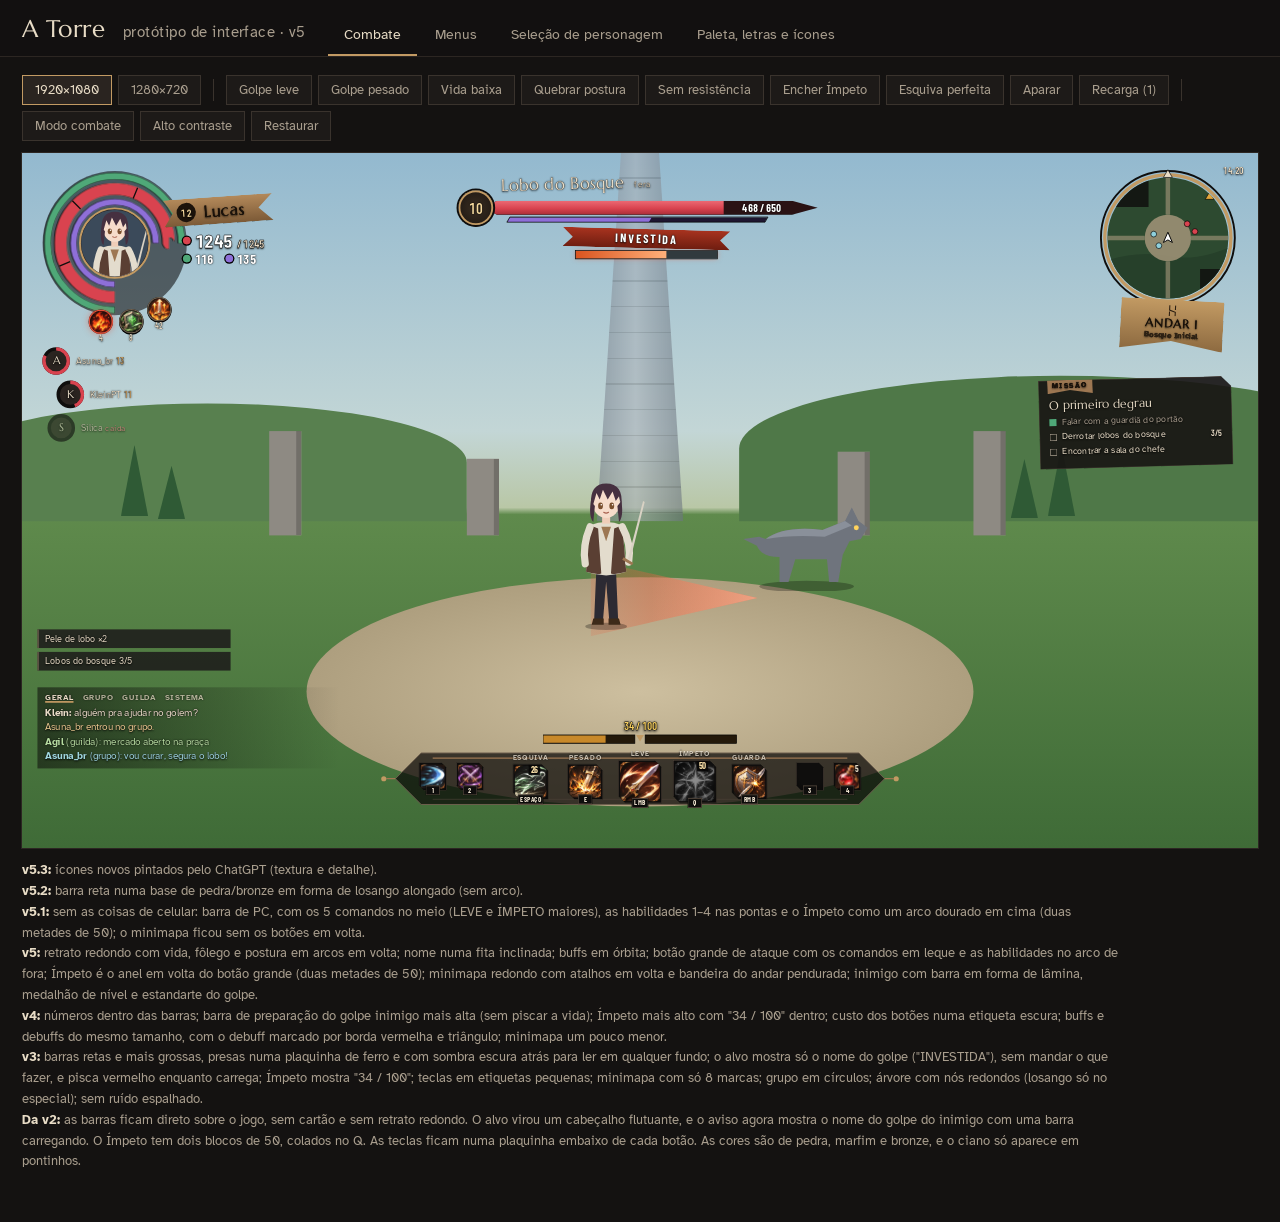
<file: ui/prototipo_interface_v5.html>
<!DOCTYPE html>
<html lang="pt-BR">
<head>
<meta charset="utf-8">
<meta name="viewport" content="width=device-width, initial-scale=1">
<title>MMORPG — Protótipo de Interface v5 (Pedra, Marfim e Luz)</title>
<link rel="preconnect" href="https://fonts.googleapis.com">
<link href="https://fonts.googleapis.com/css2?family=Marcellus&family=Barlow+Condensed:wght@500;600;700&family=Atkinson+Hyperlegible:wght@400;700&display=swap" rel="stylesheet">
<style>
:root{
  --carvao:#1C1A1A; --pedra:#2A2725; --pedra2:#3A342F; --cav:#0F0E0D;
  --marfim:#E8DCC6; --marfim2:#A99E8E; --bronze:#9D7752; --bronze2:#C29A63; --linha:#6E604F;
  --vida:#D9434F; --vidaT:#2A1214; --res:#4FA878; --resT:#10241A; --post:#8E6FD8; --postT:#1E1630;
  --imp:#E2A63C; --imp2:#F6CF62; --perigo:#E8613F; --cristal:#5FC4C9;
  --tit:"Marcellus",Georgia,serif; --num:"Barlow Condensed","Arial Narrow",sans-serif; --txt:"Atkinson Hyperlegible",system-ui,sans-serif;
  --sombra:0 2px 0 #050505;
  --borda-suja:radial-gradient(ellipse at 50% 40%,transparent 55%,rgba(0,0,0,.35) 100%);
  --ruido-off:url("data:image/svg+xml;utf8,<svg xmlns='http://www.w3.org/2000/svg' width='140' height='140'><filter id='n'><feTurbulence type='fractalNoise' baseFrequency='.85' numOctaves='2' stitchTiles='stitch'/><feColorMatrix values='0 0 0 0 1  0 0 0 0 1  0 0 0 0 1  0 0 0 .05 0'/></filter><rect width='140' height='140' filter='url(%23n)'/></svg>");
}
*{box-sizing:border-box;margin:0;padding:0}
html,body{min-height:100%;background:#141211;color:var(--marfim);font-family:var(--txt)}
button{font:inherit;color:inherit;cursor:pointer;background:none;border:0}
.n{font-family:var(--num);font-variant-numeric:tabular-nums;font-weight:600}
.t{font-family:var(--tit);font-weight:400}

/* ---------- página ---------- */
.topo{display:flex;align-items:flex-end;gap:22px;padding:14px 22px 0;background:#121010;border-bottom:1px solid #2c2622;position:sticky;top:0;z-index:50;flex-wrap:wrap}
.topo h1{font:24px var(--tit);color:var(--marfim);padding-bottom:12px;letter-spacing:.02em}
.topo h1 span{color:var(--marfim2);font:15px var(--txt);margin-left:10px}
.abas{display:flex;gap:2px}
.abas a{padding:10px 16px 11px;color:var(--marfim2);text-decoration:none;font-size:14px;border-bottom:2px solid transparent}
.abas a.on{color:var(--marfim);border-bottom-color:var(--bronze2)}
.vista{display:none;padding:18px 22px 50px}
.vista.on{display:block}
.ctl{display:flex;flex-wrap:wrap;gap:6px;margin-bottom:12px;align-items:center}
.ctl button{padding:6px 12px;font-size:13px;color:var(--marfim2);border:1px solid #3a332d;background:#1d1a18}
.ctl button:hover{color:var(--marfim);border-color:var(--bronze)}
.ctl button.on{color:var(--marfim);border-color:var(--bronze2);background:#2a2420}
.ctl i{width:1px;height:22px;background:#3a332d;margin:0 6px}
.nota{color:var(--marfim2);font-size:13px;line-height:1.6;max-width:1100px}
.nota b{color:var(--marfim);font-weight:700}

/* ---------- palco ---------- */
.wrap{position:relative;width:100%;overflow:hidden;background:#000;outline:1px solid #2c2622}
.palco{position:absolute;left:0;top:0;transform-origin:0 0;overflow:hidden}
.palco.r1080{width:1920px;height:1080px}.palco.r720{width:1280px;height:720px}
.cena{position:absolute;inset:0;background:linear-gradient(#93b9cf 0%,#c3d6d6 40%,#b9c7a6 51%,#5f8a4c 52%,#3f6b37 100%)}
.cena .torre{position:absolute;left:46.5%;top:0;width:7%;height:53%;background:linear-gradient(90deg,#77808c,#aab1b8 45%,#6c7580);clip-path:polygon(28% 0,72% 0,100% 100%,0 100%);opacity:.6}
.cena .torre::after{content:"";position:absolute;inset:0;background:repeating-linear-gradient(transparent 0 38px,rgba(0,0,0,.18) 38px 40px)}
.cena .morro{position:absolute;bottom:47%;border-radius:50% 50% 0 0;background:#58804f}
.cena .arv{position:absolute;bottom:46%;width:2.2%;height:12%;background:#2f5a35;clip-path:polygon(50% 0,100% 85%,0 85%)}
.cena .piso{position:absolute;left:23%;top:61%;width:54%;height:33%;border-radius:50%;background:radial-gradient(#cdbf9f,#ae9f7f 70%,#968866)}
.cena .pilar{position:absolute;bottom:45%;width:2.6%;height:15%;background:#8e8a83;box-shadow:inset -8px 0 0 rgba(0,0,0,.2)}
.ent{position:absolute}.ent svg{width:100%;height:100%;overflow:visible}
.tele{position:absolute;left:46%;top:58.5%;width:13.5%;height:11%;clip-path:polygon(100% 50%,0 0,0 100%);background:linear-gradient(270deg,rgba(232,97,63,.75),rgba(232,97,63,.18));}
.tele::before{content:"";position:absolute;inset:0;background:linear-gradient(270deg,rgba(255,200,170,.55),transparent);width:var(--carga,40%);right:0;left:auto}
.dano{position:absolute;font:700 46px var(--num);color:#fff;text-shadow:0 2px 0 #000,0 0 3px #000;animation:sobe 1.3s ease-out 1 forwards}
.dano.fl{color:#ffd35c}.dano.pq{color:#e9a2ff}
@keyframes sobe{0%{transform:translateY(8px);opacity:0}12%{opacity:1;transform:translateY(0)}75%{opacity:1}100%{transform:translateY(-54px);opacity:0}}
.r720 .dano{font-size:32px}

/* ---------- HUD ---------- */
.hud{position:absolute;inset:0}
.sobre{text-shadow:0 1px 3px rgba(0,0,0,.95),0 0 1px #000}

/* jogador: sem cartão, barras em escada */
#jog{position:absolute;left:24px;top:22px;width:440px;padding:10px 0 12px 30px;isolation:isolate;z-index:1}
#jog::before{content:"";position:absolute;left:0;right:-10px;top:4px;bottom:54px;background:linear-gradient(90deg,rgba(8,7,6,.72),rgba(8,7,6,.5) 75%,transparent);z-index:-1}
#jog .ancora{position:absolute;left:0;top:10px;bottom:12px;width:14px;background:linear-gradient(90deg,#4a4038,#2c2622);box-shadow:inset 0 0 0 1px #6e604f,var(--sombra)}
#jog .ancora::before,#jog .ancora::after{content:"";position:absolute;left:4px;width:6px;height:6px;border-radius:50%;background:#8a7a66;box-shadow:inset 0 -1px 0 #2a2420}
#jog .ancora::before{top:6px}#jog .ancora::after{bottom:6px}
#jog .cab{display:flex;align-items:baseline;gap:10px;margin-bottom:6px}
#jog .cab .nm{font:22px var(--tit)}
#jog .cab .nv{font:600 16px var(--num);color:var(--bronze2);letter-spacing:.04em}
#jog .cab .arma{font-size:13px;color:#e9e1d2;opacity:.85;margin-left:auto}
.br{position:relative;display:flex;align-items:center;gap:10px;margin:4px 0}
.br .trilho{position:relative;height:var(--h);width:var(--w);background:var(--tr);clip-path:polygon(5px 0,100% 0,calc(100% - 5px) 100%,0 100%);box-shadow:var(--sombra);overflow:hidden;outline:1px solid #000}
.br .ench{position:absolute;inset:0 auto 0 0;background:var(--c);transition:width .22s}
.br .ench::after{content:"";position:absolute;left:0;right:0;top:0;height:35%;background:rgba(255,255,255,.22)}
.br .atras{position:absolute;inset:0 auto 0 0;background:#f3e3c8;opacity:.55;transition:width .7s .35s}
.br .div{position:absolute;inset:0;background:repeating-linear-gradient(90deg,transparent 0 calc(25% - 1px),#0F0E0D calc(25% - 1px) 25%)}
.br .v{position:absolute;right:12px;top:50%;transform:translateY(-50%);font:700 var(--fs,14px)/1 var(--num);color:#fff;text-shadow:0 0 2px #000,0 1px 0 #000,1px 0 0 #000,-1px 0 0 #000;z-index:3;pointer-events:none}
.br .v small{font-size:.8em;color:#f0e4d0;opacity:.9}
.br .trilho{z-index:1}
.br .v small{font-size:13px;color:#d8cdb9;opacity:.8}
.br .rot{position:absolute;left:-2px;top:-15px;font:700 11px var(--txt);letter-spacing:.12em;color:#efe6d6;opacity:.8}
.vida{--fs:15px;--w:340px;--h:18px;--c:var(--vida);--tr:var(--vidaT)}
.res{--fs:12px;--w:240px;--h:13px;--c:var(--res);--tr:var(--resT)}
.post{--fs:12px;--w:190px;--h:13px;--c:var(--post);--tr:var(--postT)}
#jog .vida{margin-top:18px}
#jog .res,#jog .post{margin-left:0}
.vida-baixa .vida .trilho{animation:perigo 1s infinite}
@keyframes perigo{50%{box-shadow:0 0 0 2px #ff4a55,0 0 14px #ff4a55}}
.vida-baixa #jog .vida .trilho{background:#160809}
.quebra{display:none;position:absolute;left:196px;top:-6px;font:700 19px var(--num);letter-spacing:.1em;color:#e9b8ff;align-items:center;gap:5px;white-space:nowrap}
.post-quebrada .quebra{display:flex}
.post-quebrada .post .trilho{background:repeating-linear-gradient(90deg,#3a2550 0 5px,#140e1f 5px 9px)}
.post-quebrada .post .v{visibility:hidden}
.sem-res .res .trilho{animation:pisca .16s 3}
@keyframes pisca{50%{box-shadow:0 0 0 2px #fff}}
#buffs{display:flex;gap:7px;margin-top:12px;align-items:flex-end}
.bf{width:36px;height:36px;background:var(--cav);box-shadow:0 0 0 1px #4b4038,var(--sombra);position:relative;display:grid;place-items:center;clip-path:polygon(0 0,100% 0,100% 72%,72% 100%,0 100%)}
.bf svg{width:22px;height:22px}
.bf b{position:absolute;left:0;right:0;bottom:-1px;text-align:center;font:600 11px var(--num);background:rgba(0,0,0,.6)}
.bf.ruim{background:#1d0f0d;box-shadow:inset 0 0 0 2px #e0503a,var(--sombra)}
.bf.ruim::after{content:"";position:absolute;left:2px;top:2px;border-left:7px solid #e0503a;border-bottom:7px solid transparent}
.bf.acaba{animation:pisca 1s infinite}

/* grupo: sem caixa, linhas finas */
#grp{position:absolute;left:24px;top:250px;width:260px;padding:8px 10px;background:linear-gradient(90deg,rgba(10,9,8,.55),transparent)}
.gm{display:grid;grid-template-columns:30px 1fr;gap:8px;align-items:center;margin-bottom:9px}
.gm .ret{width:28px;height:28px;background:var(--pedra);border-radius:50%;box-shadow:inset 0 0 0 1px var(--linha);display:grid;place-items:center;font:15px var(--tit)}
.gm .l1{display:flex;justify-content:space-between;font-size:13px}
.gm .l1 span:last-child{font:600 13px var(--num);color:#ddd2bf}
.gm .mb{height:6px;background:var(--vidaT);margin-top:3px;outline:1px solid #000}
.gm .mb i{display:block;height:100%;background:var(--vida)}
.gm.caido{opacity:.65}.gm.caido .l1 span:last-child{color:#ff9a96}

/* alvo: cabeçalho flutuante sem caixa */
#alvo{position:absolute;left:740px;top:26px;width:440px;text-align:center;padding:10px 0 12px;background:radial-gradient(ellipse 60% 55% at 50% 55%,rgba(10,9,8,.42),transparent 100%)}
#alvo .l1{display:flex;justify-content:center;align-items:center;gap:10px}
#alvo .selo{height:24px;padding:0 8px;background:var(--pedra);box-shadow:inset 0 0 0 1px var(--bronze);clip-path:polygon(7px 0,100% 0,100% 100%,0 100%,0 7px);display:grid;place-items:center;font:700 13px var(--num);color:var(--bronze2)}
#alvo .nome{font:21px var(--tit)}
#alvo .tipo{font-size:12px;color:#ddd2bf;letter-spacing:.08em}
#alvo .hp{position:relative;width:360px;height:10px;margin:6px auto 0;background:var(--vidaT);clip-path:polygon(2% 0,98% 0,100% 50%,98% 100%,2% 100%,0 50%)}
#alvo .hp i{position:absolute;inset:0 auto 0 0;background:var(--vida);transition:width .2s}
#alvo .hpn{font:600 14px var(--num);margin-top:2px;color:#e7dccb}
#alvo .pt{width:260px;height:7px;outline:1px solid #000;margin:3px auto 0;background:var(--postT)}
#alvo .pt i{display:block;height:100%;background:var(--post);transition:width .2s}
#alvo .golpe{margin:0 auto 6px;width:220px;text-align:center}
#alvo.perigo .golpe .gb{box-shadow:inset 0 0 0 1px #c9452c,0 0 8px rgba(232,97,63,.6)}
@keyframes pal{50%{filter:drop-shadow(0 0 6px #ff6a3c)}}
#alvo .golpe .gn{display:inline-block;font:700 16px var(--num);letter-spacing:.12em;color:#fff;background:rgba(80,20,10,.85);padding:1px 10px;box-shadow:inset 0 0 0 1px #c9452c}
#alvo .golpe .gb{height:12px;width:220px;outline:1px solid #000;background:rgba(0,0,0,.6);margin-top:3px;box-shadow:0 0 0 1px #6b2c1e}
#alvo .golpe .gb i{display:block;height:100%;background:linear-gradient(90deg,#c9452c,#ffb07a);width:var(--carga,40%)}
#alvo .marca-alvo{position:absolute;left:50%;top:-12px;transform:translateX(-50%);font:700 11px var(--num);letter-spacing:.2em;color:var(--bronze2)}

/* minimapa */
#mini{position:absolute;left:1640px;top:28px;width:250px;height:290px}
#mini .bus{position:absolute;left:25px;top:0;width:200px;height:200px}
#mini .bus svg{width:100%;height:100%;overflow:visible}
#mini .placa{position:absolute;left:30px;width:190px;top:208px;text-align:center;background:var(--carvao);background-image:var(--borda-suja);box-shadow:0 0 0 1px var(--linha),var(--sombra);clip-path:polygon(10px 0,calc(100% - 10px) 0,100% 10px,100% 100%,0 100%,0 10px);padding:6px 0 7px}
#mini .placa .an{font:17px var(--tit);letter-spacing:.06em;display:flex;align-items:center;justify-content:center;gap:8px}
#mini .placa .zn{font-size:12px;color:var(--marfim2);margin-top:1px}
#mini .hora{position:absolute;right:6px;top:4px;font:600 13px var(--num);color:#e8dcc6}

/* missão: placa com corte e linha de acento */
#mis{position:absolute;left:1600px;top:330px;width:290px;padding:10px 14px 10px 16px;background:rgba(28,26,26,.88);background-image:var(--borda-suja);clip-path:polygon(0 0,calc(100% - 14px) 0,100% 14px,100% 100%,0 100%);box-shadow:inset 3px 0 0 var(--bronze)}
#mis .tg{font:700 11px var(--txt);letter-spacing:.14em;color:var(--bronze2)}
#mis .qt{font:18px var(--tit);margin:3px 0 6px}
.ob{display:flex;gap:8px;font-size:14px;margin:5px 0;line-height:1.3}
.ob .ck{width:11px;height:11px;margin-top:4px;flex:none;box-shadow:inset 0 0 0 1px var(--marfim2)}
.ob.ok{color:var(--marfim2)}.ob.ok .ck{background:var(--res);box-shadow:none}
.ob .q{margin-left:auto;font:600 14px var(--num);color:var(--marfim)}

/* chat: sem caixa quando inativo */
#chat{position:absolute;left:24px;top:800px;width:480px;padding:8px 12px;background:linear-gradient(90deg,rgba(10,9,8,.55),rgba(10,9,8,.25) 75%,transparent)}
#chat .abs{display:flex;gap:14px;margin-bottom:6px;font:700 12px var(--txt);letter-spacing:.1em}
#chat .abs span{color:#cfc4b2;opacity:.7;padding-bottom:2px}
#chat .abs span.on{opacity:1;color:var(--marfim);box-shadow:0 2px 0 var(--bronze2)}
#chat .ms{font-size:15px;line-height:1.5;-webkit-text-stroke:.2px #000}
#chat .ms .s{color:#e7c98f}.ms .p{color:#9fd6dc}.ms .gu{color:#b6dca0}
#chat .in{margin-top:8px;height:30px;background:rgba(15,14,13,.7);box-shadow:inset 0 0 0 1px #4b4038;font-size:13px;color:#a99e8e;padding:6px 10px}

/* barra de ações */
#acoes{position:absolute;left:0;right:0;top:930px;display:flex;justify-content:center;align-items:flex-end;gap:22px}
.base{display:flex;gap:8px;align-items:flex-end;position:relative}
.sl{position:relative;width:56px;height:56px;background:var(--cav);background-image:var(--borda-suja);clip-path:polygon(0 0,calc(100% - 12px) 0,100% 12px,100% 100%,12px 100%,0 calc(100% - 12px));display:grid;place-items:center}
.sl::before{content:"";position:absolute;inset:0;clip-path:inherit;box-shadow:inset 0 0 0 1px #5a4c40;pointer-events:none}
.sl svg{width:38px;height:38px}
.slw{position:relative;display:flex;flex-direction:column;align-items:center}
.tk{margin-top:-8px;z-index:2;min-width:22px;height:15px;line-height:15px;text-align:center;font:700 11px var(--num);letter-spacing:.04em;background:var(--cav);color:#efe4d0;padding:0 4px;box-shadow:inset 0 0 0 1px #5a4c40}
.sl.peq{width:44px;height:44px;clip-path:polygon(0 0,calc(100% - 9px) 0,100% 9px,100% 100%,9px 100%,0 calc(100% - 9px))}
.sl.peq svg{width:28px;height:28px}
.sl.vazio svg{opacity:.18}
.sl .cd{position:absolute;inset:0;background:conic-gradient(rgba(0,0,0,.75) var(--p,0%),transparent 0);display:none;place-items:center;font:700 22px var(--num);text-shadow:0 1px 2px #000}
.sl.recarga .cd{display:grid}
.sl.indisp svg{filter:grayscale(1) brightness(.55)}
.sl .qtd{position:absolute;right:4px;top:2px;font:700 13px var(--num)}
.sl .cst{position:absolute;right:13px;top:2px;font:700 14px/1 var(--num);color:#f6dca6;background:rgba(8,7,6,.85);padding:1px 3px;z-index:2}
.sl.pronto{background-color:#2a1f0e}
.sl.pronto::before{box-shadow:inset 0 0 0 2px var(--imp),inset 0 0 14px rgba(226,166,60,.45)}
.sl.flash{animation:fl .22s}
@keyframes fl{50%{filter:brightness(2.2)}}
.rotulo{position:absolute;top:-19px;left:0;right:0;text-align:center;font:700 11px var(--txt);letter-spacing:.1em;color:#efe6d6;opacity:.75;white-space:nowrap}

/* ímpeto: 2 blocos de 50, colado ao Q */
#imp{position:absolute;left:50%;top:-50px;transform:translateX(-50%);display:flex;align-items:center;gap:6px}
#imp .bl{position:relative;width:104px;height:15px;background:#24190a;outline:1px solid #000;box-shadow:var(--sombra);overflow:hidden}
#imp .bl i{position:absolute;inset:0 auto 0 0;background:linear-gradient(90deg,#b8791f,var(--imp));transition:width .2s}
#imp .bl.cheio i{background:linear-gradient(90deg,var(--imp),var(--imp2))}
#imp .bl.cheio{box-shadow:0 0 0 1px #000,0 0 10px rgba(246,207,98,.75)}
#imp .impn{position:absolute;right:5px;top:50%;transform:translateY(-50%);font:700 12px/1 var(--num);color:#fff;text-shadow:0 0 2px #000,0 1px 0 #000;z-index:2}
#imp .entalhe{width:0;height:0;border-left:6px solid transparent;border-right:6px solid transparent;border-top:9px solid #5a4630}
#imp.meio .entalhe{border-top-color:var(--imp2)}
#imp .vl{position:absolute;right:calc(104px + 6px);display:none}#imp .vl small{font-size:12px;color:#c9a46a}

/* notificações e central */
#notif{position:absolute;left:1600px;top:880px;width:290px;display:flex;flex-direction:column;gap:6px}
.nt{font-size:14px;padding:6px 10px 6px 12px;background:rgba(28,26,26,.86);box-shadow:inset 2px 0 0 var(--linha);animation:entra .25s}
.nt.imp{box-shadow:inset 2px 0 0 var(--imp)}
@keyframes entra{from{transform:translateX(24px);opacity:0}}
#centro{position:absolute;left:0;right:0;top:300px;text-align:center;font:36px var(--tit);letter-spacing:.08em;text-shadow:0 2px 0 #000,0 0 12px #000;opacity:0;transition:opacity .18s}
#centro.on{opacity:1}
#flash{position:absolute;inset:0;pointer-events:none;opacity:0}
#flash.on{animation:fx .4s}
@keyframes fx{20%{opacity:1}}

.modo-combate #chat .ms,.modo-combate #chat .abs{opacity:.12}
.modo-combate #mis{opacity:.3}
.modo-combate #grp{opacity:.55}
.alto-contraste .sobre{text-shadow:0 0 0 #000,0 0 4px #000,0 0 4px #000}
.alto-contraste #chat .ms,.alto-contraste #grp{background:rgba(0,0,0,.75)}

/* 1280x720 */
.r720 #jog{left:20px;top:18px;width:300px}
.r720 #jog .cab .nm{font-size:17px}.r720 #jog .cab .nv{font-size:14px}.r720 #jog .cab .arma{display:none}
.r720 .vida{--w:230px;--h:12px}.r720 .res{--w:150px;--h:6px}.r720 .post{--w:116px;--h:6px}
.r720 .br .v{font-size:14px;min-width:60px}
.r720 #jog .vida{margin-top:14px}
.r720 .quebra{left:130px;font-size:11px}
.r720 #buffs{margin-top:8px}.r720 .bf{width:24px;height:24px}.r720 .bf svg{width:17px;height:17px}
.r720 #grp{left:20px;top:156px;width:190px}
.r720 .gm{grid-template-columns:24px 1fr;margin-bottom:6px}.r720 .gm .ret{width:24px;height:24px;font-size:12px}
.r720 .gm .l1{font-size:12px}
.r720 #alvo{left:465px;top:18px;width:350px}
.r720 #alvo .nome{font-size:16px}.r720 #alvo .hp{width:260px;height:8px}.r720 #alvo .pt{width:190px}
.r720 #alvo .golpe{width:190px;margin-top:6px}
.r720 #mini{left:1100px;top:14px;width:170px;height:200px}
.r720 #mini .bus{left:13px;width:144px;height:144px}
.r720 #mini .placa{left:12px;width:146px;top:150px;padding:4px 0}
.r720 #mini .placa .an{font-size:13px}.r720 #mini .placa .zn{font-size:11px}
.r720 #mis{left:1040px;top:226px;width:225px;padding:6px 10px}
.r720 #mis .qt{font-size:14px}.r720 .ob{font-size:12px}.r720 #mis .ob:nth-of-type(n+3){display:none}
.r720 #chat{left:20px;top:560px;width:330px}
.r720 #chat .ms{font-size:13px}.r720 #chat .ms div:nth-last-child(n+3){display:none}
.r720 #acoes{top:640px;gap:14px}
.r720 .sl{width:46px;height:46px}.r720 .sl svg{width:30px;height:30px}
.r720 .sl.peq{width:38px;height:38px}.r720 .sl.peq svg{width:24px;height:24px}
.r720 .rotulo{display:none}
.r720 #imp{top:-22px}.r720 #imp .bl{width:70px;height:7px}
.r720 #notif{left:1040px;top:600px;width:225px}.r720 .nt{font-size:12px}
.r720 #centro{top:200px;font-size:26px}

/* ===== HUD v5: base Toram + formas ousadas ===== */
#pj{position:absolute;left:14px;top:10px;width:600px;height:290px}
.pj-svg{position:absolute;left:0;top:0;width:260px;height:260px;overflow:visible}
.trk{fill:none;stroke:#0F0E0D;stroke-dasharray:75 100;opacity:.9}
.arc{fill:none;stroke-dasharray:75 100;transition:stroke-dasharray .22s;filter:drop-shadow(0 1px 0 #000)}
.arc.rastro{opacity:.55;transition:stroke-dasharray .7s .35s}
.vida-baixa #aVida{animation:pv 1s infinite}
@keyframes pv{50%{stroke:#ff5a66;filter:drop-shadow(0 0 6px #ff3b4a)}}
.post-quebrada #aPost{stroke:#e9b8ff;stroke-dasharray:4 3!important;opacity:.9}
.fita{position:absolute;left:206px;top:58px;height:42px;display:flex;align-items:center;gap:12px;padding:0 44px 0 10px;background:linear-gradient(#b3895a,#7c5a37);color:#1c130b;transform:rotate(-4deg);clip-path:polygon(0 0,100% 0,calc(100% - 22px) 50%,100% 100%,0 100%,14px 50%);box-shadow:var(--sombra)}
.fita .nv{width:30px;height:30px;border-radius:50%;background:#1c130b;color:#f3d79c;display:grid;place-items:center;font-size:16px;margin-left:10px}
.fita .nm{font-size:25px;letter-spacing:.02em}
.nums{position:absolute;left:236px;top:108px}
.nums .nv1{font-size:30px;font-weight:700;color:#fff;display:flex;align-items:baseline;gap:6px;-webkit-text-stroke:.5px #000}
.nums .nv1 small{font-size:17px;color:#e9dcc6}
.nums .nv2{font-size:20px;font-weight:700;color:#fff;display:flex;align-items:center;gap:6px;margin-top:-2px}
.pt{display:inline-block;width:12px;height:12px;border-radius:50%;box-shadow:0 0 0 2px #000}
.pt.vd{background:#D9434F;align-self:center}.pt.rs{background:#4FA878}.pt.ps{background:#8E6FD8}
.quebra{display:none;position:absolute;left:236px;top:176px;align-items:center;gap:8px;padding:4px 14px 4px 8px;background:#2a1640;color:#f0d2ff;font:700 15px var(--num);letter-spacing:.08em;transform:rotate(-2deg);clip-path:polygon(0 0,100% 0,calc(100% - 10px) 100%,0 100%)}
.quebra b{font-size:24px;color:#fff}
.post-quebrada .quebra{display:flex}
.orb{position:absolute;left:130px;top:130px;width:0;height:0;transform:rotate(var(--a)) translateX(124px) rotate(calc(var(--a) * -1))}
.orb .bf{position:absolute;left:-19px;top:-19px;width:38px;height:38px;border-radius:50%;clip-path:none;background:#141110;box-shadow:inset 0 0 0 2px #6e604f,var(--sombra)}
.orb .bf.ruim{box-shadow:inset 0 0 0 3px #e0503a,0 0 10px rgba(224,80,58,.5)}
.orb .bf.ruim::after{display:none}
.orb .bf b{bottom:-14px;background:none;font-size:13px}
#grp5{position:absolute;left:30px;top:300px}
.gx{display:flex;align-items:center;gap:8px;margin:0 0 6px var(--x);font-size:14px}
.gx svg{width:46px;height:46px}
.gx text{font:17px var(--tit);fill:#E8DCC6}
.trk2{fill:#2a2420;stroke:#0F0E0D;stroke-width:5}
.arc2{fill:none;stroke:#D9434F;stroke-width:5}
.gx small{color:#C29A63;font-size:13px}
.gx.caido{opacity:.6}.gx.caido small{color:#ff9a96}
#alvo5{position:absolute;left:660px;top:28px;width:600px;height:150px}
#alvo5 .med{position:absolute;left:18px;top:30px;width:54px;height:54px;border-radius:50%;background:radial-gradient(#3a2e22,#1a1410);box-shadow:inset 0 0 0 3px #C29A63,0 0 0 3px #0F0E0D,var(--sombra);display:grid;place-items:center;font-size:22px;color:#f3d79c;z-index:3}
#alvo5 .nmA{position:absolute;left:84px;top:6px;font-size:26px;transform:rotate(-1.5deg);transform-origin:left}
#alvo5 .nmA small{font:13px var(--txt);color:#e3d6c0;margin-left:8px;letter-spacing:.1em}
#alvo5 .lamina{position:absolute;left:56px;top:46px;width:520px;height:22px;background:#2A1214;clip-path:polygon(0 50%,22px 0,calc(100% - 40px) 0,100% 50%,calc(100% - 40px) 100%,22px 100%);box-shadow:var(--sombra)}
#alvo5 .lamina i{position:absolute;inset:0 auto 0 0;background:linear-gradient(#ec6a74,#D9434F 55%,#a92d38);transition:width .2s}
#alvo5 .lamina span{position:absolute;right:56px;top:0;line-height:22px;font-size:16px;font-weight:700;color:#fff;text-shadow:0 0 2px #000,0 1px 0 #000;z-index:2}
#alvo5 .ptA{position:absolute;left:96px;top:72px;width:400px;height:7px;background:#1E1630;outline:1px solid #000;transform:skewX(-30deg)}
#alvo5 .ptA i{display:block;height:100%;background:#8E6FD8;transition:width .2s}
#alvo5 .estand{position:absolute;left:180px;top:90px;width:260px}
#alvo5 .estand span{display:block;text-align:center;font:700 19px var(--num);letter-spacing:.16em;color:#fff;background:linear-gradient(#a8331f,#6e1d10);padding:3px 0 4px;clip-path:polygon(0 0,100% 0,94% 50%,100% 100%,0 100%,6% 50%);transform:rotate(1.5deg)}
#alvo5 .prep{height:12px;margin:4px 20px 0;background:rgba(0,0,0,.7);outline:1px solid #000;box-shadow:0 0 8px rgba(232,97,63,.55)}
#alvo5 .prep i{display:block;height:100%;width:40%;background:linear-gradient(90deg,#d9541f,#ffb07a)}
#mm{position:absolute;left:1640px;top:16px;width:260px;height:290px}
.mm-svg{position:absolute;left:30px;top:6px;width:220px;height:220px;overflow:visible}
#mm .hora{position:absolute;right:2px;top:2px;font-size:15px}
.ob5{position:absolute;left:140px;top:116px;width:0;height:0;transform:rotate(var(--a)) translateX(128px) rotate(calc(var(--a) * -1))}
.ob5 span{position:absolute;left:-17px;top:-17px;width:34px;height:34px;border-radius:50%;background:#1c1816;box-shadow:inset 0 0 0 2px #9D7752,var(--sombra);display:grid;place-items:center;font:700 15px var(--num);color:#E8DCC6}
.ob5.menu span{background:#7c5a37;color:#1c130b;font-size:17px}
.bandeira{position:absolute;left:66px;top:212px;width:160px;padding:8px 0 16px;text-align:center;background:linear-gradient(#c29a63,#8d6a40);color:#1c130b;clip-path:polygon(0 0,100% 0,100% 100%,50% 82%,0 100%);transform:rotate(3deg);box-shadow:var(--sombra)}
.bandeira b{display:block;font-size:19px;letter-spacing:.06em;margin-top:-2px}
.bandeira small{display:block;font-size:12px;font-weight:700;opacity:.85}
.bandeira svg{display:block;margin:0 auto}
#mis5{position:absolute;left:1580px;top:350px;width:300px;padding:14px 16px 12px;background:rgba(24,21,19,.9);transform:rotate(-1.5deg);box-shadow:inset 0 0 0 1px #4b4038,var(--sombra);clip-path:polygon(0 0,calc(100% - 16px) 0,100% 16px,100% 100%,0 100%)}
#mis5 .marc{position:absolute;left:14px;top:-1px;font:700 11px var(--txt);letter-spacing:.16em;background:#9D7752;color:#1c130b;padding:3px 8px 6px;clip-path:polygon(0 0,100% 0,100% 100%,50% 75%,0 100%)}
#mis5 .qt{font-size:19px;margin:12px 0 6px}
#chat5{position:absolute;left:24px;top:830px;width:470px;padding:8px 12px;background:linear-gradient(90deg,rgba(10,9,8,.55),transparent)}
#chat5 .abs{display:flex;gap:14px;margin-bottom:6px;font:700 12px var(--txt);letter-spacing:.1em}
#chat5 .abs span{opacity:.7}#chat5 .abs span.on{opacity:1;box-shadow:0 2px 0 var(--bronze2)}
#chat5 .ms{font-size:15px;line-height:1.5}
#chat5 .s{color:#e7c98f}#chat5 .p{color:#9fd6dc}#chat5 .gu{color:#b6dca0}
#leque{position:absolute;left:1730px;top:915px;width:0;height:0}
#leque .anel{position:absolute;left:-90px;top:-90px;width:180px;height:180px}
#leque .impnum{position:absolute;left:62px;top:-112px;white-space:nowrap;font-size:18px;font-weight:700;color:#F6CF62;text-shadow:0 0 3px #000}
.bot{position:absolute;left:0;top:0;width:0;height:0;transform:rotate(var(--a)) translateX(var(--r)) rotate(calc(var(--a) * -1))}
.bot::before{content:"";position:absolute;left:-34px;top:-34px;width:68px;height:68px;border-radius:50%;background:radial-gradient(circle at 40% 35%,#2b2520,#100e0d);box-shadow:inset 0 0 0 2px #6e604f,0 0 0 3px #0F0E0D,var(--sombra)}
.bot svg{position:absolute;left:-21px;top:-21px;width:42px;height:42px;z-index:1}
.bot .tk{position:absolute;left:50%;top:26px;transform:translateX(-50%);z-index:2;min-width:24px;height:16px;line-height:16px;text-align:center;font:700 11px var(--num);background:#0F0E0D;color:#efe4d0;padding:0 5px;box-shadow:inset 0 0 0 1px #6e604f;margin:0;border-radius:8px}
.bot .cst{position:absolute;left:14px;top:-36px;z-index:2;font:700 14px/1 var(--num);color:#f6dca6;background:#0F0E0D;padding:2px 5px;border-radius:8px;box-shadow:inset 0 0 0 1px #9D7752}
.bot.grande{transform:none}
.bot.grande::before{left:-62px;top:-62px;width:124px;height:124px;background:radial-gradient(circle at 40% 35%,#4a3a28,#16110d);box-shadow:inset 0 0 0 3px #C29A63,0 0 0 4px #0F0E0D,var(--sombra)}
.bot.grande svg{left:-40px;top:-40px;width:80px;height:80px}
.bot.grande .tk{top:46px}
.bot.peq::before{left:-27px;top:-27px;width:54px;height:54px}
.bot.peq svg{left:-16px;top:-16px;width:32px;height:32px}
.bot.peq .tk{top:20px}
.bot.vazio::before{background:#141110;box-shadow:inset 0 0 0 2px #3a332d,0 0 0 3px #0F0E0D}
.bot .qtd{position:absolute;left:12px;top:-30px;z-index:2;font-size:14px;font-weight:700}
.bot .cd{position:absolute;left:-27px;top:-27px;width:54px;height:54px;border-radius:50%;z-index:2;background:conic-gradient(rgba(0,0,0,.75) var(--p,0%),transparent 0);display:none;place-items:center;font:700 19px var(--num)}
.bot.recarga .cd{display:grid}
.bot.indisp svg{filter:grayscale(1) brightness(.5)}
.bot.pronto::before{box-shadow:inset 0 0 0 3px #F6CF62,0 0 0 3px #0F0E0D,0 0 16px rgba(246,207,98,.7)}
.bot.flash::before{animation:fl .22s}
#arco{position:absolute;left:510px;top:860px;width:900px;height:240px}
#arco .arco-base,#arco .arco-imp{position:absolute;left:0;top:0;width:900px;height:200px;overflow:visible}
#arco .arco-imp{top:0}
#arco .pos{position:absolute;transform:translate(-50%,-50%);display:flex;flex-direction:column;align-items:center}
#arco .rotulo{position:static;margin-bottom:3px}
#arco .sl.grande2{width:68px;height:68px}#arco .sl.grande2 svg{width:62px;height:62px}
#arco .sl svg{width:50px;height:50px}#arco .sl.peq svg{width:38px;height:38px}
.orb .bf svg{width:34px;height:34px;clip-path:circle(50%)}
#notif{position:absolute;left:24px;top:740px;width:300px;display:flex;flex-direction:column;gap:6px}
.r720 .hud{transform:scale(.6667);transform-origin:0 0;width:150%;height:150%}
.modo-combate #chat5 .ms,.modo-combate #chat5 .abs{opacity:.12}.modo-combate #mis5{opacity:.3}.modo-combate #grp5{opacity:.5}

/* ---------- menus ---------- */
.jan{max-width:1500px;margin:0 auto;position:relative;background:var(--carvao);background-image:var(--borda-suja),linear-gradient(#211e1d,#181615);box-shadow:0 0 0 1px #4b4038,0 3px 0 #050505;clip-path:polygon(18px 0,100% 0,100% calc(100% - 18px),calc(100% - 18px) 100%,0 100%,0 18px);display:grid;grid-template-columns:230px 1fr;min-height:760px}
.jan::before{content:"";position:absolute;inset:6px;border:1px solid rgba(157,119,82,.28);pointer-events:none;clip-path:polygon(14px 0,100% 0,100% calc(100% - 14px),calc(100% - 14px) 100%,0 100%,0 14px)}
.lat{border-right:1px solid #352e29;padding:22px 0;background:rgba(0,0,0,.18)}
.lat .marca{display:flex;align-items:center;gap:10px;padding:0 22px 18px;font:21px var(--tit);color:var(--marfim)}
.lat .sub{padding:0 22px 8px;font:700 11px var(--txt);letter-spacing:.16em;color:var(--marfim2)}
.rom{font:13px var(--tit);color:var(--bronze2);letter-spacing:0;margin-right:2px}
.it{display:flex;justify-content:space-between;align-items:center;width:100%;padding:11px 22px;font-size:15px;color:var(--marfim2);text-align:left;position:relative}
.it kbd{font:600 13px var(--num);color:#7d7264}
.it:hover{color:var(--marfim)}
.it.on{color:var(--marfim);background:linear-gradient(90deg,rgba(157,119,82,.22),transparent)}
.it.on::before{content:"";position:absolute;left:0;top:6px;bottom:6px;width:3px;background:var(--bronze2)}
.cont{padding:24px 28px;position:relative}
.cont .cab{display:flex;align-items:baseline;gap:14px;margin-bottom:18px;padding-bottom:12px;position:relative}
.cont .cab::after{content:"";position:absolute;left:0;right:0;bottom:0;height:7px;background:linear-gradient(#352e29,#352e29) 0 6px/38% 1px no-repeat,linear-gradient(#352e29,#352e29) 100% 0/calc(62% - 9px) 1px no-repeat,linear-gradient(to top right,transparent calc(50% - 1px),#9D7752 50%,transparent calc(50% + 1px)) 38% 0/9px 7px no-repeat}
.cont .cab h2{font:30px var(--tit);font-weight:400}
.cont .cab span{font-size:14px;color:var(--marfim2)}
.cont .cab .dir{margin-left:auto;font:600 16px var(--num);color:var(--marfim)}
.pg{display:none}.pg.on{display:block}
.duas{display:grid;gap:26px}
.sec{font:700 11px var(--txt);letter-spacing:.16em;color:var(--marfim2);margin-bottom:10px}
.fil{display:flex;gap:18px;margin-bottom:14px;font-size:14px;color:var(--marfim2)}
.fil span.on{color:var(--marfim);box-shadow:0 2px 0 var(--bronze2);padding-bottom:3px}
.grd{display:grid;grid-template-columns:repeat(8,60px);gap:6px}
.ce{width:60px;height:60px;background:var(--cav);position:relative;display:grid;place-items:center;clip-path:polygon(0 0,calc(100% - 8px) 0,100% 8px,100% 100%,0 100%)}
.ce::before{content:"";position:absolute;inset:0;box-shadow:inset 0 0 0 1px #3a322b;pointer-events:none}
.ce svg{width:40px;height:40px}
.ce b{position:absolute;right:4px;bottom:1px;font:700 13px var(--num)}
.ce::after{content:"";position:absolute;right:0;top:0;width:12px;height:12px;background:var(--rar,transparent);clip-path:polygon(0 0,100% 0,100% 100%)}
.ce.c1{--rar:#a99e8e}.ce.c2{--rar:#4FA878}.ce.c3{--rar:#5aa7d6}.ce.c4{--rar:#9b7ee0}.ce.c5{--rar:#e2a63c}
.ce.esc::before{box-shadow:inset 0 0 0 2px var(--marfim)}
.det{background:rgba(0,0,0,.22);padding:18px 20px;box-shadow:inset 0 0 0 1px #352e29}
.det h3{font:24px var(--tit);font-weight:400}
.rar{font:700 12px var(--txt);letter-spacing:.14em;margin:4px 0 12px}
.ln{display:flex;justify-content:space-between;padding:6px 0;border-bottom:1px dotted #3d352f;font-size:14px}
.ln b{font:600 17px var(--num)}
.up{color:#7fd09e}.dn{color:#ef8a87}
.bts{display:flex;gap:8px;margin-top:16px}
.bt{padding:9px 16px;font-size:14px;background:#2a2521;box-shadow:inset 0 0 0 1px #54473b,var(--sombra)}
.bt:hover{box-shadow:inset 0 0 0 1px var(--bronze2),var(--sombra)}
.bt.p{background:linear-gradient(#a98458,#7c5c39);color:#1a120a;font-weight:700;box-shadow:inset 0 0 0 1px #d2ad78,var(--sombra)}
.flavor{font-style:italic;color:#c9bca7;font-size:14px;line-height:1.55;margin:10px 0 12px;border-left:2px solid #4b4038;padding-left:10px}
.vrm{position:relative;background:radial-gradient(ellipse at 50% 88%,rgba(194,154,99,.18),transparent 55%),linear-gradient(#1f1c1a,#121110);box-shadow:inset 0 0 0 1px #352e29;display:grid;place-items:center;overflow:hidden}
.vrm .lg{position:absolute;left:14px;top:10px;font:700 11px var(--txt);letter-spacing:.16em;color:var(--marfim2)}
.vrm .rd{position:absolute;bottom:12px;left:0;right:0;text-align:center;font-size:12px;color:var(--marfim2)}
.vrm .chao{position:absolute;bottom:40px;left:50%;transform:translateX(-50%);width:260px;height:40px;border-radius:50%;box-shadow:0 0 0 1px rgba(194,154,99,.35)}
.eq{display:flex;gap:12px;align-items:center;padding:8px 0;border-bottom:1px solid #2f2925}
.eq .ce{width:52px;height:52px}.eq .ce svg{width:34px;height:34px}
.eq small{display:block;font:700 11px var(--txt);letter-spacing:.14em;color:var(--marfim2);margin-bottom:2px}
.eq .vz{color:#7d7264;font-style:italic}
.at{display:grid;grid-template-columns:62px 1fr 56px 74px;gap:10px;align-items:center;padding:9px 0;border-bottom:1px solid #2f2925}
.at .sg{font:24px var(--tit);color:var(--bronze2)}
.at .ds{font-size:13px;color:var(--marfim2)}
.at .v{font:700 24px var(--num);text-align:center}
.at .pm{display:flex;gap:4px}
.at .pm button{width:30px;height:30px;background:#2a2521;box-shadow:inset 0 0 0 1px #54473b;font:700 18px var(--num)}
.at .pm button:hover{box-shadow:inset 0 0 0 1px var(--bronze2)}
.arv{position:relative;height:540px;background-image:radial-gradient(rgba(194,154,99,.07) 1px,transparent 1px);background-size:22px 22px}
.arv svg.lig{position:absolute;inset:0;width:100%;height:100%}
.no{position:absolute;width:56px;height:56px;transform:translate(-50%,-50%);display:grid;place-items:center;background:var(--cav);clip-path:circle(50%)}
.no.esp{width:66px;height:66px;clip-path:polygon(50% 0,100% 50%,50% 100%,0 50%)}
.no svg{width:30px;height:30px}
.no::before{content:"";position:absolute;inset:0;clip-path:inherit;box-shadow:inset 0 0 0 2px var(--bd,#4b4038)}
.no.adq{--bd:var(--bronze2);background:#4a3720}
.no.disp{--bd:var(--cristal)}
.no.bloq svg{opacity:.3}
.nol{position:absolute;transform:translateX(-50%);font-size:12px;color:var(--marfim2);white-space:nowrap;text-align:center}
.nol.on{color:var(--marfim)}
.nol small{display:block;font:600 11px var(--num);letter-spacing:.08em}
.cfg{display:grid;grid-template-columns:1fr 280px 56px;gap:12px;align-items:center;padding:11px 0;border-bottom:1px solid #2f2925;font-size:14px}
.cfg input[type=range]{width:100%;accent-color:var(--bronze2)}
.sw{width:42px;height:20px;background:#2a2521;box-shadow:inset 0 0 0 1px #54473b;position:relative}
.sw::after{content:"";position:absolute;left:3px;top:3px;width:14px;height:14px;background:#7d7264;transition:.15s}
.sw.on{background:#3d3020}.sw.on::after{left:25px;background:var(--bronze2)}
.opc{display:flex;gap:4px}.opc span{padding:4px 10px;font-size:13px;color:var(--marfim2);box-shadow:inset 0 0 0 1px #3d352f}.opc span.on{color:var(--marfim);box-shadow:inset 0 0 0 1px var(--bronze2)}
.mi{padding:12px 14px;margin-bottom:6px;box-shadow:inset 0 0 0 1px #2f2925;cursor:pointer}
.mi.on{box-shadow:inset 3px 0 0 var(--bronze2),inset 0 0 0 1px #4b4038;background:rgba(157,119,82,.08)}
.mi small{display:block;color:var(--marfim2);font-size:12px;margin-top:3px}
.mi .tp{font:700 11px var(--txt);letter-spacing:.14em;color:var(--bronze2)}
.mi .tp.sec2{color:#8fb7c4}

/* seleção de personagem */
.sel{max-width:1500px;margin:0 auto;display:grid;grid-template-columns:330px 1fr 320px;min-height:720px;background:linear-gradient(#1a1817,#0f0e0d);box-shadow:0 0 0 1px #352e29;position:relative}
.sel .lista{padding:26px 22px;border-right:1px solid #2f2925}
.sel h2{font:28px var(--tit);font-weight:400;margin-bottom:16px}
.pc{display:flex;gap:12px;align-items:center;padding:12px 10px;border-bottom:1px solid #2a2421;cursor:pointer}
.pc.on{background:linear-gradient(90deg,rgba(157,119,82,.18),transparent);box-shadow:inset 3px 0 0 var(--bronze2)}
.pc .rt{width:50px;height:50px;background:var(--pedra);clip-path:polygon(50% 0,100% 50%,50% 100%,0 50%);overflow:hidden}
.pc small{display:block;color:var(--marfim2);font-size:12px}
.pc.novo{color:var(--marfim2);justify-content:center;border:1px dashed #3d352f;margin-top:14px}
.sel .info{padding:26px 24px;border-left:1px solid #2f2925;display:flex;flex-direction:column}
.entrar{margin-top:auto;padding:16px;font:22px var(--tit);background:linear-gradient(#a98458,#6f5032);color:#1a120a;box-shadow:inset 0 0 0 1px #d2ad78,var(--sombra);clip-path:polygon(12px 0,calc(100% - 12px) 0,100% 50%,calc(100% - 12px) 100%,12px 100%,0 50%)}

/* ícones/paleta */
.grade2{display:grid;grid-template-columns:1fr 1fr;gap:26px;max-width:1500px}
.bloco{background:var(--carvao);background-image:var(--borda-suja);box-shadow:0 0 0 1px #352e29;padding:20px 22px}
.bloco h3{font:22px var(--tit);font-weight:400;margin-bottom:14px}
.pal{display:grid;grid-template-columns:repeat(auto-fill,minmax(130px,1fr));gap:8px}
.cor{box-shadow:0 0 0 1px #352e29}.cor div{height:52px}.cor p{padding:6px 8px;font-size:12px;color:var(--marfim2)}.cor p b{display:block;font:600 15px var(--num);color:var(--marfim)}
.icg{display:grid;grid-template-columns:repeat(auto-fill,minmax(96px,1fr));gap:12px}
.icg div{text-align:center;font-size:12px;color:var(--marfim2)}
.icg .sl{margin:0 auto 6px}
table{width:100%;border-collapse:collapse;font-size:13px}
th,td{text-align:left;padding:7px 8px;border-bottom:1px solid #2f2925}
th{font:700 11px var(--txt);letter-spacing:.14em;color:var(--marfim2)}
td:first-child{font:600 15px var(--num)}
.pr0{color:#ef8a87}.pr1{color:var(--imp2)}.pr2{color:#8fb7c4}.pr3{color:var(--marfim2)}
</style>
</head>
<body>
<svg width="0" height="0" style="position:absolute" aria-hidden="true">
<defs>
  <!-- símbolo da torre: duas colunas e o degrau -->
  <symbol id="torre" viewBox="0 0 24 24"><path d="M6 2v9l12 4v7M18 2v7M6 15v7" stroke="currentColor" stroke-width="2.2" fill="none" stroke-linecap="square"/></symbol>
  <!-- ícones: silhueta cheia em dois tons (gravura), sem gradiente -->
  <symbol id="i-leve" viewBox="0 0 48 48"><clipPath id="cp-i-leve"><rect width="48" height="48" rx="6"/></clipPath><image href="[data-uri]" width="48" height="48" clip-path="url(#cp-i-leve)"/></symbol>
  <symbol id="i-pesado" viewBox="0 0 48 48"><clipPath id="cp-i-pesado"><rect width="48" height="48" rx="6"/></clipPath><image href="[data-uri]" width="48" height="48" clip-path="url(#cp-i-pesado)"/></symbol>
  <symbol id="i-bloq" viewBox="0 0 48 48"><clipPath id="cp-i-bloq"><rect width="48" height="48" rx="6"/></clipPath><image href="[data-uri]" width="48" height="48" clip-path="url(#cp-i-bloq)"/></symbol>
  <symbol id="i-esq" viewBox="0 0 48 48"><clipPath id="cp-i-esq"><rect width="48" height="48" rx="6"/></clipPath><image href="[data-uri]" width="48" height="48" clip-path="url(#cp-i-esq)"/></symbol>
  <symbol id="i-imp" viewBox="0 0 48 48"><clipPath id="cp-i-imp"><rect width="48" height="48" rx="6"/></clipPath><image href="[data-uri]" width="48" height="48" clip-path="url(#cp-i-imp)"/></symbol>
  <symbol id="i-aparar" viewBox="0 0 48 48"><path d="M7 37L36 8l4 4-29 29z" fill="#d9d2c4"/><path d="M11 8l29 29-4 4L7 12z" fill="#a69c8b"/><path d="M24 18l6 6-6 6-6-6z" fill="#e2a63c"/></symbol>
  <symbol id="i-fogo" viewBox="0 0 48 48"><path d="M24 2c7 11 15 15 13 28-1 9-7 14-13 14-8 0-14-6-13-15 1-7 6-9 6-17 4 4 4 8 6 10 2-6-2-12 1-20z" fill="#c9452c"/><path d="M24 22c5 6 6 10 1 17-6-3-6-9-1-17z" fill="#ffc46b"/></symbol>
  <symbol id="i-agua" viewBox="0 0 48 48"><path d="M24 3c9 13 15 20 15 29a15 15 0 0 1-30 0c0-9 6-16 15-29z" fill="#3c86b5"/><path d="M24 3c9 13 15 20 15 29a15 15 0 0 1-15 15z" fill="#5aa7d6"/><path d="M16 32a8 8 0 0 0 7 8" stroke="#e5f5ff" stroke-width="3" fill="none"/></symbol>
  <symbol id="i-vento" viewBox="0 0 48 48"><path d="M4 16h26a5 5 0 1 0-5-5" stroke="#9fd6c4" stroke-width="4.5" fill="none"/><path d="M4 26h34a6 6 0 1 1-6 6" stroke="#7fb9a6" stroke-width="4.5" fill="none"/><path d="M4 35h14" stroke="#9fd6c4" stroke-width="4.5"/></symbol>
  <symbol id="i-terra" viewBox="0 0 48 48"><path d="M3 42l11-24 7 9 9-20 15 35z" fill="#8a6a45"/><path d="M30 7l15 35H25z" fill="#a8845a"/><path d="M26 17l4-9 4 10z" fill="#d6be93"/></symbol>
  <symbol id="i-lamina" viewBox="0 0 48 48"><clipPath id="cp-i-lamina"><rect width="48" height="48" rx="6"/></clipPath><image href="[data-uri]" width="48" height="48" clip-path="url(#cp-i-lamina)"/></symbol>
  <symbol id="i-danca" viewBox="0 0 48 48"><clipPath id="cp-i-danca"><rect width="48" height="48" rx="6"/></clipPath><image href="[data-uri]" width="48" height="48" clip-path="url(#cp-i-danca)"/></symbol>
  <symbol id="i-pocao" viewBox="0 0 48 48"><clipPath id="cp-i-pocao"><rect width="48" height="48" rx="6"/></clipPath><image href="[data-uri]" width="48" height="48" clip-path="url(#cp-i-pocao)"/></symbol>
  <symbol id="i-elmo" viewBox="0 0 48 48"><path d="M7 31C7 14 15 5 24 5s17 9 17 26v9H30v-9H18v9H7z" fill="#a69c8b"/><path d="M24 5c9 0 17 9 17 26v9H30v-9h-6z" fill="#cfc6b6"/><path d="M22 5h4v18h-4z" fill="#8a6a45"/></symbol>
  <symbol id="i-peito" viewBox="0 0 48 48"><path d="M9 10l9-5c2 5 10 5 12 0l9 5 2 13-7 2v18H14V25l-7-2z" fill="#6e604f"/><path d="M24 9c3 0 5-1 6-4l9 5 2 13-7 2v18H24z" fill="#8f7d66"/><path d="M23 12h2v29h-2z" fill="#c29a63"/></symbol>
  <symbol id="i-bota" viewBox="0 0 48 48"><path d="M13 5h15v25l13 4v9H11V30z" fill="#6b4a2b"/><path d="M11 37h30v6H11z" fill="#3d2a19"/><path d="M13 9h15v4H13z" fill="#a8845a"/></symbol>
  <symbol id="i-luva" viewBox="0 0 48 48"><path d="M13 45V23l-2-12c1-4 5-4 6 0l2 9 1-14c2-4 5-3 6 0v13l2-11c2-3 5-2 5 1v13l4-8c3-2 6 0 5 3l-5 17v10z" fill="#8a6a45"/><path d="M13 36h22v4H13z" fill="#5a4330"/></symbol>
  <symbol id="i-anel" viewBox="0 0 48 48"><circle cx="24" cy="29" r="12" fill="none" stroke="#c29a63" stroke-width="5"/><path d="M17 13l7-10 7 10-7 6z" fill="#9b7ee0"/><path d="M24 3l7 10-7 6z" fill="#c6b2f2"/></symbol>
  <symbol id="i-pele" viewBox="0 0 48 48"><path d="M8 12c10-7 22-7 32 0l-3 11 6 11c-12 9-26 9-38 0l6-11z" fill="#8a7a66"/><path d="M14 18c7-3 13-3 20 0" stroke="#5e5244" stroke-width="2" fill="none"/></symbol>
  <symbol id="i-minerio" viewBox="0 0 48 48"><path d="M7 34l6-21 16-6 13 14-6 19-20 2z" fill="#4e4a47"/><path d="M29 7l13 14-6 19-12-15z" fill="#625d58"/><path d="M19 19l7-4 5 9-7 4z" fill="#5fc4c9"/></symbol>
  <symbol id="i-chave" viewBox="0 0 48 48"><circle cx="14" cy="24" r="8" fill="none" stroke="#c29a63" stroke-width="5"/><path d="M21 22h22v5H21zM34 27h4v7h-4zM40 27h3v5h-3z" fill="#c29a63"/></symbol>
  <symbol id="i-cajado" viewBox="0 0 48 48"><path d="M12 45l17-31 3 2-17 31z" fill="#6b4a2b"/><circle cx="33" cy="10" r="7" fill="#3c86b5"/><path d="M33 3a7 7 0 0 1 0 14z" fill="#5fc4c9"/></symbol>
  <symbol id="i-katana" viewBox="0 0 48 48"><path d="M8 40C20 30 32 18 42 4l2 2C35 21 22 33 10 42z" fill="#d9d2c4"/><path d="M5 37l6 6-3 3-6-6z" fill="#8a2f2a"/><path d="M9 34l5 5" stroke="#c29a63" stroke-width="3"/></symbol>
  <symbol id="i-machado" viewBox="0 0 48 48"><path d="M14 45L28 6l3 1-14 39z" fill="#6b4a2b"/><path d="M27 7c12-2 18 6 17 18-6-4-12-5-20-1z" fill="#cfc6b6"/><path d="M27 7c8-1 13 3 15 9-5-2-10-2-15 0z" fill="#fff6e4"/></symbol>
  <symbol id="i-atk" viewBox="0 0 48 48"><clipPath id="cp-i-atk"><rect width="48" height="48" rx="6"/></clipPath><image href="[data-uri]" width="48" height="48" clip-path="url(#cp-i-atk)"/></symbol>
  <symbol id="i-def" viewBox="0 0 48 48"><clipPath id="cp-i-def"><rect width="48" height="48" rx="6"/></clipPath><image href="[data-uri]" width="48" height="48" clip-path="url(#cp-i-def)"/></symbol>
  <symbol id="i-queima" viewBox="0 0 48 48"><clipPath id="cp-i-queima"><rect width="48" height="48" rx="6"/></clipPath><image href="[data-uri]" width="48" height="48" clip-path="url(#cp-i-queima)"/></symbol>
  <symbol id="i-portal" viewBox="0 0 48 48"><path d="M12 44V20a12 12 0 0 1 24 0v24z" fill="#4b4038"/><path d="M16 44V21a8 8 0 0 1 16 0v23z" fill="#9b7ee0"/></symbol>
  <symbol id="i-quebra" viewBox="0 0 48 48"><clipPath id="cp-i-quebra"><rect width="48" height="48" rx="6"/></clipPath><image href="[data-uri]" width="48" height="48" clip-path="url(#cp-i-quebra)"/></symbol>
  <!-- personagem anime (rascunho; no jogo é o VRM) -->
  <symbol id="pers" viewBox="0 0 100 200">
    <ellipse cx="50" cy="196" rx="26" ry="4.5" fill="#000" opacity=".28"/>
    <path d="M38 120L35 190h11l4-50 4 50h11l-3-70z" fill="#2c2a33"/>
    <path d="M34 186h13v8H32zM53 186h13l2 8H53z" fill="#3d2a19"/>
    <path d="M30 70q20-8 40 0l5 58q-25 9-50 0z" fill="#e3dccd"/>
    <path d="M30 70l-5 58q13 4 19 2l-4-56zM70 70l5 58q-13 4-19 2l4-56z" fill="#5a3f33"/>
    <path d="M44 72l6 18 6-18" fill="#9d7752"/>
    <path d="M30 72q-10 24-6 46" stroke="#e3dccd" stroke-width="9" fill="none" stroke-linecap="round"/>
    <path d="M70 72q12 22 8 44" stroke="#e3dccd" stroke-width="9" fill="none" stroke-linecap="round"/>
    <path d="M77 112l19-72 2 1-18 72z" fill="#d9d2c4"/><path d="M72 110l12 7-2 3-12-7z" fill="#9d7752"/>
    <rect x="45" y="56" width="10" height="12" fill="#efcdb8"/>
    <ellipse cx="50" cy="42" rx="17" ry="19" fill="#f6dccb"/>
    <path d="M31 44q-1-26 19-26 22 0 19 28l-3-12-4 6-4-12-6 10-6-12-4 12-4-8-4 14z" fill="#463040"/>
    <path d="M31 40q-3 20 3 26l2-20zM69 40q3 20-3 26l-2-20z" fill="#463040"/>
    <ellipse cx="43" cy="46" rx="3" ry="4.2" fill="#7a4f2e"/><ellipse cx="57" cy="46" rx="3" ry="4.2" fill="#7a4f2e"/>
    <circle cx="44" cy="44.5" r="1" fill="#fff"/><circle cx="58" cy="44.5" r="1" fill="#fff"/>
    <path d="M47 54q3 2 6 0" stroke="#a8604f" stroke-width="1.4" fill="none" stroke-linecap="round"/>
  </symbol>
  <symbol id="lobo" viewBox="0 0 120 80">
    <ellipse cx="60" cy="76" rx="42" ry="5" fill="#000" opacity=".28"/>
    <path d="M24 34q16-12 50-8l20-8 6-12 6 12 8 6-6 10-10 2-6 12-4 24h-8l-2-20H50l-6 20h-8V50q-16 0-20-10L4 34l14-2z" fill="#6f747d"/>
    <path d="M24 34q16-12 50-8l20-8 6 4-24 10q-30-2-52 2z" fill="#8a909a"/>
    <circle cx="104" cy="24" r="2.2" fill="#ffd35c"/>
  </symbol>
</defs>
</svg>

<header class="topo">
  <h1>A Torre <span>protótipo de interface · v5</span></h1>
  <nav class="abas" id="abas">
    <a href="#hud" data-v="hud">Combate</a>
    <a href="#menus" data-v="menus">Menus</a>
    <a href="#personagem" data-v="personagem">Seleção de personagem</a>
    <a href="#icones" data-v="icones">Paleta, letras e ícones</a>
  </nav>
</header>

<!-- ================= COMBATE ================= -->
<section class="vista" id="v-hud">
  <div class="ctl" id="ctl">
    <button data-res="1080" class="on">1920×1080</button><button data-res="720">1280×720</button><i></i>
    <button data-a="leve">Golpe leve</button><button data-a="pesado">Golpe pesado</button><button data-a="vida">Vida baixa</button>
    <button data-a="postura">Quebrar postura</button><button data-a="semres">Sem resistência</button><button data-a="impeto">Encher Ímpeto</button>
    <button data-a="perfeita">Esquiva perfeita</button><button data-a="aparar">Aparar</button><button data-a="recarga">Recarga (1)</button><i></i>
    <button data-t="modo-combate">Modo combate</button><button data-t="alto-contraste">Alto contraste</button><button data-a="reset">Restaurar</button>
  </div>
  <div class="wrap" id="wrap">
    <div class="palco r1080" id="palco">
      <div class="cena" id="cena">
        <div class="torre"></div>
        <div class="morro" style="left:-6%;width:42%;height:17%"></div><div class="morro" style="left:58%;width:52%;height:21%;background:#4f7848"></div>
        <div class="arv" style="left:8%"></div><div class="arv" style="left:11%;height:9%"></div><div class="arv" style="left:80%;height:10%"></div><div class="arv" style="left:83%"></div>
        <div class="pilar" style="left:20%"></div><div class="pilar" style="left:36%;height:11%"></div><div class="pilar" style="left:66%;height:12%"></div><div class="pilar" style="left:77%"></div>
        <div class="piso"></div>
        <div class="tele" id="tele"></div>
        <div class="ent" style="left:57%;top:50%;width:13%;height:13%"><svg><use href="#lobo"/></svg></div>
        <div class="ent" style="left:44%;top:45%;width:6.5%;height:24%"><svg><use href="#pers"/></svg></div>
      </div>
      <div id="flash"></div>
      <div class="hud sobre" id="hud">

        <!-- jogador: retrato redondo com as barras em arco (base Toram) -->
        <div id="pj">
          <svg class="pj-svg" viewBox="0 0 260 260">
            <defs><clipPath id="cpRet"><circle cx="130" cy="130" r="52"/></clipPath></defs>
            <circle cx="130" cy="130" r="112" fill="rgba(8,7,6,.55)"/>
            <!-- trilhos -->
            <circle class="trk" cx="130" cy="130" r="104" stroke-width="10" pathLength="100" transform="rotate(90 130 130)"/>
            <circle class="trk" cx="130" cy="130" r="84" stroke-width="18" pathLength="100" transform="rotate(90 130 130)"/>
            <circle class="trk" cx="130" cy="130" r="64" stroke-width="9" pathLength="100" transform="rotate(90 130 130)"/>
            <!-- valores -->
            <circle id="aRes" class="arc" cx="130" cy="130" r="104" stroke="#4FA878" stroke-width="10" pathLength="100" transform="rotate(90 130 130)"/>
            <circle id="aVidaR" class="arc rastro" cx="130" cy="130" r="84" stroke="#f3e3c8" stroke-width="18" pathLength="100" transform="rotate(90 130 130)"/>
            <circle id="aVida" class="arc" cx="130" cy="130" r="84" stroke="#D9434F" stroke-width="18" pathLength="100" transform="rotate(90 130 130)"/>
            <circle id="aPost" class="arc" cx="130" cy="130" r="64" stroke="#8E6FD8" stroke-width="9" pathLength="100" transform="rotate(90 130 130)"/>
            <!-- marcas de 25% na vida -->
            <g stroke="#0F0E0D" stroke-width="2" id="marcas"></g>
            <circle cx="130" cy="130" r="54" fill="#2a2420" stroke="#C29A63" stroke-width="3"/>
            <g clip-path="url(#cpRet)"><rect x="70" y="70" width="120" height="120" fill="#3b4a5a"/><use href="#pers" x="76" y="62" width="108" height="216"/></g>
          </svg>
          <!-- faixa com nome, inclinada, rabo de andorinha -->
          <div class="fita"><span class="nv n">12</span><span class="nm t">Lucas</span></div>
          <div class="nums">
            <div class="nv1 n"><i class="pt vd"></i><span id="tVida">1245</span><small>/ 1245</small></div>
            <div class="nv2 n"><i class="pt rs"></i><span id="tRes">116</span><i class="pt ps" style="margin-left:12px"></i><span id="tPost">135</span></div>
          </div>
          <div class="quebra"><svg width="22" height="22"><use href="#i-quebra"/></svg><span>POSTURA QUEBRADA</span><b class="n" id="tq">2.0</b></div>
          <!-- buffs em órbita, no vão do arco -->
          <div class="orb" style="--a:56deg"><div class="bf"><svg><use href="#i-atk"/></svg><b>42</b></div></div>
          <div class="orb" style="--a:78deg"><div class="bf"><svg><use href="#i-def"/></svg><b>8</b></div></div>
          <div class="orb" style="--a:100deg"><div class="bf ruim"><svg><use href="#i-queima"/></svg><b>4</b></div></div>
        </div>

        <!-- grupo: anéis em zigue-zague -->
        <div id="grp5">
          <div class="gx" style="--x:0px"><svg viewBox="0 0 44 44"><circle cx="22" cy="22" r="18" class="trk2"/><circle cx="22" cy="22" r="18" class="arc2" pathLength="100" stroke-dasharray="82 100" transform="rotate(-90 22 22)"/><text x="22" y="27" text-anchor="middle">A</text></svg><span>Asuna_br <small class="n">13</small></span></div>
          <div class="gx" style="--x:22px"><svg viewBox="0 0 44 44"><circle cx="22" cy="22" r="18" class="trk2"/><circle cx="22" cy="22" r="18" class="arc2" pathLength="100" stroke-dasharray="44 100" transform="rotate(-90 22 22)"/><text x="22" y="27" text-anchor="middle">K</text></svg><span>KleinPT <small class="n">11</small></span></div>
          <div class="gx caido" style="--x:8px"><svg viewBox="0 0 44 44"><circle cx="22" cy="22" r="18" class="trk2"/><text x="22" y="27" text-anchor="middle">S</text></svg><span>Silica <small>caída</small></span></div>
        </div>

        <!-- alvo: lâmina no topo, medalhão de nível, estandarte do golpe -->
        <div id="alvo5">
          <div class="med n">10</div>
          <div class="nmA t">Lobo do Bosque <small>fera</small></div>
          <div class="lamina"><i id="bAlvo"></i><span class="n" id="tAlvo">468 / 650</span></div>
          <div class="ptA"><i id="bAlvoP"></i></div>
          <div class="estand"><span>INVESTIDA</span><div class="prep"><i id="gCarga"></i></div></div>
        </div>

        <!-- minimapa redondo com atalhos em órbita (base Toram) -->
        <div id="mm">
          <svg class="mm-svg" viewBox="0 0 220 220">
            <defs><clipPath id="cm5"><circle cx="110" cy="110" r="94"/></clipPath></defs>
            <g clip-path="url(#cm5)">
              <rect width="220" height="220" fill="#2d4a30"/>
              <path d="M0 150q60-22 110-12t110-20v102H0z" fill="#26402a"/>
              <circle cx="110" cy="110" r="36" fill="#a3957a" opacity=".85"/>
              <path d="M110 0v74M110 146v74M0 110h74M146 110h74" stroke="#a89a7d" stroke-width="7" opacity=".6"/>
              <path d="M0 0h80v62H0zM160 158h60v62h-60z" fill="#0f0e0d" opacity=".82"/>
              <circle cx="140" cy="88" r="4.5" fill="#d9434f" stroke="#000"/><circle cx="152" cy="100" r="4.5" fill="#d9434f" stroke="#000"/>
              <circle cx="96" cy="122" r="4.5" fill="#8fd0dc" stroke="#000"/><circle cx="88" cy="104" r="4.5" fill="#8fd0dc" stroke="#000"/>
              <path d="M168 50l7-12 7 12z" fill="#e2a63c" stroke="#000"/>
              <path d="M110 101l7 16-7-4-7 4z" fill="#fff" stroke="#000" stroke-width="1.5"/>
            </g>
            <circle cx="110" cy="110" r="98" fill="none" stroke="#C29A63" stroke-width="5"/>
            <circle cx="110" cy="110" r="104" fill="none" stroke="#0F0E0D" stroke-width="3"/>
            <path d="M110 4l7 12h-14z" fill="#E8DCC6" stroke="#000"/>
          </svg>
          <span class="hora n">14:20</span>
          <div class="bandeira"><svg width="18" height="18" style="color:#2a1d10"><use href="#torre"/></svg><b class="t">ANDAR I</b><small>Bosque Inicial</small></div>
        </div>

        <!-- missão: cartão torto com marcador de página -->
        <div id="mis5">
          <div class="marc">MISSÃO</div>
          <div class="qt t">O primeiro degrau</div>
          <div class="ob ok"><span class="ck"></span>Falar com a guardiã do portão</div>
          <div class="ob"><span class="ck"></span>Derrotar lobos do bosque<span class="q">3/5</span></div>
          <div class="ob"><span class="ck"></span>Encontrar a sala do chefe</div>
        </div>

        <!-- chat -->
        <div id="chat5">
          <div class="abs"><span class="on">GERAL</span><span>GRUPO</span><span>GUILDA</span><span>SISTEMA</span></div>
          <div class="ms">
            <div><b>Klein:</b> alguém pra ajudar no golem?</div>
            <div class="s">Asuna_br entrou no grupo.</div>
            <div class="gu"><b>Agil</b> (guilda): mercado aberto na praça</div>
            <div class="p"><b>Asuna_br</b> (grupo): vou curar, segura o lobo!</div>
          </div>
        </div>

        <!-- barra de ações em arco (PC): comandos no centro, habilidades nas pontas -->
        <div id="arco">
          <svg class="arco-base" viewBox="0 0 900 200"><path d="M110 72 L790 72 L830 112 L790 152 L110 152 L70 112Z" fill="rgba(10,9,8,.72)" stroke="#6e604f" stroke-width="1.5"/><path d="M128 80 L772 80" stroke="#9D7752" stroke-width="2"/><path d="M128 144 L772 144" stroke="#4b4038" stroke-width="1"/><path d="M70 112l-14 0M830 112l14 0" stroke="#9D7752" stroke-width="2"/><circle cx="52" cy="112" r="4" fill="#C29A63"/><circle cx="848" cy="112" r="4" fill="#C29A63"/></svg>
          <svg class="arco-imp" viewBox="0 0 900 200"><rect x="300" y="44" width="142" height="13" fill="#24190a" stroke="#000"/><rect x="458" y="44" width="142" height="13" fill="#24190a" stroke="#000"/><path id="ri1" d="M300 50.5 H442" fill="none" stroke="#E2A63C" stroke-width="11" pathLength="100"/><path id="ri2" d="M458 50.5 H600" fill="none" stroke="#E2A63C" stroke-width="11" pathLength="100"/><path d="M444 44l6 10 6-10z" fill="#C29A63"/><text x="450" y="36" text-anchor="middle" id="tImp" class="n" font-size="17" font-weight="700" fill="#F6CF62" stroke="#000" stroke-width=".6" paint-order="stroke">34 / 100</text></svg>
          <div class="pos" style="left:280px;top:112px"><span class="rotulo">ESQUIVA</span><div class="sl" id="sEsq"><span class="cst">26</span><svg><use href="#i-esq"/></svg></div><span class="tk">ESPAÇO</span></div>
          <div class="pos" style="left:365px;top:112px"><span class="rotulo">PESADO</span><div class="sl" id="sPesado"><svg><use href="#i-pesado"/></svg></div><span class="tk">E</span></div>
          <div class="pos" style="left:450px;top:112px"><span class="rotulo">LEVE</span><div class="sl grande2" id="sLeve"><svg><use href="#i-leve"/></svg></div><span class="tk">LMB</span></div>
          <div class="pos" style="left:535px;top:112px"><span class="rotulo">ÍMPETO</span><div class="sl grande2" id="sImp"><span class="cst">50</span><svg><use href="#i-imp"/></svg></div><span class="tk">Q</span></div>
          <div class="pos" style="left:620px;top:112px"><span class="rotulo">GUARDA</span><div class="sl" id="sBloq"><svg><use href="#i-bloq"/></svg></div><span class="tk">RMB</span></div>
          <div class="pos" style="left:128px;top:112px"><div class="sl peq" id="s1"><svg><use href="#i-lamina"/></svg><div class="cd" id="cd1">6.0</div></div><span class="tk">1</span></div>
          <div class="pos" style="left:186px;top:112px"><div class="sl peq"><svg><use href="#i-danca"/></svg></div><span class="tk">2</span></div>
          <div class="pos" style="left:714px;top:112px"><div class="sl peq vazio"></div><span class="tk">3</span></div>
          <div class="pos" style="left:772px;top:112px"><div class="sl peq"><svg><use href="#i-pocao"/></svg><span class="qtd n">5</span></div><span class="tk">4</span></div>
        </div>

        <div id="notif"><div class="nt">Pele de lobo ×2</div><div class="nt">Lobos do bosque 3/5</div></div>
        <div id="centro"></div>
      </div>
    </div>
  </div>
  <p class="nota" style="margin-top:12px"><b>v5.3:</b> ícones novos pintados pelo ChatGPT (textura e detalhe).<br><b>v5.2:</b> barra reta numa base de pedra/bronze em forma de losango alongado (sem arco).<br><b>v5.1:</b> sem as coisas de celular: barra de PC, com os 5 comandos no meio (LEVE e ÍMPETO maiores), as habilidades 1–4 nas pontas e o Ímpeto como um arco dourado em cima (duas metades de 50); o minimapa ficou sem os botões em volta.<br><b>v5:</b> retrato redondo com vida, fôlego e postura em arcos em volta; nome numa fita inclinada; buffs em órbita; botão grande de ataque com os comandos em leque e as habilidades no arco de fora; Ímpeto é o anel em volta do botão grande (duas metades de 50); minimapa redondo com atalhos em volta e bandeira do andar pendurada; inimigo com barra em forma de lâmina, medalhão de nível e estandarte do golpe.<br><b>v4:</b> números dentro das barras; barra de preparação do golpe inimigo mais alta (sem piscar a vida); Ímpeto mais alto com "34 / 100" dentro; custo dos botões numa etiqueta escura; buffs e debuffs do mesmo tamanho, com o debuff marcado por borda vermelha e triângulo; minimapa um pouco menor.<br><b>v3:</b> barras retas e mais grossas, presas numa plaquinha de ferro e com sombra escura atrás para ler em qualquer fundo; o alvo mostra só o nome do golpe ("INVESTIDA"), sem mandar o que fazer, e pisca vermelho enquanto carrega; Ímpeto mostra "34 / 100"; teclas em etiquetas pequenas; minimapa com só 8 marcas; grupo em círculos; árvore com nós redondos (losango só no especial); sem ruído espalhado. <br><b>Da v2:</b> as barras ficam direto sobre o jogo, sem cartão e sem retrato redondo. O alvo virou um cabeçalho flutuante, e o aviso agora mostra o nome do golpe do inimigo com uma barra carregando. O Ímpeto tem dois blocos de 50, colados no Q. As teclas ficam numa plaquinha embaixo de cada botão. As cores são de pedra, marfim e bronze, e o ciano só aparece em pontinhos.</p>
</section>

<!-- ================= MENUS ================= -->
<section class="vista" id="v-menus">
  <div class="jan">
    <aside class="lat">
      <div class="marca"><svg width="22" height="22" style="color:#c29a63"><use href="#torre"/></svg>Registros</div>
      <div class="sub"><span class="rom">I.</span> PERSONAGEM</div>
      <button class="it on" data-m="inv">Inventário <kbd>I</kbd></button>
      <button class="it" data-m="eq">Equipamento <kbd>C</kbd></button>
      <button class="it" data-m="st">Atributos <kbd>P</kbd></button>
      <button class="it" data-m="hab">Habilidades <kbd>K</kbd></button>
      <div class="sub" style="margin-top:14px"><span class="rom">II.</span> MUNDO</div>
      <button class="it" data-m="mapa">Mapa <kbd>M</kbd></button>
      <button class="it" data-m="mis">Missões <kbd>J</kbd></button>
      <button class="it" data-m="grp">Grupo e guilda <kbd>O</kbd></button>
      <div class="sub" style="margin-top:14px"><span class="rom">III.</span> SISTEMA</div>
      <button class="it" data-m="cfg">Opções <kbd>Esc</kbd></button>
    </aside>
    <div class="cont">

      <div class="pg on" id="m-inv">
        <div class="cab"><h2>Inventário</h2><span>17 de 48 espaços</span><span class="dir">1.240 col</span></div>
        <div class="duas" style="grid-template-columns:auto 1fr">
          <div>
            <div class="fil"><span class="on">Tudo</span><span>Armas</span><span>Armaduras</span><span>Consumíveis</span><span>Materiais</span><span>Missão</span></div>
            <div class="grd" id="grd"></div>
          </div>
          <div class="det">
            <h3>Espada da Guardiã</h3>
            <div class="rar" style="color:#5aa7d6">RARA · ESPADA LONGA</div>
            <div style="display:flex;gap:14px"><div class="ce c3" style="width:90px;height:90px"><svg style="width:62px;height:62px"><use href="#i-leve"/></svg></div>
            <p class="flavor" style="margin:0">"Forjada com o ferro dos portões do primeiro andar. Quem a empunha jura não descer."</p></div>
            <div style="margin-top:14px">
              <div class="ln"><span>Poder da arma</span><b>62,0 <span class="up">+4,5</span></b></div>
              <div class="ln"><span>Golpe leve (K)</span><b>0,62</b></div>
              <div class="ln"><span>Golpe pesado (K)</span><b>1,45</b></div>
              <div class="ln"><span>Impacto</span><b>10 / 26</b></div>
              <div class="ln"><span>Peso</span><b>3,5 <span class="dn">+0,5</span></b></div>
            </div>
            <div class="bts"><button class="bt p">Equipar</button><button class="bt">Comparar</button><button class="bt">Descartar</button></div>
          </div>
        </div>
      </div>

      <div class="pg" id="m-eq">
        <div class="cab"><h2>Equipamento</h2><span>armadura 85 · peso 12</span></div>
        <div class="duas" style="grid-template-columns:240px 1fr 240px">
          <div>
            <div class="eq"><div class="ce c3"><svg><use href="#i-leve"/></svg></div><div><small>ARMA</small>Espada da Guardiã</div></div>
            <div class="eq"><div class="ce"><svg style="opacity:.2"><use href="#i-bloq"/></svg></div><div><small>MÃO SECUNDÁRIA</small><span class="vz">vazio</span></div></div>
            <div class="eq"><div class="ce c2"><svg><use href="#i-elmo"/></svg></div><div><small>CABEÇA</small>Elmo de couro</div></div>
            <div class="eq"><div class="ce c2"><svg><use href="#i-peito"/></svg></div><div><small>CORPO</small>Gibão reforçado</div></div>
            <div class="eq"><div class="ce c1"><svg><use href="#i-luva"/></svg></div><div><small>MÃOS</small>Luvas de trabalho</div></div>
          </div>
          <div class="vrm" style="min-height:560px"><span class="lg">MODELO VRM</span><div class="chao"></div><svg viewBox="0 0 100 200" style="height:490px;position:relative"><use href="#pers"/></svg><span class="rd">arraste para girar · roda para aproximar</span></div>
          <div>
            <div class="eq"><div class="ce c1"><svg><use href="#i-bota"/></svg></div><div><small>PÉS</small>Botas de viagem</div></div>
            <div class="eq"><div class="ce c4"><svg><use href="#i-anel"/></svg></div><div><small>ANEL</small>Anel da guardiã</div></div>
            <div class="eq"><div class="ce"><svg style="opacity:.2"><use href="#i-anel"/></svg></div><div><small>AMULETO</small><span class="vz">vazio</span></div></div>
            <div style="margin-top:18px" class="sec">TOTAIS</div>
            <div class="ln"><span>Armadura</span><b>85</b></div>
            <div class="ln"><span>Peso</span><b>12</b></div>
            <div class="ln"><span>Custo da esquiva</span><b>26</b></div>
          </div>
        </div>
      </div>

      <div class="pg" id="m-st">
        <div class="cab"><h2>Atributos</h2><span>use os pontos e veja os valores mudarem</span><span class="dir">pontos livres <span id="livres" style="color:var(--imp2)">5</span></span></div>
        <div class="duas" style="grid-template-columns:1.15fr 1fr">
          <div id="attrs"></div>
          <div class="det"><div class="sec">VALORES DERIVADOS</div><div id="deriv"></div><p class="nota" style="margin-top:12px">Fórmulas da calibração v1.1, com r(x) = x / (x + 40).</p></div>
        </div>
      </div>

      <div class="pg" id="m-hab">
        <div class="cab"><h2>Habilidades</h2><span>espada longa</span><span class="dir">pontos 2</span></div>
        <div class="duas" style="grid-template-columns:1fr 300px">
          <div>
            <div class="fil"><span class="on">Espada longa</span><span>Katana</span><span>Machado grande</span><span>Dois machados</span><span>Duas espadas</span><span>Cajado</span></div>
            <div class="arv">
              <svg class="lig" viewBox="0 0 800 520" preserveAspectRatio="none">
                <g fill="none" stroke-width="2">
                  <path d="M400 60V160" stroke="#c29a63"/><path d="M400 160L250 270" stroke="#c29a63"/><path d="M400 160L550 270" stroke="#5fc4c9"/>
                  <path d="M250 270V390M550 270V390M250 390L400 460L550 390" stroke="#4b4038" stroke-dasharray="4 6"/>
                </g>
              </svg>
              <div class="no adq" style="left:50%;top:11.5%"><svg><use href="#i-leve"/></svg></div><div class="nol on" style="left:50%;top:17.5%">Corte básico<small>I</small></div>
              <div class="no adq" style="left:50%;top:30.8%"><svg><use href="#i-pesado"/></svg></div><div class="nol on" style="left:50%;top:36.8%">Golpe pesado<small>I</small></div>
              <div class="no adq" style="left:31.25%;top:52%;outline:none"><svg><use href="#i-lamina"/></svg></div><div class="nol on" style="left:31.25%;top:58%">Lâmina projetada<small>I · selecionada</small></div>
              <div class="no disp" style="left:68.75%;top:52%"><svg><use href="#i-aparar"/></svg></div><div class="nol on" style="left:68.75%;top:58%">Contragolpe<small>disponível</small></div>
              <div class="no bloq" style="left:31.25%;top:75%"><svg><use href="#i-danca"/></svg></div><div class="nol" style="left:31.25%;top:81%">Dança de lâminas<small>requer nv 15</small></div>
              <div class="no bloq" style="left:68.75%;top:75%"><svg><use href="#i-imp"/></svg></div><div class="nol" style="left:68.75%;top:81%">Ímpeto ampliado<small>requer contragolpe</small></div>
              <div class="no bloq esp" style="left:50%;top:88.5%"><svg><use href="#i-quebra"/></svg></div><div class="nol" style="left:50%;top:94%">Quebra-guarda</div>
            </div>
          </div>
          <div class="det">
            <h3>Lâmina projetada</h3>
            <div class="rar" style="color:var(--bronze2)">APRENDIDA · NÍVEL I</div>
            <p class="flavor">Lança o fio do corte para frente. Alcança o inimigo que recua.</p>
            <div class="ln"><span>Multiplicador</span><b>0,85</b></div>
            <div class="ln"><span>Recarga</span><b>6 s</b></div>
            <div class="ln"><span>Requer</span><b>Golpe pesado</b></div>
            <div class="bts"><button class="bt p">Pôr na barra</button></div>
            <p class="nota" style="margin-top:14px">Círculo bronze cheio = aprendida · contorno ciano = disponível · apagado = bloqueada · losango = nó especial (especialização).</p>
          </div>
        </div>
      </div>

      <div class="pg" id="m-mapa">
        <div class="cab"><h2>Andar I</h2><span>Bosque Inicial · 38% explorado</span></div>
        <div class="duas" style="grid-template-columns:1fr 240px">
          <svg viewBox="0 0 800 520" style="width:100%;box-shadow:inset 0 0 0 1px #352e29;background:#24392a">
            <path d="M0 380q200-50 400-20t400-40v200H0z" fill="#1d3022"/>
            <circle cx="400" cy="260" r="88" fill="#a3957a" opacity=".8"/>
            <path d="M400 0v172M400 348v172M0 260h312M488 260h312" stroke="#a89a7d" stroke-width="14" opacity=".5"/>
            <rect width="250" height="180" fill="#0f0e0d" opacity=".85"/><rect x="600" y="400" width="200" height="120" fill="#0f0e0d" opacity=".85"/>
            <text x="125" y="96" fill="#7d7264" font-family="Marcellus" font-size="20" text-anchor="middle">névoa</text>
            <path d="M640 120l18-32 18 32z" fill="#e2a63c" stroke="#000" stroke-width="2"/><text x="658" y="146" fill="#e8dcc6" font-family="Marcellus" font-size="17" text-anchor="middle">Sala do chefe</text>
            <use href="#i-portal" x="70" y="400" width="50" height="50"/><text x="95" y="470" fill="#e8dcc6" font-family="Marcellus" font-size="16" text-anchor="middle">Portão</text>
            <circle cx="470" cy="210" r="8" fill="#d9434f" stroke="#000"/><circle cx="500" cy="236" r="8" fill="#d9434f" stroke="#000"/>
            <path d="M250 320l9 9-9 9-9-9z" fill="#b6dca0" stroke="#000"/><text x="250" y="358" fill="#e8dcc6" font-family="Atkinson Hyperlegible" font-size="14" text-anchor="middle">Guardiã</text>
            <path d="M380 290l14 32-14-8-14 8z" fill="#fff" stroke="#000" stroke-width="2"/>
          </svg>
          <div class="det"><div class="sec">LEGENDA</div>
            <div class="ln"><span>▲ você</span></div><div class="ln"><span style="color:#8fd0dc">● grupo</span></div><div class="ln"><span style="color:#ef8a87">● inimigo</span></div>
            <div class="ln"><span style="color:#b6dca0">◆ personagem</span></div><div class="ln"><span style="color:var(--imp2)">▲ objetivo</span></div><div class="ln"><span style="color:#b9a6ec">◘ portão</span></div>
            <div class="sec" style="margin-top:18px">ANDARES</div>
            <div class="ln"><span>I · Bosque Inicial</span><b style="color:var(--bronze2)">aqui</b></div>
            <div class="ln"><span style="color:#7d7264">II · ???</span><b style="color:#7d7264">fechado</b></div>
          </div>
        </div>
      </div>

      <div class="pg" id="m-mis">
        <div class="cab"><h2>Missões</h2><span>3 ativas</span></div>
        <div class="duas" style="grid-template-columns:330px 1fr">
          <div>
            <div class="mi on"><div class="tp">PRINCIPAL</div>O primeiro degrau<small>Andar I · 1 de 3</small></div>
            <div class="mi"><div class="tp sec2">PEDIDO</div>Pele para o curtidor<small>Andar I · 2 de 6 peles</small></div>
            <div class="mi"><div class="tp sec2">PEDIDO</div>O golem adormecido<small>Andar I · melhor em grupo</small></div>
          </div>
          <div class="det">
            <h3>O primeiro degrau</h3>
            <p class="flavor">"Ninguém sobe a torre sem antes provar o próprio valor no bosque." — Guardiã do portão</p>
            <div class="ob ok"><span class="ck"></span>Falar com a guardiã do portão</div>
            <div class="ob"><span class="ck"></span>Derrotar lobos do bosque<span class="q">3/5</span></div>
            <div class="ob"><span class="ck"></span>Encontrar a sala do chefe</div>
            <div class="sec" style="margin-top:18px">RECOMPENSA</div>
            <div style="display:flex;gap:8px"><div class="ce c3"><svg><use href="#i-leve"/></svg></div><div class="ce c1"><svg><use href="#i-pocao"/></svg><b>3</b></div><div class="ce" style="font:700 16px var(--num);color:var(--imp2)">300</div></div>
            <div class="bts"><button class="bt p">Acompanhar</button><button class="bt">Ver no mapa</button></div>
          </div>
        </div>
      </div>

      <div class="pg" id="m-grp">
        <div class="cab"><h2>Grupo e guilda</h2></div>
        <div class="duas" style="grid-template-columns:1fr 1fr">
          <div class="det"><div class="sec">GRUPO · 3 DE 4</div>
            <div class="gm"><div class="ret">L</div><div><div class="l1"><span>Lucas · líder</span><span>NV 12</span></div><div class="mb"><i style="width:100%"></i></div></div></div>
            <div class="gm"><div class="ret">A</div><div><div class="l1"><span>Asuna_br</span><span>NV 13</span></div><div class="mb"><i style="width:82%"></i></div></div></div>
            <div class="gm"><div class="ret">K</div><div><div class="l1"><span>KleinPT</span><span>NV 11</span></div><div class="mb"><i style="width:44%"></i></div></div></div>
            <div class="bts"><button class="bt">Convidar</button><button class="bt">Sair</button></div></div>
          <div class="det"><div class="sec">LÂMINAS DO PARECIS · GUILDA</div>
            <div class="ln"><span>Agil · mestre</span><b class="up">online</b></div><div class="ln"><span>Silica · oficial</span><b class="up">online</b></div>
            <div class="ln"><span>Liz</span><b style="color:#7d7264">2 h</b></div><div class="ln"><span>Thinker</span><b style="color:#7d7264">1 dia</b></div></div>
        </div>
      </div>

      <div class="pg" id="m-cfg">
        <div class="cab"><h2>Opções</h2><span>interface e acessibilidade</span></div>
        <div style="max-width:760px">
          <div class="cfg"><span>Escala da interface</span><input type="range" min="80" max="140" value="100" id="cEsc"><span class="n" id="vEsc">100%</span></div>
          <div class="cfg"><span>Tamanho do texto</span><span class="opc"><span class="on">normal</span><span>grande</span><span>enorme</span></span><span></span></div>
          <div class="cfg"><span>Números de dano</span><span class="sw on"></span><span></span></div>
          <div class="cfg"><span>Alto contraste</span><span class="sw"></span><span></span></div>
          <div class="cfg"><span>Daltonismo</span><span class="opc"><span class="on">nenhum</span><span>protanopia</span><span>deuteranopia</span></span><span></span></div>
          <div class="cfg"><span>Reduzir clarões e tremores</span><span class="sw"></span><span></span></div>
          <div class="cfg"><span>Chat durante o combate</span><span class="sw"></span><span></span></div>
          <p class="nota" style="margin-top:12px">A escala muda o HUD de verdade (veja a aba Combate).</p>
        </div>
      </div>

    </div>
  </div>
</section>

<!-- ================= SELEÇÃO ================= -->
<section class="vista" id="v-personagem">
  <div class="sel">
    <div class="lista">
      <h2>Personagens</h2>
      <div class="pc on"><div class="rt"><svg viewBox="29 20 42 42"><use href="#pers" width="100" height="200"/></svg></div><div>Lucas<small>NV 12 · espada longa · andar I</small></div></div>
      <div class="pc"><div class="rt"><svg viewBox="29 20 42 42"><use href="#pers" width="100" height="200"/></svg></div><div>Lyra<small>NV 7 · cajado · andar I</small></div></div>
      <div class="pc novo">+ novo personagem (VRM)</div>
    </div>
    <div class="vrm"><span class="lg">MODELO VRM</span><div class="chao" style="width:320px;bottom:60px"></div><svg viewBox="0 0 100 200" style="height:600px;position:relative"><use href="#pers"/></svg></div>
    <div class="info">
      <h2>Lucas</h2>
      <div class="ln"><span>Nível</span><b>12</b></div><div class="ln"><span>Arma</span><b>espada longa</b></div>
      <div class="ln"><span>Andar mais alto</span><b>I</b></div><div class="ln"><span>Tempo de jogo</span><b>3 h 20</b></div><div class="ln"><span>Servidor</span><b>Brasil 1</b></div>
      <button class="entrar">Subir a torre</button>
      <div class="bts"><button class="bt" style="flex:1">Opções</button><button class="bt" style="flex:1">Sair</button></div>
    </div>
  </div>
</section>

<!-- ================= PALETA ================= -->
<section class="vista" id="v-icones">
  <div class="grade2">
    <div class="bloco">
      <h3>Paleta · pedra, marfim e luz</h3>
      <div class="pal" id="pal"></div>
      <h3 style="margin-top:22px">Letras</h3>
      <p style="font:34px var(--tit)">Andar I · Lobo do Bosque</p><p class="nota">Marcellus: andar, títulos, chefes</p>
      <p style="font:600 34px var(--num);margin-top:10px">1245 / 1245 · 6.0 s · 38</p><p class="nota">Barlow Condensed: números (todos com a mesma largura)</p>
      <p style="font:17px var(--txt);margin-top:10px">Forjada com o ferro dos portões do primeiro andar. Ação, coração, missão.</p><p class="nota">Atkinson Hyperlegible: textos, chat e menus</p>
    </div>
    <div class="bloco">
      <h3>Ícones · silhueta cheia em dois tons (rascunho)</h3>
      <div class="icg" id="icg"></div>
      <p class="nota" style="margin-top:14px">Regra: cada família tem forma própria. Espadas são longas e diagonais, machados pesam na cabeça, a defesa é compacta, a magia usa a forma do elemento. Nada de gradiente brilhante.</p>
    </div>
  </div>
  <div class="bloco" style="max-width:1500px;margin-top:26px">
    <h3>Imagens que o ChatGPT vai gerar depois da aprovação</h3>
    <table>
      <tr><th>ARQUIVO</th><th>TAMANHO</th><th>FUNDO</th><th>PRIORIDADE</th><th>USO</th></tr>
      <tr><td>emblema_torre.png</td><td>256×256</td><td>transparente</td><td class="pr0">P0</td><td>símbolo da torre (andar, cabeçalhos, chefes)</td></tr>
      <tr><td>placa_andar.png</td><td>512×128</td><td>transparente</td><td class="pr0">P0</td><td>placa do andar sob o minimapa</td></tr>
      <tr><td>anel_minimapa.png</td><td>512×512</td><td>transparente</td><td class="pr0">P0</td><td>aro incompleto + bússola</td></tr>
      <tr><td>slot_comando.png / slot_habilidade.png</td><td>128×128</td><td>transparente</td><td class="pr0">P0</td><td>fundo de pedra dos botões (nine-slice)</td></tr>
      <tr><td>skill_leve, pesado, guarda, esquiva, impeto</td><td>128×128</td><td>transparente</td><td class="pr1">P1</td><td>5 ícones de teste primeiro (validar a linguagem)</td></tr>
      <tr><td>elementos: fogo, água, vento, terra</td><td>128×128</td><td>transparente</td><td class="pr1">P1</td><td>magias</td></tr>
      <tr><td>textura_pedra_painel.png</td><td>512×512</td><td>opaco, repete</td><td class="pr2">P2</td><td>fundo dos menus (bem discreta)</td></tr>
      <tr><td>moldura_janela.png</td><td>1024×1024</td><td>transparente</td><td class="pr2">P2</td><td>janela principal (nine-slice)</td></tr>
      <tr><td>fundo_selecao.png</td><td>1920×1080</td><td>opaco</td><td class="pr3">P3</td><td>tela de seleção de personagem</td></tr>
    </table>
  </div>
</section>

<script>
const vistas=["hud","menus","personagem","icones"];
function mostrar(){let v=(location.hash||"#hud").slice(1); if(!vistas.includes(v))v="hud";
  document.querySelectorAll(".vista").forEach(s=>s.classList.toggle("on",s.id==="v-"+v));
  document.querySelectorAll("#abas a").forEach(a=>a.classList.toggle("on",a.dataset.v===v)); if(v==="hud")ajustar();}
addEventListener("hashchange",mostrar);
const palco=document.getElementById("palco"),wrap=document.getElementById("wrap"),$=i=>document.getElementById(i),hud=$("hud");
let res=1080;
function ajustar(){const w=res===1080?1920:1280,h=res===1080?1080:720,s=wrap.clientWidth/w;palco.style.transform=`scale(${s})`;wrap.style.height=(h*s)+"px";}
addEventListener("resize",ajustar);


const E={vida:1245,vmax:1245,res:116,rmax:116,post:135,pmax:135,imp:34,alvo:468,amax:650,aPost:55};
(()=>{let s="";for(const f of [.25,.5,.75]){const ang=(90+270*f)*Math.PI/180,x1=130+Math.cos(ang)*75,y1=130+Math.sin(ang)*75,x2=130+Math.cos(ang)*93,y2=130+Math.sin(ang)*93;s+=`<path d="M${x1.toFixed(1)} ${y1.toFixed(1)}L${x2.toFixed(1)} ${y2.toFixed(1)}"/>`;}$("marcas").innerHTML=s;})();
const arc=(id,f,tot=75)=>$(id).style.strokeDasharray=`${(tot*Math.max(0,Math.min(1,f))).toFixed(2)} 100`;
function render(){
  arc("aVida",E.vida/E.vmax);arc("aVidaR",E.vida/E.vmax);arc("aRes",E.res/E.rmax);arc("aPost",E.post/E.pmax);
  $("tVida").textContent=Math.round(E.vida);$("tRes").textContent=Math.round(E.res);$("tPost").textContent=Math.round(E.post);
  arc("ri1",Math.min(50,E.imp)/50,100);arc("ri2",Math.max(0,E.imp-50)/50,100);
  $("ri1").style.stroke=E.imp>=50?"#F6CF62":"#c8892a";$("ri2").style.stroke=E.imp>=100?"#F6CF62":"#c8892a";
  $("tImp").textContent=Math.round(E.imp)+" / 100";
  $("sImp").classList.toggle("indisp",E.imp<50);$("sImp").classList.toggle("pronto",E.imp>=50);
  hud.classList.toggle("vida-baixa",E.vida/E.vmax<.3);
  $("bAlvo").style.width=(E.alvo/E.amax*100)+"%";$("tAlvo").textContent=`${Math.round(E.alvo)} / ${E.amax}`;$("bAlvoP").style.width=E.aPost+"%";
}
function centro(t,c){const m=$("centro");m.textContent=t;m.style.color=c;m.classList.add("on");clearTimeout(m._t);m._t=setTimeout(()=>m.classList.remove("on"),900);}
function flash(c){const f=$("flash");f.style.background=`radial-gradient(circle,transparent 45%,${c})`;f.classList.remove("on");void f.offsetWidth;f.classList.add("on");}
function bate(i){const s=$(i);s.classList.remove("flash");void s.offsetWidth;s.classList.add("flash");}
function nt(t,c){const n=document.createElement("div");n.className="nt "+(c||"");n.innerHTML=t;const box=$("notif");box.prepend(n);while(box.children.length>3)box.lastChild.remove();}
function dano(v,c){const d=document.createElement("div");d.className="dano "+(c||"");d.textContent=v;d.style.left=(60+Math.random()*7)+"%";d.style.top=(43+Math.random()*5)+"%";$("cena").appendChild(d);setTimeout(()=>d.remove(),1400);}
let tq,cd;
const A={
  leve(){bate("sLeve");E.alvo=Math.max(0,E.alvo-38);E.imp=Math.min(100,E.imp+4);E.aPost=Math.max(0,E.aPost-7);dano("38");render();},
  pesado(){bate("sPesado");E.alvo=Math.max(0,E.alvo-89);E.imp=Math.min(100,E.imp+8);E.aPost=Math.max(0,E.aPost-18);dano("116","fl");render();},
  vida(){E.vida=E.vmax*.22;render();centro("Vida crítica","#ff8a8f");},
  postura(){E.post=0;hud.classList.add("post-quebrada");render();centro("Postura quebrada","#e9b8ff");let t=2;clearInterval(tq);
    tq=setInterval(()=>{t-=.1;$("tq").textContent=Math.max(0,t).toFixed(1);if(t<=0){clearInterval(tq);hud.classList.remove("post-quebrada");}},100);},
  semres(){E.res=6;render();hud.classList.remove("sem-res");void hud.offsetWidth;hud.classList.add("sem-res");centro("Sem fôlego","#9fe0b8");},
  impeto(){E.imp=100;render();bate("sImp");nt("Ímpeto pronto · <b>Q</b>","imp");},
  perfeita(){E.imp=Math.min(100,E.imp+20);render();bate("sEsq");flash("rgba(95,196,201,.5)");centro("Esquiva perfeita","#bff1f2");},
  aparar(){E.imp=Math.min(100,E.imp+15);E.aPost=Math.max(0,E.aPost-30);render();bate("sBloq");flash("rgba(226,166,60,.5)");centro("Aparado","#f6cf62");},
  recarga(){const s=$("s1");let t=6;s.classList.add("recarga");clearInterval(cd);
    cd=setInterval(()=>{t-=.1;$("cd1").textContent=t.toFixed(1);s.style.setProperty("--p",(t/6*100)+"%");if(t<=0){clearInterval(cd);s.classList.remove("recarga");bate("s1");}},100);},
  reset(){Object.assign(E,{vida:1245,res:116,post:135,imp:34,alvo:468,aPost:55});hud.classList.remove("post-quebrada","vida-baixa");render();}
};
document.querySelectorAll("#ctl button").forEach(b=>b.addEventListener("click",()=>{
  if(b.dataset.res){res=+b.dataset.res;const extra=[...palco.classList].filter(c=>c==="modo-combate"||c==="alto-contraste");palco.className="palco r"+res+" "+extra.join(" ");
    document.querySelectorAll("[data-res]").forEach(x=>x.classList.toggle("on",x===b));ajustar();return;}
  if(b.dataset.t){palco.classList.toggle(b.dataset.t);b.classList.toggle("on");return;}
  A[b.dataset.a]&&A[b.dataset.a]();}));
/* aviso do lobo carregando (telégrafo) */
let carga=0;setInterval(()=>{carga=(carga+2)%110;const c=Math.min(100,carga);$("gCarga").style.width=c+"%";$("tele").style.setProperty("--carga",c+"%");},40);
setInterval(()=>{E.res=Math.min(E.rmax,E.res+18*.25);if(!hud.classList.contains("post-quebrada"))E.post=Math.min(E.pmax,E.post+12*.25);render();},250);

/* menus */
document.querySelectorAll(".it").forEach(b=>b.addEventListener("click",()=>{document.querySelectorAll(".it").forEach(x=>x.classList.toggle("on",x===b));
  document.querySelectorAll(".pg").forEach(p=>p.classList.toggle("on",p.id==="m-"+b.dataset.m));}));
const itens=[["i-leve","c3"],["i-katana","c2"],["i-machado","c1"],["i-cajado","c4"],["i-pocao","c1",5],["i-pocao","c1",2],["i-elmo","c2"],["i-peito","c1"],["i-bota","c1"],["i-luva","c2"],["i-anel","c5"],["i-pele","c1",12],["i-minerio","c1",7],["i-chave","c4"],["i-fogo","c3",3],["i-agua","c3",1],["i-terra","c2",4]];
const grd=$("grd");for(let i=0;i<48;i++){const c=document.createElement("div"),it=itens[i];c.className="ce "+(it?it[1]:"")+(i===0?" esc":"");if(it)c.innerHTML=`<svg><use href="#${it[0]}"/></svg>`+(it[2]?`<b>${it[2]}</b>`:"");grd.appendChild(c);}
document.querySelectorAll(".sw").forEach(t=>t.addEventListener("click",()=>t.classList.toggle("on")));
document.querySelectorAll(".opc").forEach(o=>o.querySelectorAll("span").forEach(s=>s.addEventListener("click",()=>o.querySelectorAll("span").forEach(x=>x.classList.toggle("on",x===s)))));
$("cEsc").addEventListener("input",e=>{const k=e.target.value/100;$("vEsc").textContent=e.target.value+"%";hud.style.transformOrigin="0 0";hud.style.transform=`scale(${k})`;hud.style.width=(100/k)+"%";hud.style.height=(100/k)+"%";});

/* atributos com as fórmulas reais */
const AT={FOR:20,DES:20,VIG:15,PER:10,CON:10,POT:0},base={...AT};let livres=5;
const dsc={FOR:"força dos golpes e impacto",DES:"precisão e golpe leve",VIG:"vida, fôlego e postura",PER:"janela de aparar",CON:"impacto que você causa",POT:"energia e magia"};
const r=x=>x/(x+40);
function rAt(){const el=$("attrs");el.innerHTML="";for(const k in AT){const d=document.createElement("div");d.className="at";
  d.innerHTML=`<span class="sg">${k}</span><span class="ds">${dsc[k]}</span><span class="v">${AT[k]}</span><span class="pm"><button data-k="${k}" data-d="-1">−</button><button data-k="${k}" data-d="1">+</button></span>`;el.appendChild(d);}
  el.querySelectorAll("button").forEach(b=>b.onclick=()=>{const k=b.dataset.k,dd=+b.dataset.d;if(dd>0&&livres<=0)return;if(dd<0&&AT[k]<=base[k])return;AT[k]+=dd;livres-=dd;rAt();});
  $("livres").textContent=livres;
  const L=[["Vida",(1000*(1+.9*r(AT.VIG))).toFixed(0)],["Resistência",(100*(1+.6*r(AT.VIG))).toFixed(0)],["Energia",(100*(1+.6*r(AT.POT))).toFixed(0)],["Postura",(100*(1+.8*r(AT.VIG)+.4*r(AT.FOR))).toFixed(0)],
    ["Janela de aparar",Math.min(180,140+67*r(AT.PER)).toFixed(0)+" ms"],["Golpe leve (sem armadura)",(57.5*.62*(1+.3*r(AT.FOR)+.7*r(AT.DES))).toFixed(1)],["Impacto do golpe leve",(10*(1+.6*r(AT.FOR)+.4*r(AT.CON))).toFixed(1)],["Custo da esquiva","26"]];
  $("deriv").innerHTML=L.map(l=>`<div class="ln"><span>${l[0]}</span><b>${l[1]}</b></div>`).join("");}
rAt();
const cores=[["Carvão","#1C1A1A"],["Pedra","#2A2725"],["Pedra alta","#3A342F"],["Cavidade","#0F0E0D"],["Marfim","#E8DCC6"],["Marfim apagado","#A99E8E"],["Bronze","#9D7752"],["Bronze claro","#C29A63"],["Vida","#D9434F"],["Fôlego","#4FA878"],["Postura","#8E6FD8"],["Ímpeto","#E2A63C"],["Perigo","#E8613F"],["Cristal (só pontos)","#5FC4C9"]];
$("pal").innerHTML=cores.map(c=>`<div class="cor"><div style="background:${c[1]}"></div><p><b>${c[1]}</b>${c[0]}</p></div>`).join("");
const ics=[["i-leve","golpe leve"],["i-pesado","golpe pesado"],["i-bloq","guarda"],["i-esq","esquiva"],["i-imp","ímpeto"],["i-aparar","aparar"],["i-quebra","postura quebrada"],["i-fogo","fogo"],["i-agua","água"],["i-vento","vento"],["i-terra","terra"],["i-lamina","lâmina projetada"],["i-danca","dança de lâminas"],["i-katana","katana"],["i-machado","machado"],["i-cajado","cajado"],["i-pocao","poção"],["i-portal","portão"]];
$("icg").innerHTML=ics.map(i=>`<div><div class="sl"><svg><use href="#${i[0]}"/></svg></div>${i[1]}</div>`).join("");
render();mostrar();
</script>
</body>
</html>
</file>
